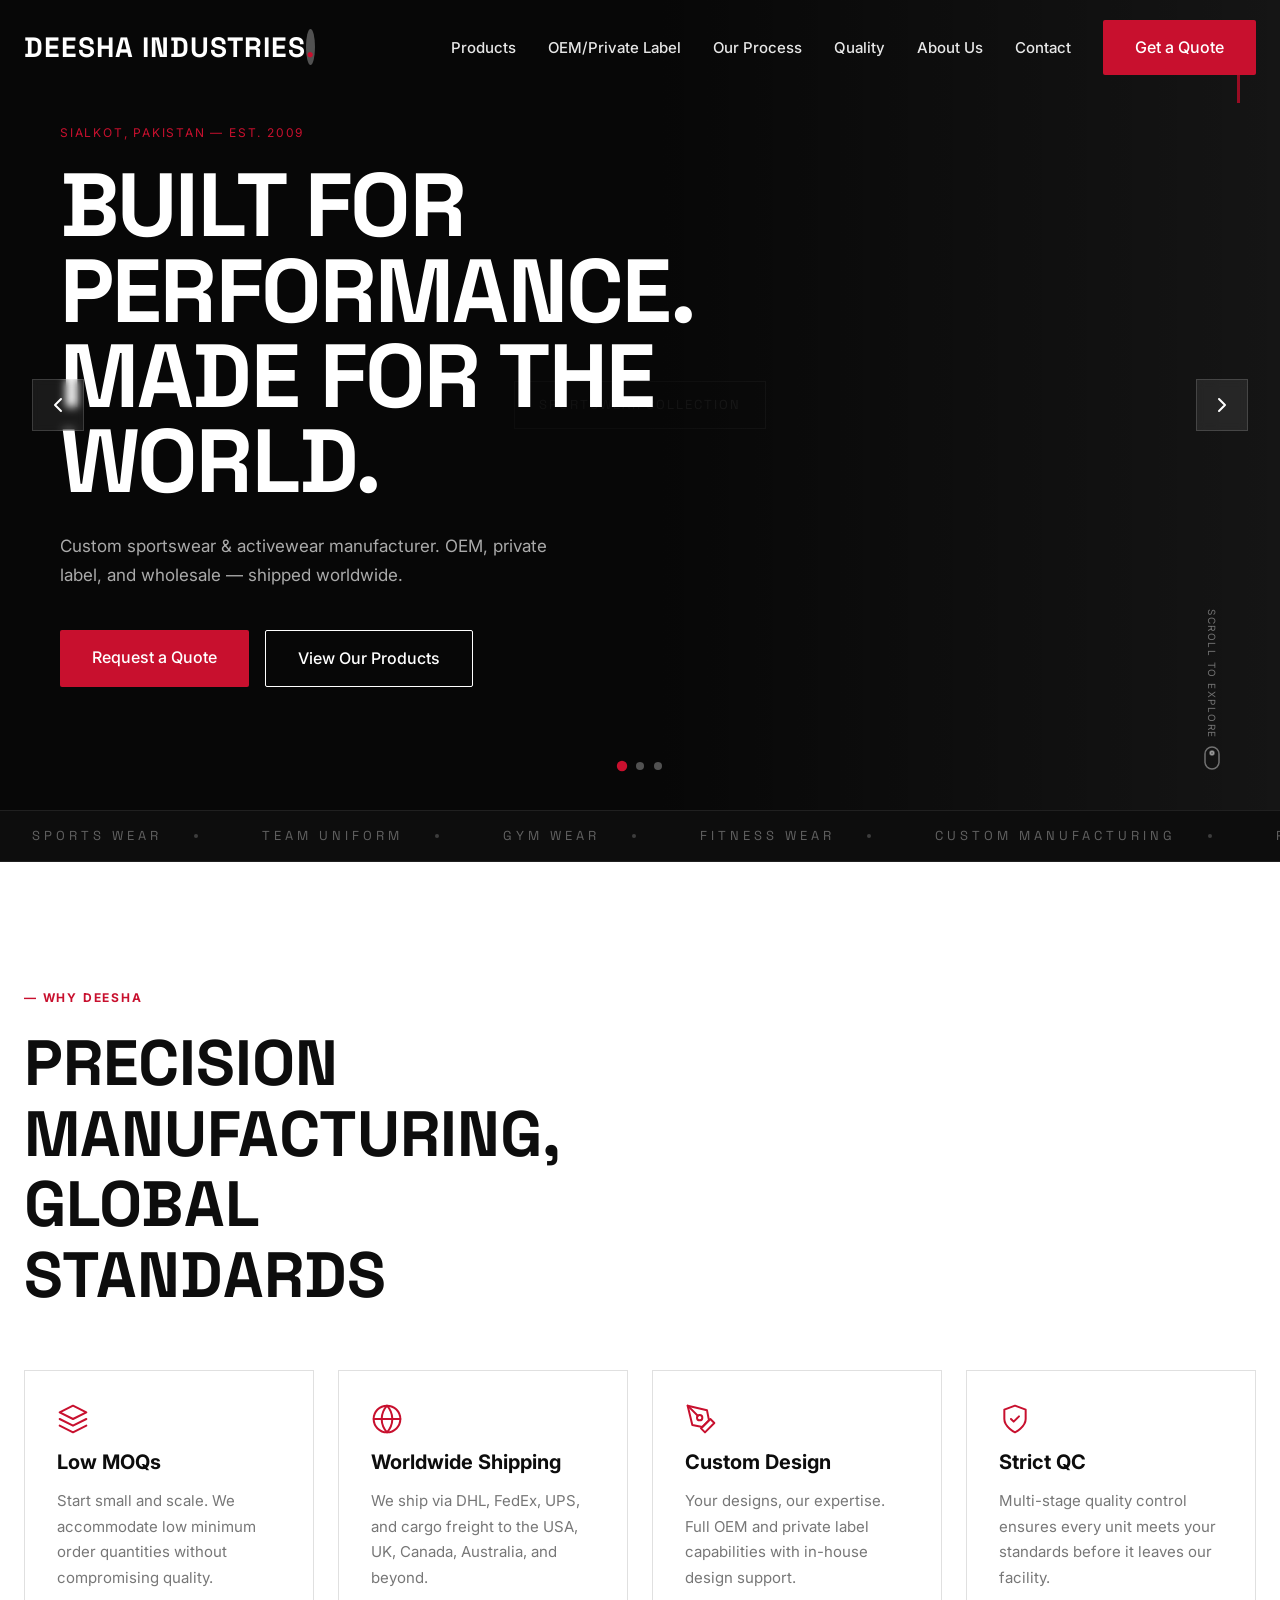
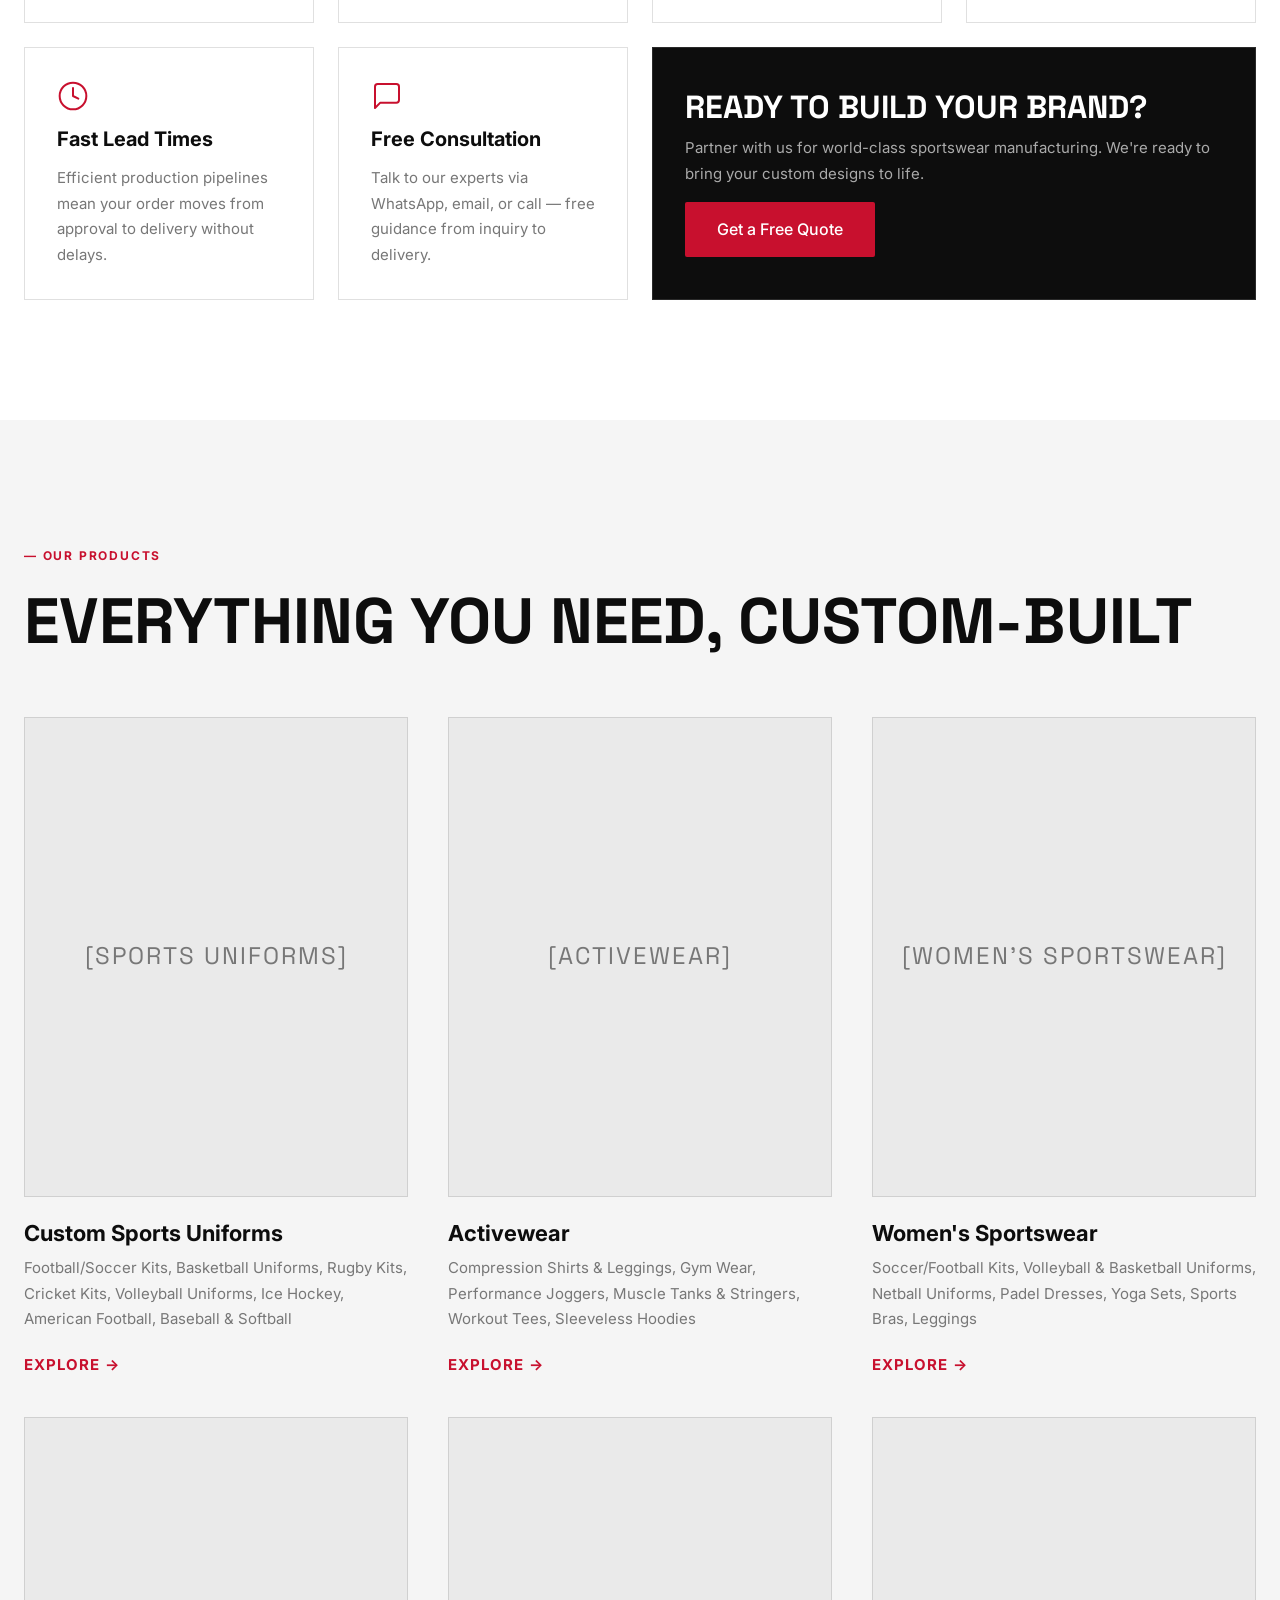
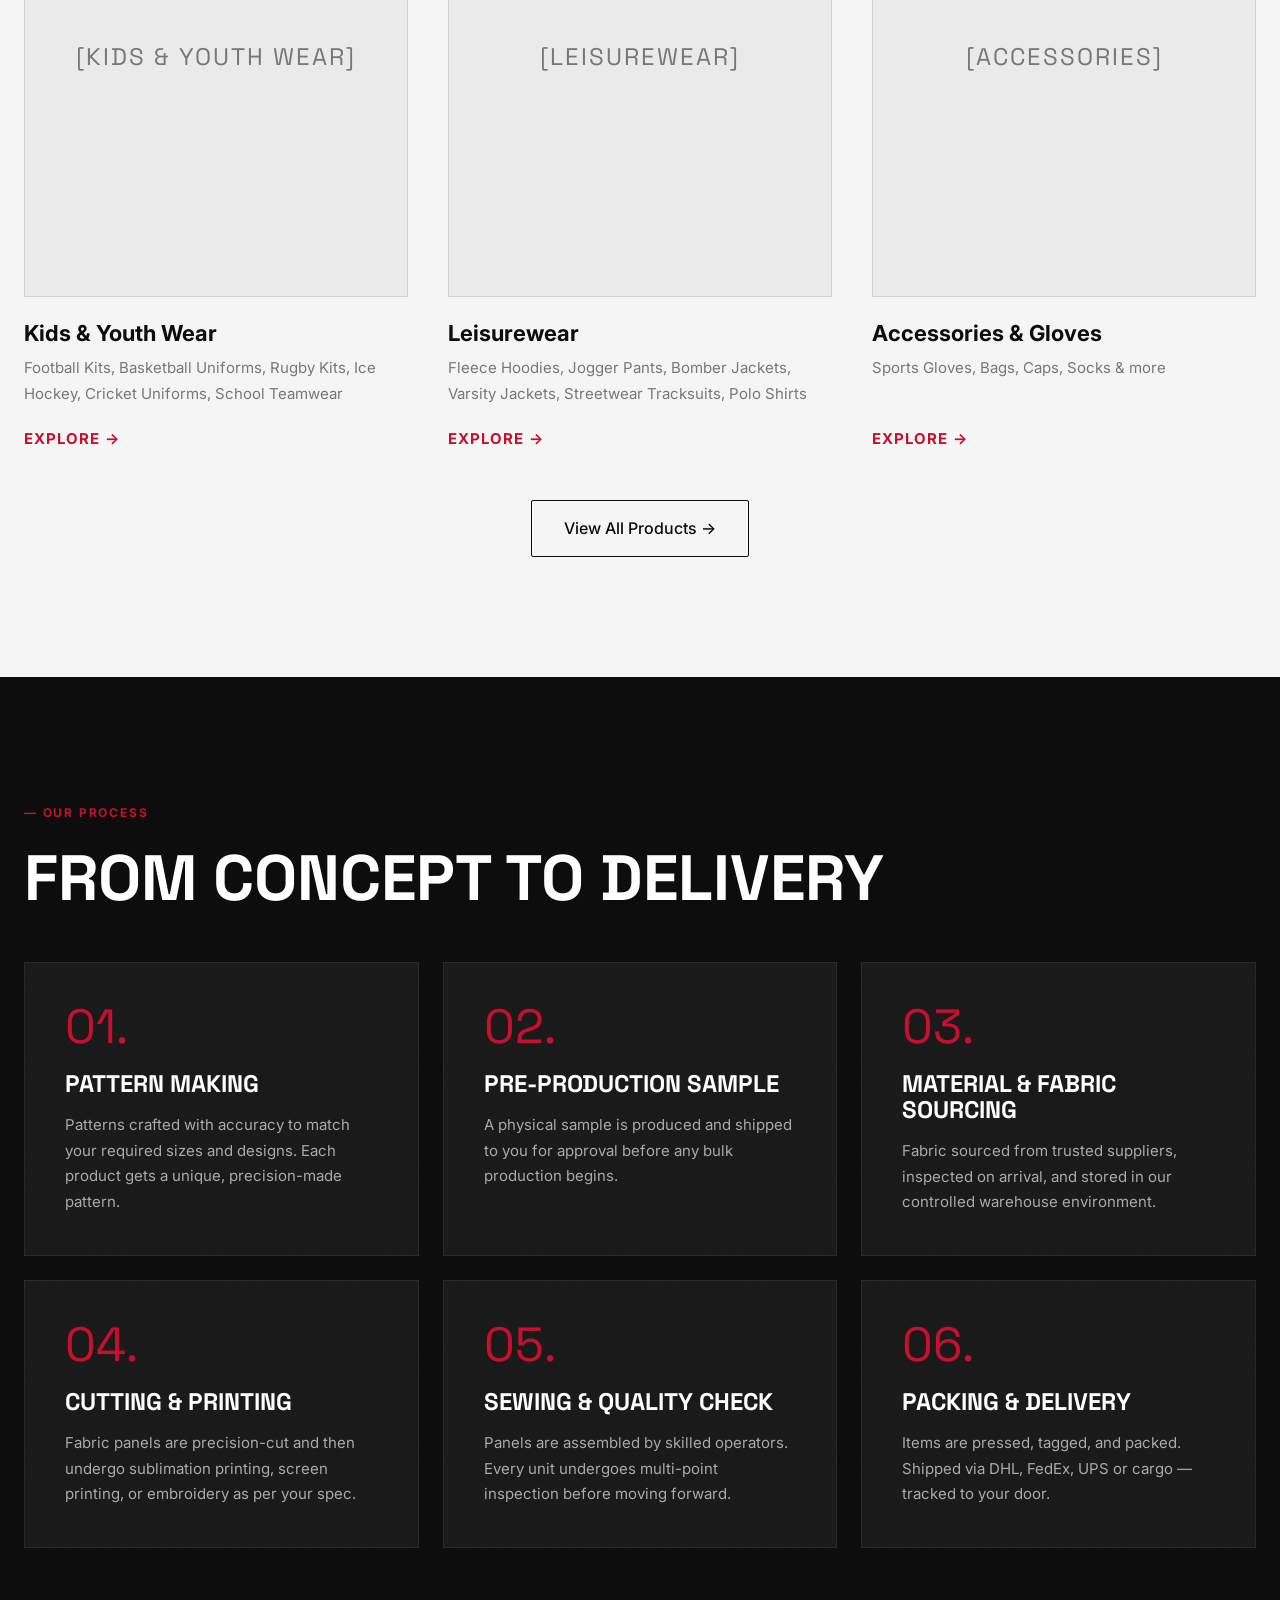
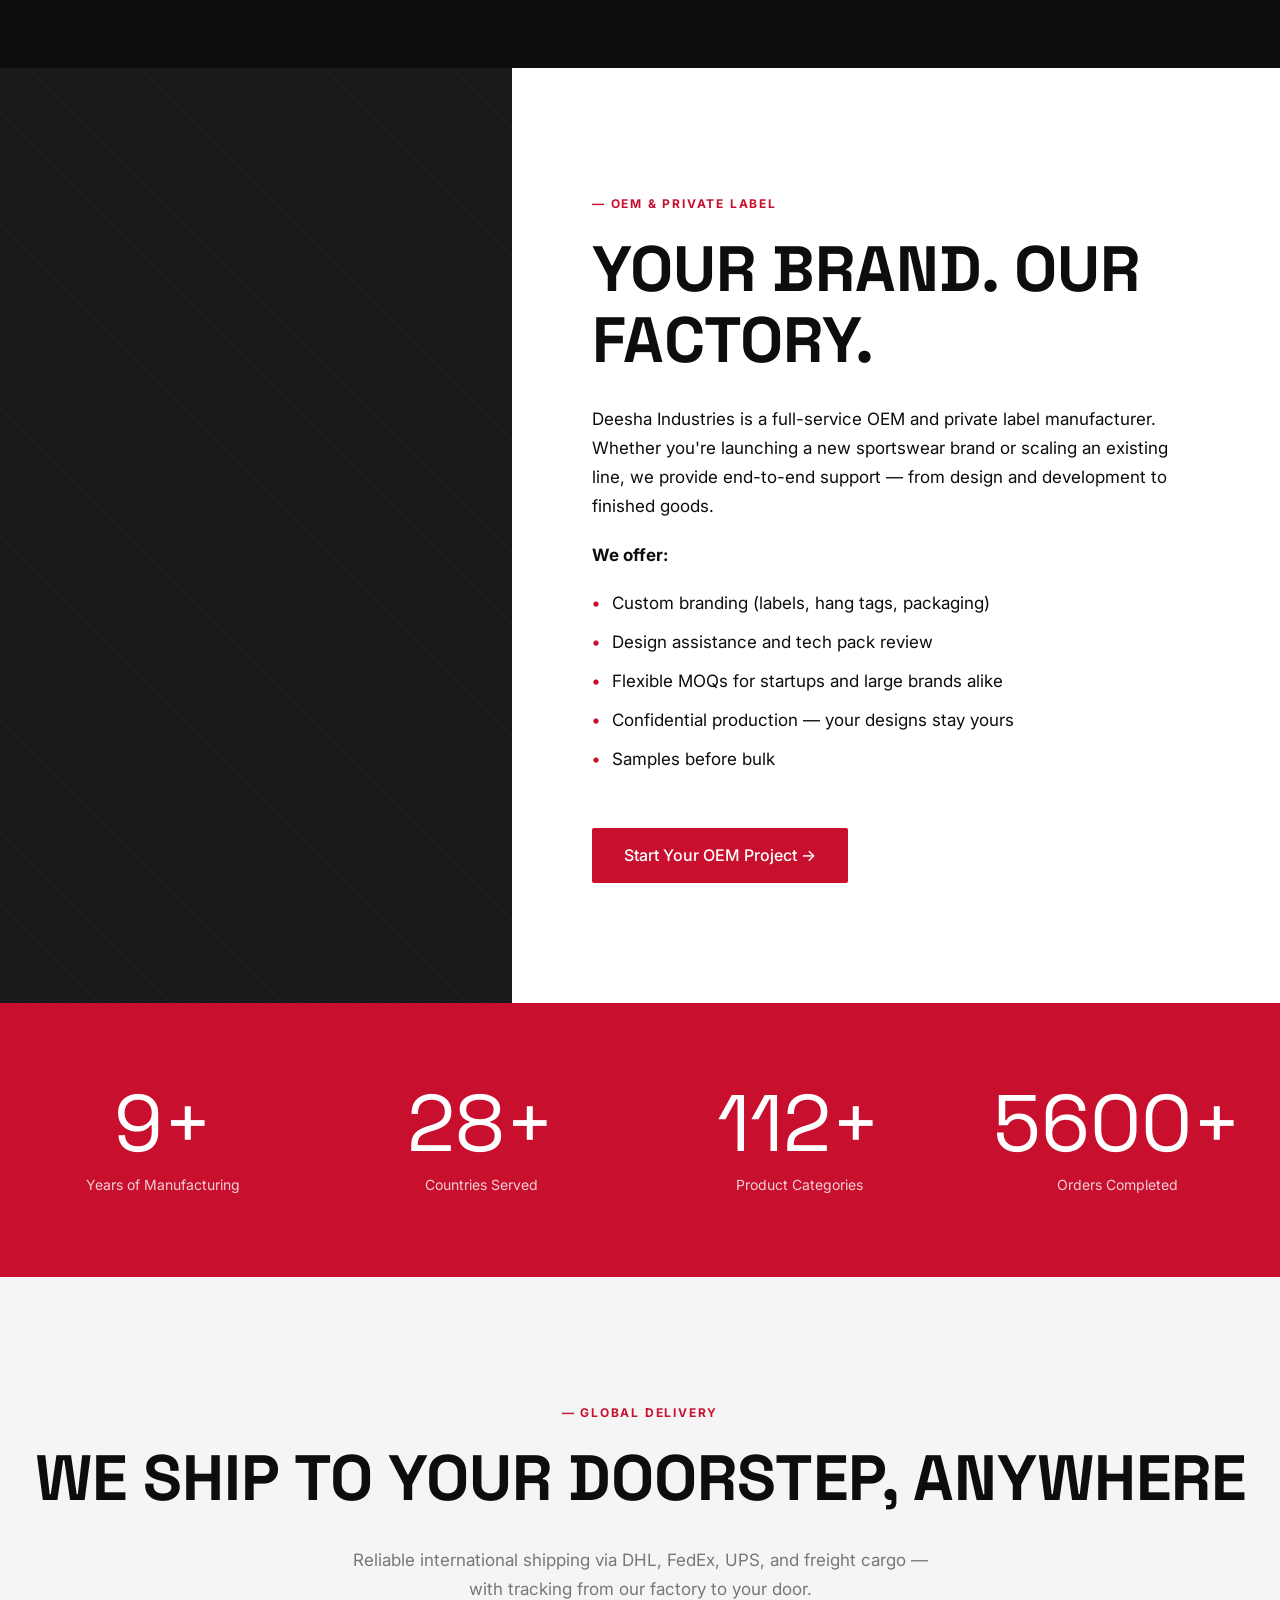
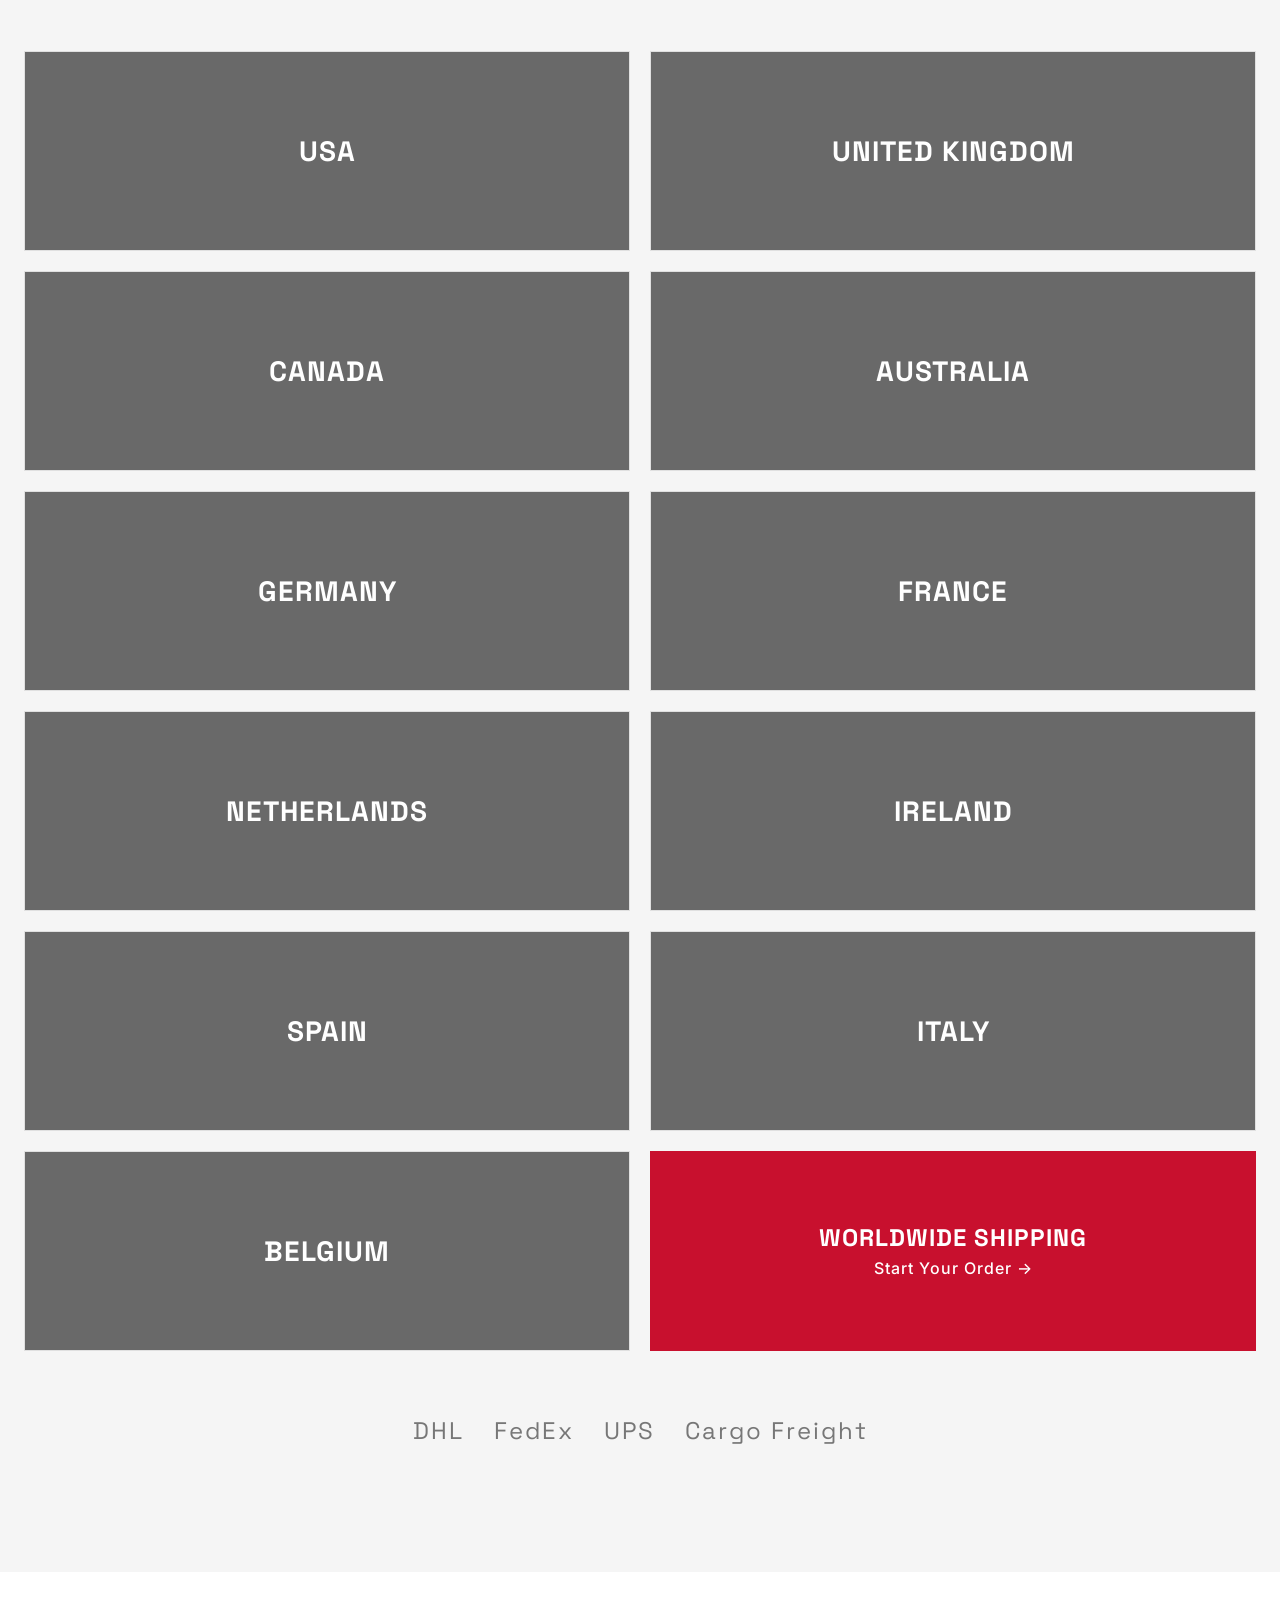
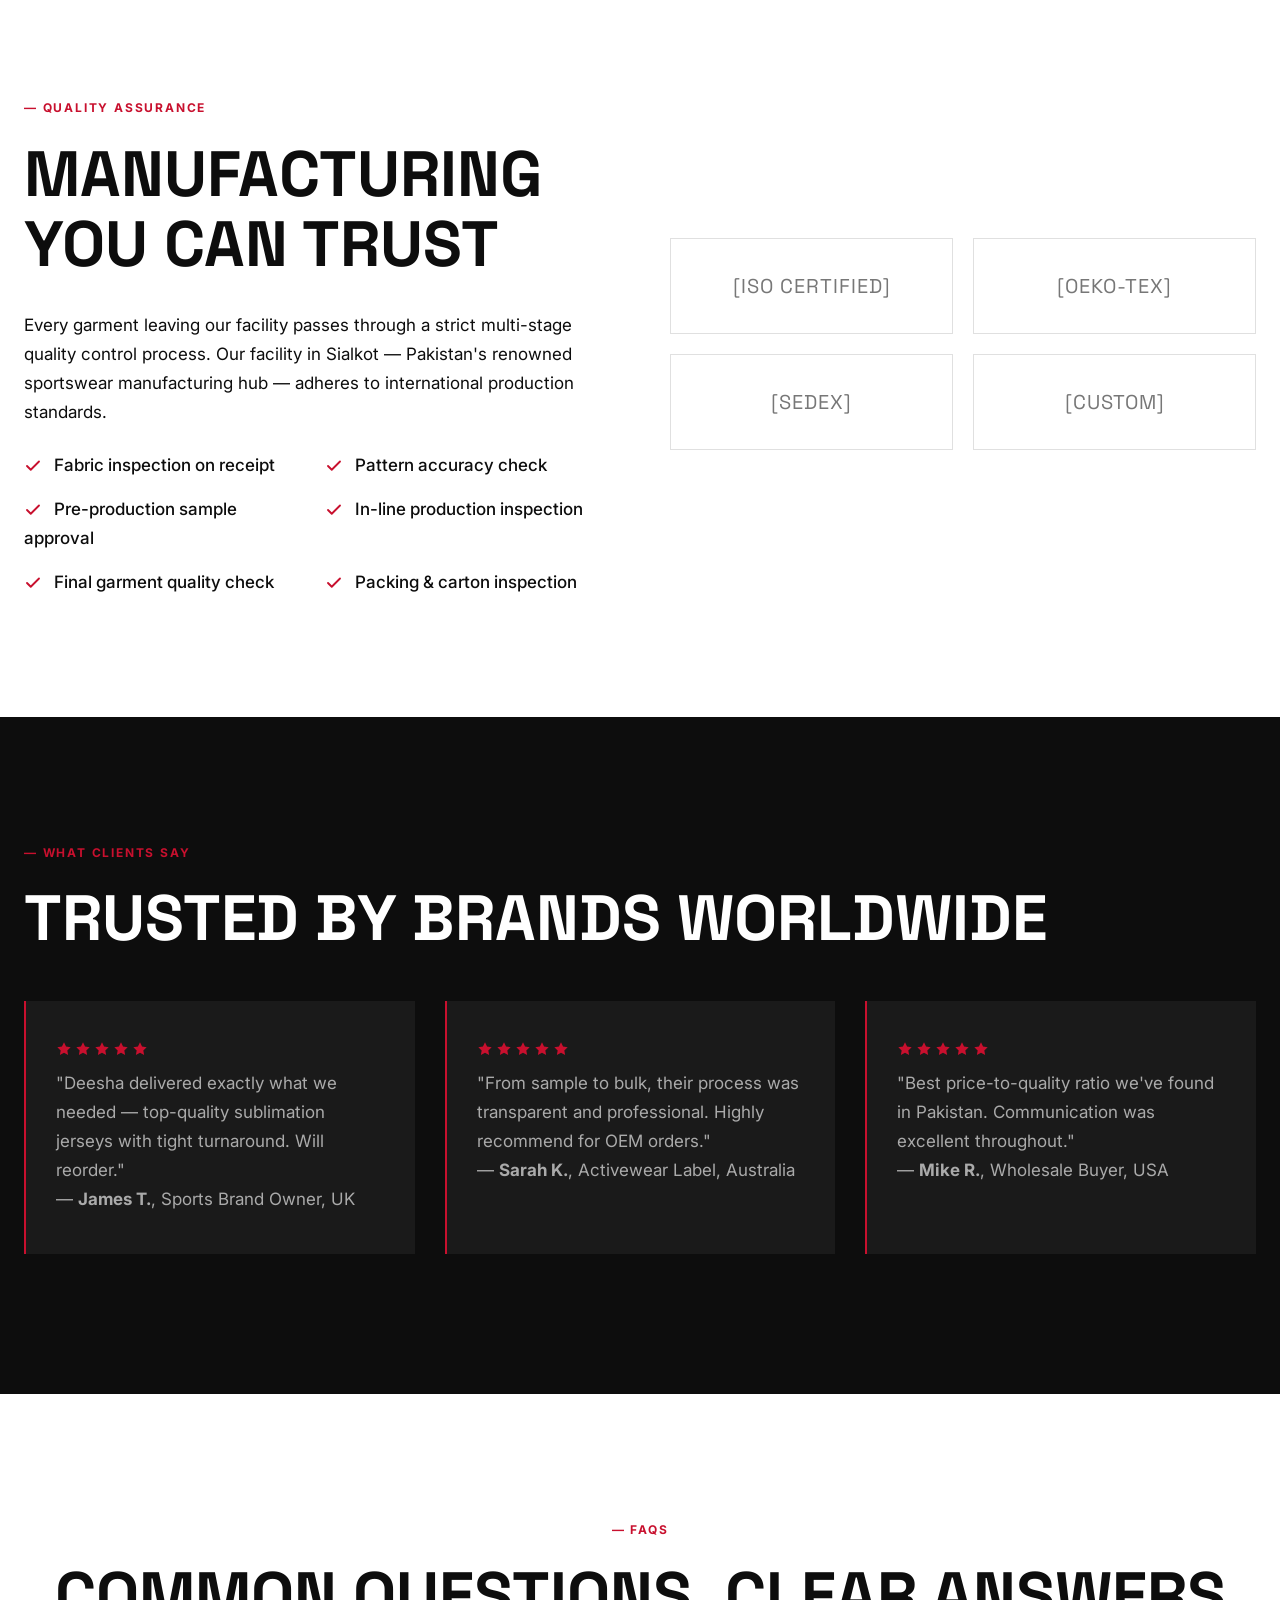
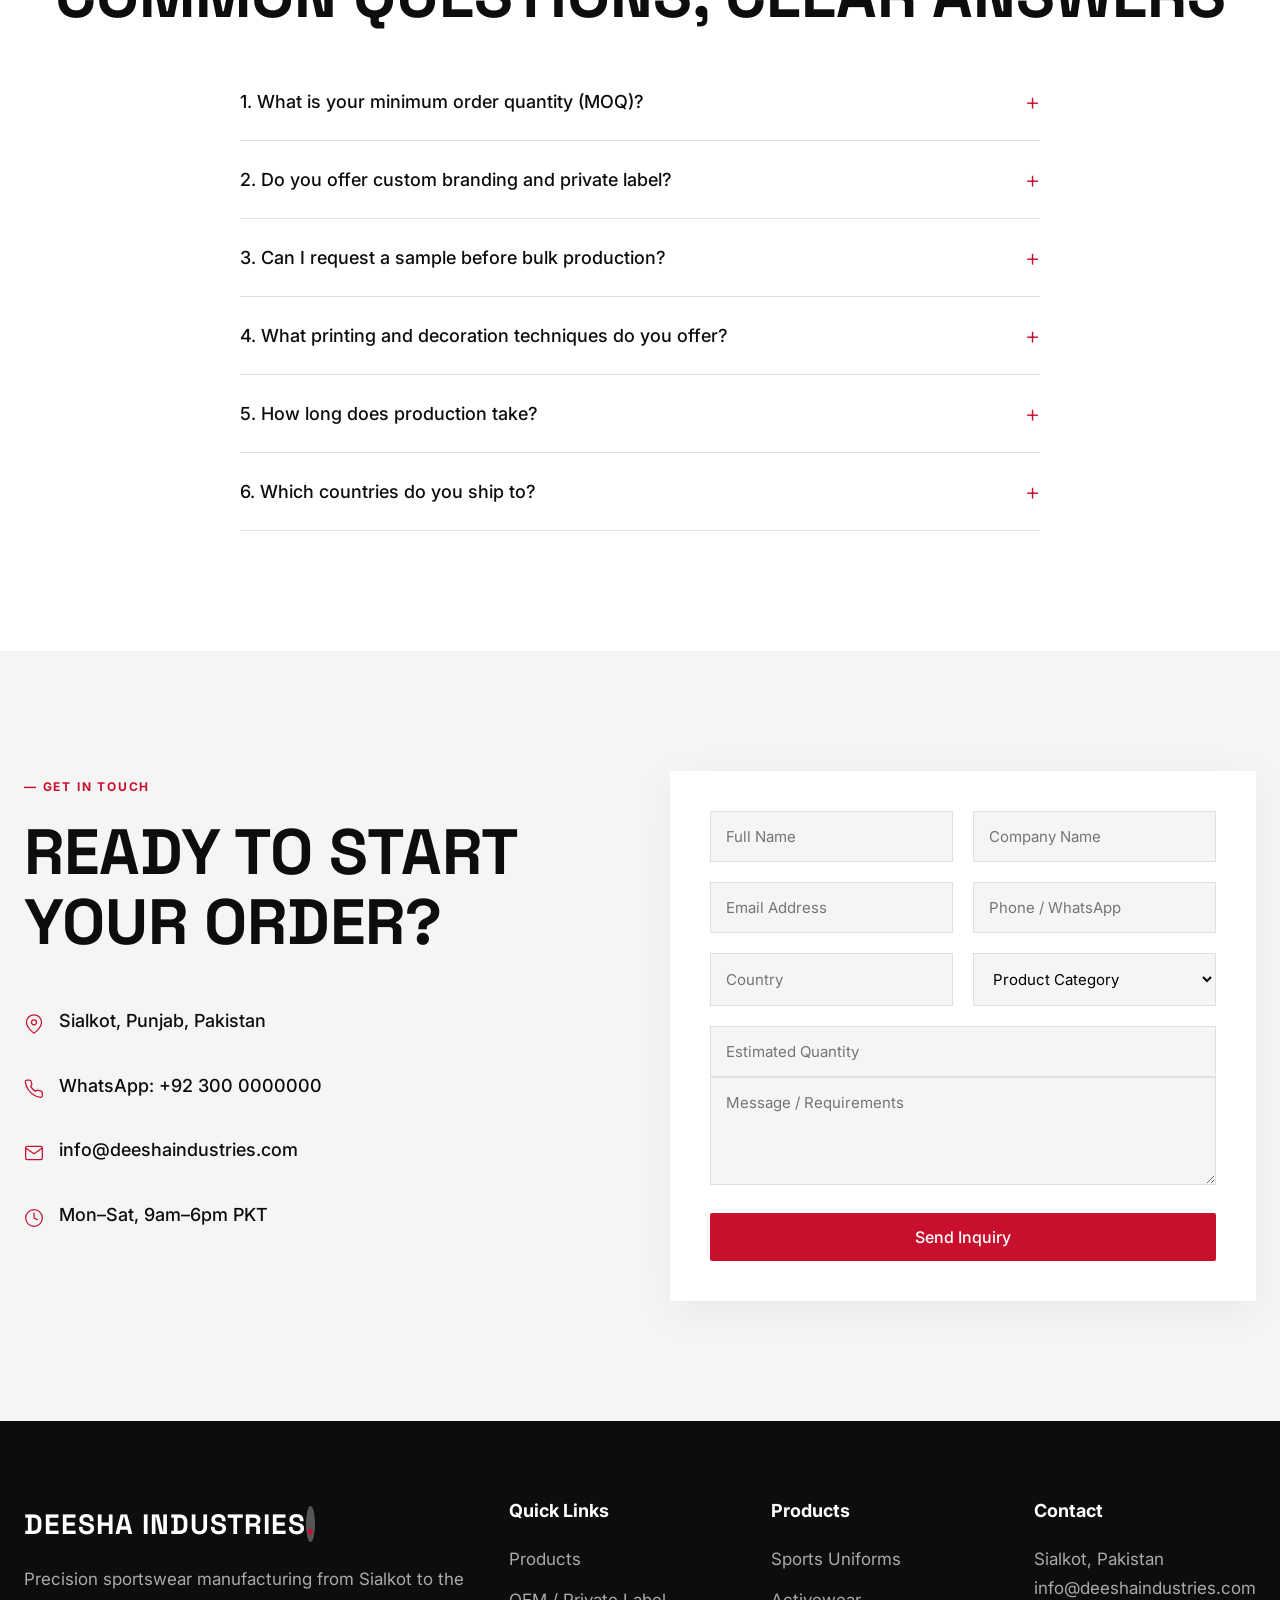
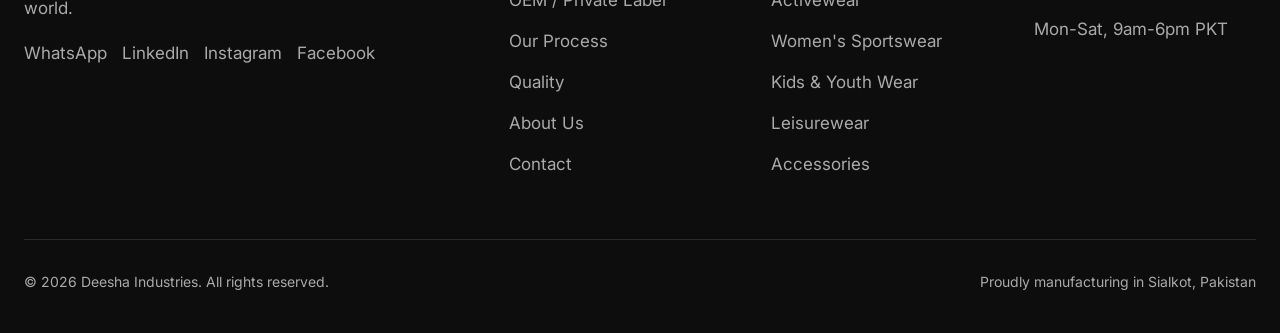
<file: index.html>
<!DOCTYPE html>
<html lang="en">
<head>
    <meta charset="UTF-8">
    <meta name="viewport" content="width=device-width, initial-scale=1.0">
    <meta name="description" content="Deesha Industries - Custom sportswear & activewear manufacturer in Sialkot, Pakistan. OEM, private label, and wholesale production — shipped worldwide.">
    <meta property="og:title" content="Deesha Industries - Premium Sportswear Manufacturer">
    <title>Deesha Industries | Sportswear Manufacturer</title>
    
    <link rel="preconnect" href="https://fonts.googleapis.com">
    <link rel="preconnect" href="https://fonts.gstatic.com" crossorigin>
    <link href="https://fonts.googleapis.com/css2?family=Space+Grotesk:wght@400;500;600;700&family=Inter:wght@400;500;600&display=swap" rel="stylesheet">
    
    <link rel="stylesheet" href="style.css">
</head>
<body>

    <!-- Navigation -->
    <nav id="navbar">
        <div class="nav-container">
            <a href="#" class="logo">DEESHA INDUSTRIES<span class="dot">.</span></a>
            
            <div class="nav-links">
                <a href="#products">Products</a>
                <a href="#oem">OEM/Private Label</a>
                <a href="#process">Our Process</a>
                <a href="#quality">Quality</a>
                <a href="#about">About Us</a>
                <a href="#contact">Contact</a>
                <a href="#contact" class="btn btn-primary nav-btn">Get a Quote</a>
            </div>

            <button class="hamburger" aria-label="Toggle menu">
                <span></span>
                <span></span>
                <span></span>
            </button>
        </div>
    </nav>

    <!-- Mobile Nav Overlay -->
    <div class="mobile-nav-overlay">
        <div class="mobile-nav-links">
            <a href="#products">Products</a>
            <a href="#oem">OEM/Private Label</a>
            <a href="#process">Our Process</a>
            <a href="#quality">Quality</a>
            <a href="#about">About Us</a>
            <a href="#contact">Contact</a>
            <a href="#contact" class="btn btn-primary">Get a Quote</a>
        </div>
    </div>

    <!-- Hero Section -->
    <section id="hero" class="hero-slider">
        <div class="slider-wrapper">
      
          <!-- Slide 1 -->
          <div class="slide active" style="background-color: #0D0D0D;">
            <div class="slide-overlay"></div>
            <div class="slide-content">
              <span class="slide-eyebrow">Sialkot, Pakistan — Est. 2009</span>
              <h1 class="slide-headline">BUILT FOR<br>PERFORMANCE.<br>MADE FOR THE WORLD.</h1>
              <p class="slide-sub">Custom sportswear & activewear manufacturer. OEM, private label, and wholesale — shipped worldwide.</p>
              <div class="slide-ctas">
                <a href="#contact" class="btn btn-primary">Request a Quote</a>
                <a href="#products" class="btn btn-ghost">View Our Products</a>
              </div>
            </div>
            <!-- Placeholder image block (client replaces with real <img>) -->
            <div class="slide-bg-placeholder" data-label="SPORTSWEAR COLLECTION"></div>
          </div>
      
          <!-- Slide 2 -->
          <div class="slide" style="background-color: #111111;">
            <div class="slide-overlay"></div>
            <div class="slide-content">
              <span class="slide-eyebrow">OEM & Private Label</span>
              <h1 class="slide-headline">YOUR BRAND.<br>OUR FACTORY.</h1>
              <p class="slide-sub">End-to-end OEM manufacturing with custom branding, low MOQs, and pre-production samples.</p>
              <div class="slide-ctas">
                <a href="#oem" class="btn btn-primary">Explore OEM</a>
                <a href="#contact" class="btn btn-ghost">Get in Touch</a>
              </div>
            </div>
            <div class="slide-bg-placeholder" data-label="OEM MANUFACTURING"></div>
          </div>
      
          <!-- Slide 3 -->
          <div class="slide" style="background-color: #0A0A0A;">
            <div class="slide-overlay"></div>
            <div class="slide-content">
              <span class="slide-eyebrow">Global Delivery</span>
              <h1 class="slide-headline">QUALITY THAT<br>SHIPS WORLDWIDE.</h1>
              <p class="slide-sub">Strict multi-stage QC. Shipped via DHL, FedEx, UPS — from our facility in Sialkot to your doorstep.</p>
              <div class="slide-ctas">
                <a href="#process" class="btn btn-primary">Our Process</a>
                <a href="#quality" class="btn btn-ghost">Quality Assurance</a>
              </div>
            </div>
            <div class="slide-bg-placeholder" data-label="WORLDWIDE SHIPPING"></div>
          </div>
      
        </div><!-- /.slider-wrapper -->
      
        <!-- Prev / Next Arrows -->
        <button class="slider-arrow slider-prev" aria-label="Previous slide">
          <svg width="24" height="24" viewBox="0 0 24 24" fill="none" stroke="currentColor" stroke-width="2" stroke-linecap="round" stroke-linejoin="round">
            <polyline points="15 18 9 12 15 6"></polyline>
          </svg>
        </button>
        <button class="slider-arrow slider-next" aria-label="Next slide">
          <svg width="24" height="24" viewBox="0 0 24 24" fill="none" stroke="currentColor" stroke-width="2" stroke-linecap="round" stroke-linejoin="round">
            <polyline points="9 18 15 12 9 6"></polyline>
          </svg>
        </button>
      
        <!-- Dot Indicators -->
        <div class="slider-dots">
          <button class="dot active" aria-label="Slide 1"></button>
          <button class="dot" aria-label="Slide 2"></button>
          <button class="dot" aria-label="Slide 3"></button>
        </div>
      
        <!-- Scroll indicator -->
        <div class="scroll-indicator">
          <span>SCROLL TO EXPLORE</span>
          <svg width="16" height="24" viewBox="0 0 16 24" fill="none" stroke="currentColor" stroke-width="1.5">
            <rect x="1" y="1" width="14" height="22" rx="7"/>
            <circle cx="8" cy="7" r="2" fill="currentColor" class="scroll-dot"/>
          </svg>
        </div>
      
      </section>

    <!-- Marquee Ticker -->
    <div class="marquee-section">
        <div class="marquee-track">
            <!-- Double items for seamless loop -->
            <div class="marquee-item">Sports Wear <span class="dot"></span></div>
            <div class="marquee-item">Team Uniform <span class="dot"></span></div>
            <div class="marquee-item">Gym Wear <span class="dot"></span></div>
            <div class="marquee-item">Fitness Wear <span class="dot"></span></div>
            <div class="marquee-item">Custom Manufacturing <span class="dot"></span></div>
            <div class="marquee-item">Private Label <span class="dot"></span></div>
            <div class="marquee-item">OEM / ODM <span class="dot"></span></div>
            <div class="marquee-item">Sublimation Print <span class="dot"></span></div>
            <div class="marquee-item">Sports Wear <span class="dot"></span></div>
            <div class="marquee-item">Team Uniform <span class="dot"></span></div>
            <div class="marquee-item">Gym Wear <span class="dot"></span></div>
            <div class="marquee-item">Fitness Wear <span class="dot"></span></div>
            <div class="marquee-item">Custom Manufacturing <span class="dot"></span></div>
            <div class="marquee-item">Private Label <span class="dot"></span></div>
            <div class="marquee-item">OEM / ODM <span class="dot"></span></div>
            <div class="marquee-item">Sublimation Print <span class="dot"></span></div>
        </div>
    </div>

    <!-- Why Choose Us -->
    <section id="about" class="why-us section-padding">
        <div class="container">
            <span class="section-label">— WHY DEESHA</span>
            <h2 class="fade-up">Precision Manufacturing, Global Standards</h2>
            
            <div class="features-grid">
                <div class="feature-card fade-up">
                    <span class="icon">
                        <svg class="section-icon" viewBox="0 0 24 24" fill="none" stroke="currentColor" stroke-width="1.5" stroke-linecap="round" stroke-linejoin="round">
                          <polygon points="12 2 2 7 12 12 22 7 12 2"/><polyline points="2 17 12 22 22 17"/><polyline points="2 12 12 17 22 12"/>
                        </svg>
                    </span>
                    <h3>Low MOQs</h3>
                    <p>Start small and scale. We accommodate low minimum order quantities without compromising quality.</p>
                </div>
                <div class="feature-card fade-up delay-1">
                    <span class="icon">
                        <svg class="section-icon" viewBox="0 0 24 24" fill="none" stroke="currentColor" stroke-width="1.5" stroke-linecap="round" stroke-linejoin="round">
                          <circle cx="12" cy="12" r="10"/><line x1="2" y1="12" x2="22" y2="12"/><path d="M12 2a15.3 15.3 0 0 1 4 10 15.3 15.3 0 0 1-4 10 15.3 15.3 0 0 1-4-10 15.3 15.3 0 0 1 4-10z"/>
                        </svg>
                    </span>
                    <h3>Worldwide Shipping</h3>
                    <p>We ship via DHL, FedEx, UPS, and cargo freight to the USA, UK, Canada, Australia, and beyond.</p>
                </div>
                <div class="feature-card fade-up delay-2">
                    <span class="icon">
                        <svg class="section-icon" viewBox="0 0 24 24" fill="none" stroke="currentColor" stroke-width="1.5" stroke-linecap="round" stroke-linejoin="round">
                          <path d="M12 19l7-7 3 3-7 7-3-3z"/><path d="M18 13l-1.5-7.5L2 2l3.5 14.5L13 18l5-5z"/><path d="M2 2l7.586 7.586"/><circle cx="11" cy="11" r="2"/>
                        </svg>
                    </span>
                    <h3>Custom Design</h3>
                    <p>Your designs, our expertise. Full OEM and private label capabilities with in-house design support.</p>
                </div>
                <div class="feature-card fade-up delay-3">
                    <span class="icon">
                        <svg class="section-icon" viewBox="0 0 24 24" fill="none" stroke="currentColor" stroke-width="1.5" stroke-linecap="round" stroke-linejoin="round">
                          <path d="M12 22s8-4 8-10V5l-8-3-8 3v7c0 6 8 10 8 10z"/><polyline points="9 12 11 14 15 10"/>
                        </svg>
                    </span>
                    <h3>Strict QC</h3>
                    <p>Multi-stage quality control ensures every unit meets your standards before it leaves our facility.</p>
                </div>
                <div class="feature-card fade-up">
                    <span class="icon">
                        <svg class="section-icon" viewBox="0 0 24 24" fill="none" stroke="currentColor" stroke-width="1.5" stroke-linecap="round" stroke-linejoin="round">
                          <circle cx="12" cy="12" r="10"/><polyline points="12 6 12 12 16 14"/>
                        </svg>
                    </span>
                    <h3>Fast Lead Times</h3>
                    <p>Efficient production pipelines mean your order moves from approval to delivery without delays.</p>
                </div>
                <div class="feature-card fade-up delay-1">
                    <span class="icon">
                        <svg class="section-icon" viewBox="0 0 24 24" fill="none" stroke="currentColor" stroke-width="1.5" stroke-linecap="round" stroke-linejoin="round">
                          <path d="M21 15a2 2 0 0 1-2 2H7l-4 4V5a2 2 0 0 1 2-2h14a2 2 0 0 1 2 2z"/>
                        </svg>
                    </span>
                    <h3>Free Consultation</h3>
                    <p>Talk to our experts via WhatsApp, email, or call — free guidance from inquiry to delivery.</p>
                </div>
                
                <div class="feature-card fade-up delay-2 cta-feature-card">
                    <h3>Ready to build your brand?</h3>
                    <p>Partner with us for world-class sportswear manufacturing. We're ready to bring your custom designs to life.</p>
                    <a href="#contact" class="btn btn-primary mt-3">Get a Free Quote</a>
                </div>
            </div>
        </div>
    </section>

    <!-- Products Grid -->
    <section id="products" class="products section-padding">
        <div class="container">
            <span class="section-label">— OUR PRODUCTS</span>
            <h2 class="fade-up">Everything You Need, Custom-Built</h2>
            
            <div class="products-grid">
                <div class="product-card fade-up">
                    <div class="product-img placeholder-box light">
                        <span>[SPORTS UNIFORMS]</span>
                    </div>
                    <h3>Custom Sports Uniforms</h3>
                    <p>Football/Soccer Kits, Basketball Uniforms, Rugby Kits, Cricket Kits, Volleyball Uniforms, Ice Hockey, American Football, Baseball & Softball</p>
                    <a href="#" class="explore-link">Explore →</a>
                </div>
                <div class="product-card fade-up delay-1">
                    <div class="product-img placeholder-box light">
                        <span>[ACTIVEWEAR]</span>
                    </div>
                    <h3>Activewear</h3>
                    <p>Compression Shirts & Leggings, Gym Wear, Performance Joggers, Muscle Tanks & Stringers, Workout Tees, Sleeveless Hoodies</p>
                    <a href="#" class="explore-link">Explore →</a>
                </div>
                <div class="product-card fade-up delay-2">
                    <div class="product-img placeholder-box light">
                        <span>[WOMEN'S SPORTSWEAR]</span>
                    </div>
                    <h3>Women's Sportswear</h3>
                    <p>Soccer/Football Kits, Volleyball & Basketball Uniforms, Netball Uniforms, Padel Dresses, Yoga Sets, Sports Bras, Leggings</p>
                    <a href="#" class="explore-link">Explore →</a>
                </div>
                <div class="product-card fade-up">
                    <div class="product-img placeholder-box light">
                        <span>[KIDS & YOUTH WEAR]</span>
                    </div>
                    <h3>Kids & Youth Wear</h3>
                    <p>Football Kits, Basketball Uniforms, Rugby Kits, Ice Hockey, Cricket Uniforms, School Teamwear</p>
                    <a href="#" class="explore-link">Explore →</a>
                </div>
                <div class="product-card fade-up delay-1">
                    <div class="product-img placeholder-box light">
                        <span>[LEISUREWEAR]</span>
                    </div>
                    <h3>Leisurewear</h3>
                    <p>Fleece Hoodies, Jogger Pants, Bomber Jackets, Varsity Jackets, Streetwear Tracksuits, Polo Shirts</p>
                    <a href="#" class="explore-link">Explore →</a>
                </div>
                <div class="product-card fade-up delay-2">
                    <div class="product-img placeholder-box light">
                        <span>[ACCESSORIES]</span>
                    </div>
                    <h3>Accessories & Gloves</h3>
                    <p>Sports Gloves, Bags, Caps, Socks & more</p>
                    <a href="#" class="explore-link">Explore →</a>
                </div>
            </div>
            
            <div class="text-center mt-5 fade-up">
                <a href="#" class="btn btn-ghost dark-text">View All Products →</a>
            </div>
        </div>
    </section>

    <!-- How We Work -->
    <section id="process" class="process section-padding dark-section">
        <div class="container">
            <span class="section-label dark">— OUR PROCESS</span>
            <h2 class="fade-up text-white">From Concept to Delivery</h2>
            
            <div class="process-grid mt-5">
                <div class="process-card fade-up">
                    <div class="step-num">01.</div>
                    <h3>Pattern Making</h3>
                    <p>Patterns crafted with accuracy to match your required sizes and designs. Each product gets a unique, precision-made pattern.</p>
                </div>
                <div class="process-card fade-up delay-1">
                    <div class="step-num">02.</div>
                    <h3>Pre-Production Sample</h3>
                    <p>A physical sample is produced and shipped to you for approval before any bulk production begins.</p>
                </div>
                <div class="process-card fade-up delay-2">
                    <div class="step-num">03.</div>
                    <h3>Material & Fabric Sourcing</h3>
                    <p>Fabric sourced from trusted suppliers, inspected on arrival, and stored in our controlled warehouse environment.</p>
                </div>
                <div class="process-card fade-up">
                    <div class="step-num">04.</div>
                    <h3>Cutting & Printing</h3>
                    <p>Fabric panels are precision-cut and then undergo sublimation printing, screen printing, or embroidery as per your spec.</p>
                </div>
                <div class="process-card fade-up delay-1">
                    <div class="step-num">05.</div>
                    <h3>Sewing & Quality Check</h3>
                    <p>Panels are assembled by skilled operators. Every unit undergoes multi-point inspection before moving forward.</p>
                </div>
                <div class="process-card fade-up delay-2">
                    <div class="step-num">06.</div>
                    <h3>Packing & Delivery</h3>
                    <p>Items are pressed, tagged, and packed. Shipped via DHL, FedEx, UPS or cargo — tracked to your door.</p>
                </div>
            </div>
        </div>
    </section>

    <!-- OEM / Private Label -->
    <section id="oem" class="oem">
        <div class="oem-split">
            <div class="oem-dark"></div>
            <div class="oem-content section-padding fade-up">
                <span class="section-label">— OEM & PRIVATE LABEL</span>
                <h2>Your Brand. Our Factory.</h2>
                <p>Deesha Industries is a full-service OEM and private label manufacturer. Whether you're launching a new sportswear brand or scaling an existing line, we provide end-to-end support — from design and development to finished goods.</p>
                
                <p><strong>We offer:</strong></p>
                <ul>
                    <li>Custom branding (labels, hang tags, packaging)</li>
                    <li>Design assistance and tech pack review</li>
                    <li>Flexible MOQs for startups and large brands alike</li>
                    <li>Confidential production — your designs stay yours</li>
                    <li>Samples before bulk</li>
                </ul>
                
                <a href="#contact" class="btn btn-primary mt-4">Start Your OEM Project →</a>
            </div>
        </div>
    </section>

    <!-- Stats -->
    <section class="stats">
        <div class="container">
            <div class="stats-grid" id="stats-counter">
                <div class="stat-item">
                    <div class="stat-num"><span class="counter" data-target="15">0</span>+</div>
                    <div class="stat-label">Years of Manufacturing</div>
                </div>
                <div class="stat-item">
                    <div class="stat-num"><span class="counter" data-target="50">0</span>+</div>
                    <div class="stat-label">Countries Served</div>
                </div>
                <div class="stat-item">
                    <div class="stat-num"><span class="counter" data-target="200">0</span>+</div>
                    <div class="stat-label">Product Categories</div>
                </div>
                <div class="stat-item">
                    <div class="stat-num"><span class="counter" data-target="10000">0</span>+</div>
                    <div class="stat-label">Orders Completed</div>
                </div>
            </div>
        </div>
    </section>

    <!-- Global Shipping -->
    <section class="shipping section-padding">
        <div class="container fade-up">
            <span class="section-label">— GLOBAL DELIVERY</span>
            <h2>We Ship to Your Doorstep, Anywhere</h2>
            <p class="subtext">Reliable international shipping via DHL, FedEx, UPS, and freight cargo — with tracking from our factory to your door.</p>
            
            <div class="country-grid mt-5">
                <div class="country-card" style="background-image: url('https://images.unsplash.com/photo-1485738422979-f5c462d49f74?auto=format&fit=crop&w=800&q=80');">
                    <div class="country-overlay"></div>
                    <h3>USA</h3>
                </div>
                <div class="country-card" style="background-image: url('https://images.unsplash.com/photo-1513635269975-59663e0ac1ad?auto=format&fit=crop&w=800&q=80');">
                    <div class="country-overlay"></div>
                    <h3>United Kingdom</h3>
                </div>
                <div class="country-card" style="background-image: url('https://images.unsplash.com/photo-1503614472-8c93d56e92ce?auto=format&fit=crop&w=800&q=80');">
                    <div class="country-overlay"></div>
                    <h3>Canada</h3>
                </div>
                <div class="country-card" style="background-image: url('https://images.unsplash.com/photo-1523482580672-f109ba8cb9be?auto=format&fit=crop&w=800&q=80');">
                    <div class="country-overlay"></div>
                    <h3>Australia</h3>
                </div>
                <div class="country-card" style="background-image: url('https://images.unsplash.com/photo-1528728329032-2972f65dfb3f?auto=format&fit=crop&w=800&q=80');">
                    <div class="country-overlay"></div>
                    <h3>Germany</h3>
                </div>
                <div class="country-card" style="background-image: url('https://images.unsplash.com/photo-1502602898657-3e91760cbb34?auto=format&fit=crop&w=800&q=80');">
                    <div class="country-overlay"></div>
                    <h3>France</h3>
                </div>
                <div class="country-card" style="background-image: url('https://images.unsplash.com/photo-1512470876302-972faa2aa9a4?auto=format&fit=crop&w=800&q=80');">
                    <div class="country-overlay"></div>
                    <h3>Netherlands</h3>
                </div>
                <div class="country-card" style="background-image: url('https://images.unsplash.com/photo-1590089415225-401ed6f9db8e?auto=format&fit=crop&w=800&q=80');">
                    <div class="country-overlay"></div>
                    <h3>Ireland</h3>
                </div>
                <div class="country-card" style="background-image: url('https://images.unsplash.com/photo-1543783207-ec64e4d95325?auto=format&fit=crop&w=800&q=80');">
                    <div class="country-overlay"></div>
                    <h3>Spain</h3>
                </div>
                <div class="country-card" style="background-image: url('https://images.unsplash.com/photo-1523906834658-6e24ef2386f9?auto=format&fit=crop&w=800&q=80');">
                    <div class="country-overlay"></div>
                    <h3>Italy</h3>
                </div>
                <div class="country-card" style="background-image: url('https://images.unsplash.com/photo-1563288463-7eb66fc6b45a?auto=format&fit=crop&w=800&q=80');">
                    <div class="country-overlay"></div>
                    <h3>Belgium</h3>
                </div>
                <a href="#contact" class="country-card cta-card">
                    <h3>Worldwide Shipping<br><span class="cta-text">Start Your Order →</span></h3>
                </a>
            </div>
            
            <div class="partners mt-5">
                <span class="partner-badge">DHL</span>
                <span class="partner-badge">FedEx</span>
                <span class="partner-badge">UPS</span>
                <span class="partner-badge">Cargo Freight</span>
            </div>
        </div>
    </section>

    <!-- Certifications & Quality -->
    <section id="quality" class="quality section-padding bg-white">
        <div class="container">
            <div class="quality-grid">
                <div class="quality-content fade-up">
                    <span class="section-label">— QUALITY ASSURANCE</span>
                    <h2>Manufacturing You Can Trust</h2>
                    <p>Every garment leaving our facility passes through a strict multi-stage quality control process. Our facility in Sialkot — Pakistan's renowned sportswear manufacturing hub — adheres to international production standards.</p>
                    
                    <ul class="check-list mt-4">
                        <li><svg class="check-icon" viewBox="0 0 24 24" fill="none" stroke="currentColor" stroke-width="2.5" stroke-linecap="round" stroke-linejoin="round">
  <polyline points="20 6 9 17 4 12"/>
</svg> Fabric inspection on receipt</li>
                        <li><svg class="check-icon" viewBox="0 0 24 24" fill="none" stroke="currentColor" stroke-width="2.5" stroke-linecap="round" stroke-linejoin="round">
  <polyline points="20 6 9 17 4 12"/>
</svg> Pattern accuracy check</li>
                        <li><svg class="check-icon" viewBox="0 0 24 24" fill="none" stroke="currentColor" stroke-width="2.5" stroke-linecap="round" stroke-linejoin="round">
  <polyline points="20 6 9 17 4 12"/>
</svg> Pre-production sample approval</li>
                        <li><svg class="check-icon" viewBox="0 0 24 24" fill="none" stroke="currentColor" stroke-width="2.5" stroke-linecap="round" stroke-linejoin="round">
  <polyline points="20 6 9 17 4 12"/>
</svg> In-line production inspection</li>
                        <li><svg class="check-icon" viewBox="0 0 24 24" fill="none" stroke="currentColor" stroke-width="2.5" stroke-linecap="round" stroke-linejoin="round">
  <polyline points="20 6 9 17 4 12"/>
</svg> Final garment quality check</li>
                        <li><svg class="check-icon" viewBox="0 0 24 24" fill="none" stroke="currentColor" stroke-width="2.5" stroke-linecap="round" stroke-linejoin="round">
  <polyline points="20 6 9 17 4 12"/>
</svg> Packing & carton inspection</li>
                    </ul>
                </div>
                <div class="certifications fade-up delay-1">
                    <div class="cert-box">
                        <span>[ISO CERTIFIED]</span>
                    </div>
                    <div class="cert-box">
                        <span>[OEKO-TEX]</span>
                    </div>
                    <div class="cert-box">
                        <span>[SEDEX]</span>
                    </div>
                    <div class="cert-box">
                        <span>[CUSTOM]</span>
                    </div>
                </div>
            </div>
        </div>
    </section>

    <!-- Testimonials -->
    <section class="testimonials section-padding dark-section">
        <div class="container">
            <span class="section-label dark">— WHAT CLIENTS SAY</span>
            <h2 class="fade-up text-white">Trusted by Brands Worldwide</h2>
            
            <div class="testimonial-grid mt-5">
                <div class="testimonial-card fade-up">
                    <div class="stars">
                      <svg viewBox="0 0 24 24" fill="var(--color-accent)" stroke="none" width="16" height="16">
                        <polygon points="12 2 15.09 8.26 22 9.27 17 14.14 18.18 21.02 12 17.77 5.82 21.02 7 14.14 2 9.27 8.91 8.26 12 2"/>
                      </svg>
                      <svg viewBox="0 0 24 24" fill="var(--color-accent)" stroke="none" width="16" height="16">
                        <polygon points="12 2 15.09 8.26 22 9.27 17 14.14 18.18 21.02 12 17.77 5.82 21.02 7 14.14 2 9.27 8.91 8.26 12 2"/>
                      </svg>
                      <svg viewBox="0 0 24 24" fill="var(--color-accent)" stroke="none" width="16" height="16">
                        <polygon points="12 2 15.09 8.26 22 9.27 17 14.14 18.18 21.02 12 17.77 5.82 21.02 7 14.14 2 9.27 8.91 8.26 12 2"/>
                      </svg>
                      <svg viewBox="0 0 24 24" fill="var(--color-accent)" stroke="none" width="16" height="16">
                        <polygon points="12 2 15.09 8.26 22 9.27 17 14.14 18.18 21.02 12 17.77 5.82 21.02 7 14.14 2 9.27 8.91 8.26 12 2"/>
                      </svg>
                      <svg viewBox="0 0 24 24" fill="var(--color-accent)" stroke="none" width="16" height="16">
                        <polygon points="12 2 15.09 8.26 22 9.27 17 14.14 18.18 21.02 12 17.77 5.82 21.02 7 14.14 2 9.27 8.91 8.26 12 2"/>
                      </svg>
                    </div>
                    <p class="quote">"Deesha delivered exactly what we needed — top-quality sublimation jerseys with tight turnaround. Will reorder."</p>
                    <p class="author">— <strong>James T.</strong>, Sports Brand Owner, UK</p>
                </div>
                <div class="testimonial-card fade-up delay-1">
                    <div class="stars">
                      <svg viewBox="0 0 24 24" fill="var(--color-accent)" stroke="none" width="16" height="16">
                        <polygon points="12 2 15.09 8.26 22 9.27 17 14.14 18.18 21.02 12 17.77 5.82 21.02 7 14.14 2 9.27 8.91 8.26 12 2"/>
                      </svg>
                      <svg viewBox="0 0 24 24" fill="var(--color-accent)" stroke="none" width="16" height="16">
                        <polygon points="12 2 15.09 8.26 22 9.27 17 14.14 18.18 21.02 12 17.77 5.82 21.02 7 14.14 2 9.27 8.91 8.26 12 2"/>
                      </svg>
                      <svg viewBox="0 0 24 24" fill="var(--color-accent)" stroke="none" width="16" height="16">
                        <polygon points="12 2 15.09 8.26 22 9.27 17 14.14 18.18 21.02 12 17.77 5.82 21.02 7 14.14 2 9.27 8.91 8.26 12 2"/>
                      </svg>
                      <svg viewBox="0 0 24 24" fill="var(--color-accent)" stroke="none" width="16" height="16">
                        <polygon points="12 2 15.09 8.26 22 9.27 17 14.14 18.18 21.02 12 17.77 5.82 21.02 7 14.14 2 9.27 8.91 8.26 12 2"/>
                      </svg>
                      <svg viewBox="0 0 24 24" fill="var(--color-accent)" stroke="none" width="16" height="16">
                        <polygon points="12 2 15.09 8.26 22 9.27 17 14.14 18.18 21.02 12 17.77 5.82 21.02 7 14.14 2 9.27 8.91 8.26 12 2"/>
                      </svg>
                    </div>
                    <p class="quote">"From sample to bulk, their process was transparent and professional. Highly recommend for OEM orders."</p>
                    <p class="author">— <strong>Sarah K.</strong>, Activewear Label, Australia</p>
                </div>
                <div class="testimonial-card fade-up delay-2">
                    <div class="stars">
                      <svg viewBox="0 0 24 24" fill="var(--color-accent)" stroke="none" width="16" height="16">
                        <polygon points="12 2 15.09 8.26 22 9.27 17 14.14 18.18 21.02 12 17.77 5.82 21.02 7 14.14 2 9.27 8.91 8.26 12 2"/>
                      </svg>
                      <svg viewBox="0 0 24 24" fill="var(--color-accent)" stroke="none" width="16" height="16">
                        <polygon points="12 2 15.09 8.26 22 9.27 17 14.14 18.18 21.02 12 17.77 5.82 21.02 7 14.14 2 9.27 8.91 8.26 12 2"/>
                      </svg>
                      <svg viewBox="0 0 24 24" fill="var(--color-accent)" stroke="none" width="16" height="16">
                        <polygon points="12 2 15.09 8.26 22 9.27 17 14.14 18.18 21.02 12 17.77 5.82 21.02 7 14.14 2 9.27 8.91 8.26 12 2"/>
                      </svg>
                      <svg viewBox="0 0 24 24" fill="var(--color-accent)" stroke="none" width="16" height="16">
                        <polygon points="12 2 15.09 8.26 22 9.27 17 14.14 18.18 21.02 12 17.77 5.82 21.02 7 14.14 2 9.27 8.91 8.26 12 2"/>
                      </svg>
                      <svg viewBox="0 0 24 24" fill="var(--color-accent)" stroke="none" width="16" height="16">
                        <polygon points="12 2 15.09 8.26 22 9.27 17 14.14 18.18 21.02 12 17.77 5.82 21.02 7 14.14 2 9.27 8.91 8.26 12 2"/>
                      </svg>
                    </div>
                    <p class="quote">"Best price-to-quality ratio we've found in Pakistan. Communication was excellent throughout."</p>
                    <p class="author">— <strong>Mike R.</strong>, Wholesale Buyer, USA</p>
                </div>
            </div>
        </div>
    </section>

    <!-- FAQ -->
    <section id="faqs" class="faq section-padding bg-white">
        <div class="container fade-up">
            <div class="section-header">
                <span class="section-label">— FAQS</span>
                <h2>Common Questions, Clear Answers</h2>
            </div>
            
            <div class="accordion mt-5">
                <div class="accordion-item">
                    <button class="accordion-header">1. What is your minimum order quantity (MOQ)? <span class="icon">+</span></button>
                    <div class="accordion-content">
                        <p>Our MOQ varies by product type. We accommodate small runs for startups and large bulk orders for established brands. Contact us for specific MOQs.</p>
                    </div>
                </div>
                <div class="accordion-item">
                    <button class="accordion-header">2. Do you offer custom branding and private label? <span class="icon">+</span></button>
                    <div class="accordion-content">
                        <p>Yes. We offer full private label services including custom labels, hang tags, packaging, and confidential production.</p>
                    </div>
                </div>
                <div class="accordion-item">
                    <button class="accordion-header">3. Can I request a sample before bulk production? <span class="icon">+</span></button>
                    <div class="accordion-content">
                        <p>Absolutely. We produce a pre-production sample for your approval before any bulk order begins.</p>
                    </div>
                </div>
                <div class="accordion-item">
                    <button class="accordion-header">4. What printing and decoration techniques do you offer? <span class="icon">+</span></button>
                    <div class="accordion-content">
                        <p>We offer sublimation printing, screen printing, heat transfer, and embroidery depending on the product.</p>
                    </div>
                </div>
                <div class="accordion-item">
                    <button class="accordion-header">5. How long does production take? <span class="icon">+</span></button>
                    <div class="accordion-content">
                        <p>Lead times vary by order size and complexity, but typically range from 3–6 weeks after sample approval.</p>
                    </div>
                </div>
                <div class="accordion-item">
                    <button class="accordion-header">6. Which countries do you ship to? <span class="icon">+</span></button>
                    <div class="accordion-content">
                        <p>We ship worldwide including USA, UK, Canada, Australia, Germany, France, Netherlands, Ireland, and many more countries via DHL, FedEx, UPS, and cargo.</p>
                    </div>
                </div>
            </div>
        </div>
    </section>

    <!-- Contact -->
    <section id="contact" class="contact section-padding">
        <div class="container">
            <div class="contact-grid">
                <div class="contact-info fade-up">
                    <span class="section-label">— GET IN TOUCH</span>
                    <h2>Ready to Start Your Order?</h2>
                    
                    <div class="info-items mt-5">
                        <div class="info-item">
                            <span class="icon">
                                <svg class="contact-icon" viewBox="0 0 24 24" fill="none" stroke="currentColor" stroke-width="1.5" stroke-linecap="round" stroke-linejoin="round">
                                  <path d="M21 10c0 7-9 13-9 13s-9-6-9-13a9 9 0 0 1 18 0z"/><circle cx="12" cy="10" r="3"/>
                                </svg>
                            </span>
                            <p>Sialkot, Punjab, Pakistan</p>
                        </div>
                        <div class="info-item">
                            <span class="icon">
                                <svg class="contact-icon" viewBox="0 0 24 24" fill="none" stroke="currentColor" stroke-width="1.5" stroke-linecap="round" stroke-linejoin="round">
                                  <path d="M22 16.92v3a2 2 0 0 1-2.18 2 19.79 19.79 0 0 1-8.63-3.07A19.5 19.5 0 0 1 4.69 12 19.79 19.79 0 0 1 1.61 3.42 2 2 0 0 1 3.6 1.25h3a2 2 0 0 1 2 1.72c.127.96.361 1.903.7 2.81a2 2 0 0 1-.45 2.11L7.91 8.89a16 16 0 0 0 6 6l.91-.91a2 2 0 0 1 2.11-.45c.907.339 1.85.573 2.81.7A2 2 0 0 1 21.73 16.92z"/>
                                </svg>
                            </span>
                            <p><a href="#">WhatsApp: +92 300 0000000</a></p>
                        </div>
                        <div class="info-item">
                            <span class="icon">
                                <svg class="contact-icon" viewBox="0 0 24 24" fill="none" stroke="currentColor" stroke-width="1.5" stroke-linecap="round" stroke-linejoin="round">
                                  <path d="M4 4h16c1.1 0 2 .9 2 2v12c0 1.1-.9 2-2 2H4c-1.1 0-2-.9-2-2V6c0-1.1.9-2 2-2z"/><polyline points="22,6 12,13 2,6"/>
                                </svg>
                            </span>
                            <p><a href="mailto:info@deeshaindustries.com">info@deeshaindustries.com</a></p>
                        </div>
                        <div class="info-item">
                            <span class="icon">
                                <svg class="contact-icon" viewBox="0 0 24 24" fill="none" stroke="currentColor" stroke-width="1.5" stroke-linecap="round" stroke-linejoin="round">
                                  <circle cx="12" cy="12" r="10"/><polyline points="12 6 12 12 16 14"/>
                                </svg>
                            </span>
                            <p>Mon–Sat, 9am–6pm PKT</p>
                        </div>
                    </div>
                </div>
                <div class="contact-form fade-up delay-1">
                    <form action="mailto:info@deeshaindustries.com" method="post" enctype="text/plain">
                        <div class="form-row">
                            <input type="text" name="name" placeholder="Full Name" required>
                            <input type="text" name="company" placeholder="Company Name">
                        </div>
                        <div class="form-row">
                            <input type="email" name="email" placeholder="Email Address" required>
                            <input type="tel" name="phone" placeholder="Phone / WhatsApp">
                        </div>
                        <div class="form-row">
                            <input type="text" name="country" placeholder="Country" required>
                            <select name="category" required>
                                <option value="" disabled selected>Product Category</option>
                                <option value="Sports Uniforms">Sports Uniforms</option>
                                <option value="Activewear">Activewear</option>
                                <option value="Women's Wear">Women's Wear</option>
                                <option value="Kids Wear">Kids Wear</option>
                                <option value="Leisurewear">Leisurewear</option>
                                <option value="Accessories">Accessories</option>
                                <option value="Other">Other</option>
                            </select>
                        </div>
                        <input type="text" name="quantity" placeholder="Estimated Quantity">
                        <textarea name="message" placeholder="Message / Requirements" rows="4" required></textarea>
                        <button type="submit" class="btn btn-primary w-100">Send Inquiry</button>
                    </form>
                </div>
            </div>
        </div>
    </section>

    <!-- Footer -->
    <footer class="footer">
        <div class="container">
            <div class="footer-grid">
                <div class="footer-col">
                    <a href="#" class="logo text-white">DEESHA INDUSTRIES<span class="dot">.</span></a>
                    <p class="mt-3 text-muted">Precision sportswear manufacturing from Sialkot to the world.</p>
                    <div class="social-links mt-3">
                        <a href="#">WhatsApp</a>
                        <a href="#">LinkedIn</a>
                        <a href="#">Instagram</a>
                        <a href="#">Facebook</a>
                    </div>
                </div>
                <div class="footer-col">
                    <h4>Quick Links</h4>
                    <a href="#products">Products</a>
                    <a href="#oem">OEM / Private Label</a>
                    <a href="#process">Our Process</a>
                    <a href="#quality">Quality</a>
                    <a href="#about">About Us</a>
                    <a href="#contact">Contact</a>
                </div>
                <div class="footer-col">
                    <h4>Products</h4>
                    <a href="#">Sports Uniforms</a>
                    <a href="#">Activewear</a>
                    <a href="#">Women's Sportswear</a>
                    <a href="#">Kids & Youth Wear</a>
                    <a href="#">Leisurewear</a>
                    <a href="#">Accessories</a>
                </div>
                <div class="footer-col">
                    <h4>Contact</h4>
                    <p>Sialkot, Pakistan</p>
                    <p><a href="mailto:info@deeshaindustries.com">info@deeshaindustries.com</a></p>
                    <p>Mon-Sat, 9am-6pm PKT</p>
                </div>
            </div>
            <div class="footer-bottom mt-5">
                <p>&copy; 2026 Deesha Industries. All rights reserved.</p>
                <p>Proudly manufacturing in Sialkot, Pakistan</p>
            </div>
        </div>
    </footer>

    <script src="script.js"></script>
</body>
</html>
</file>
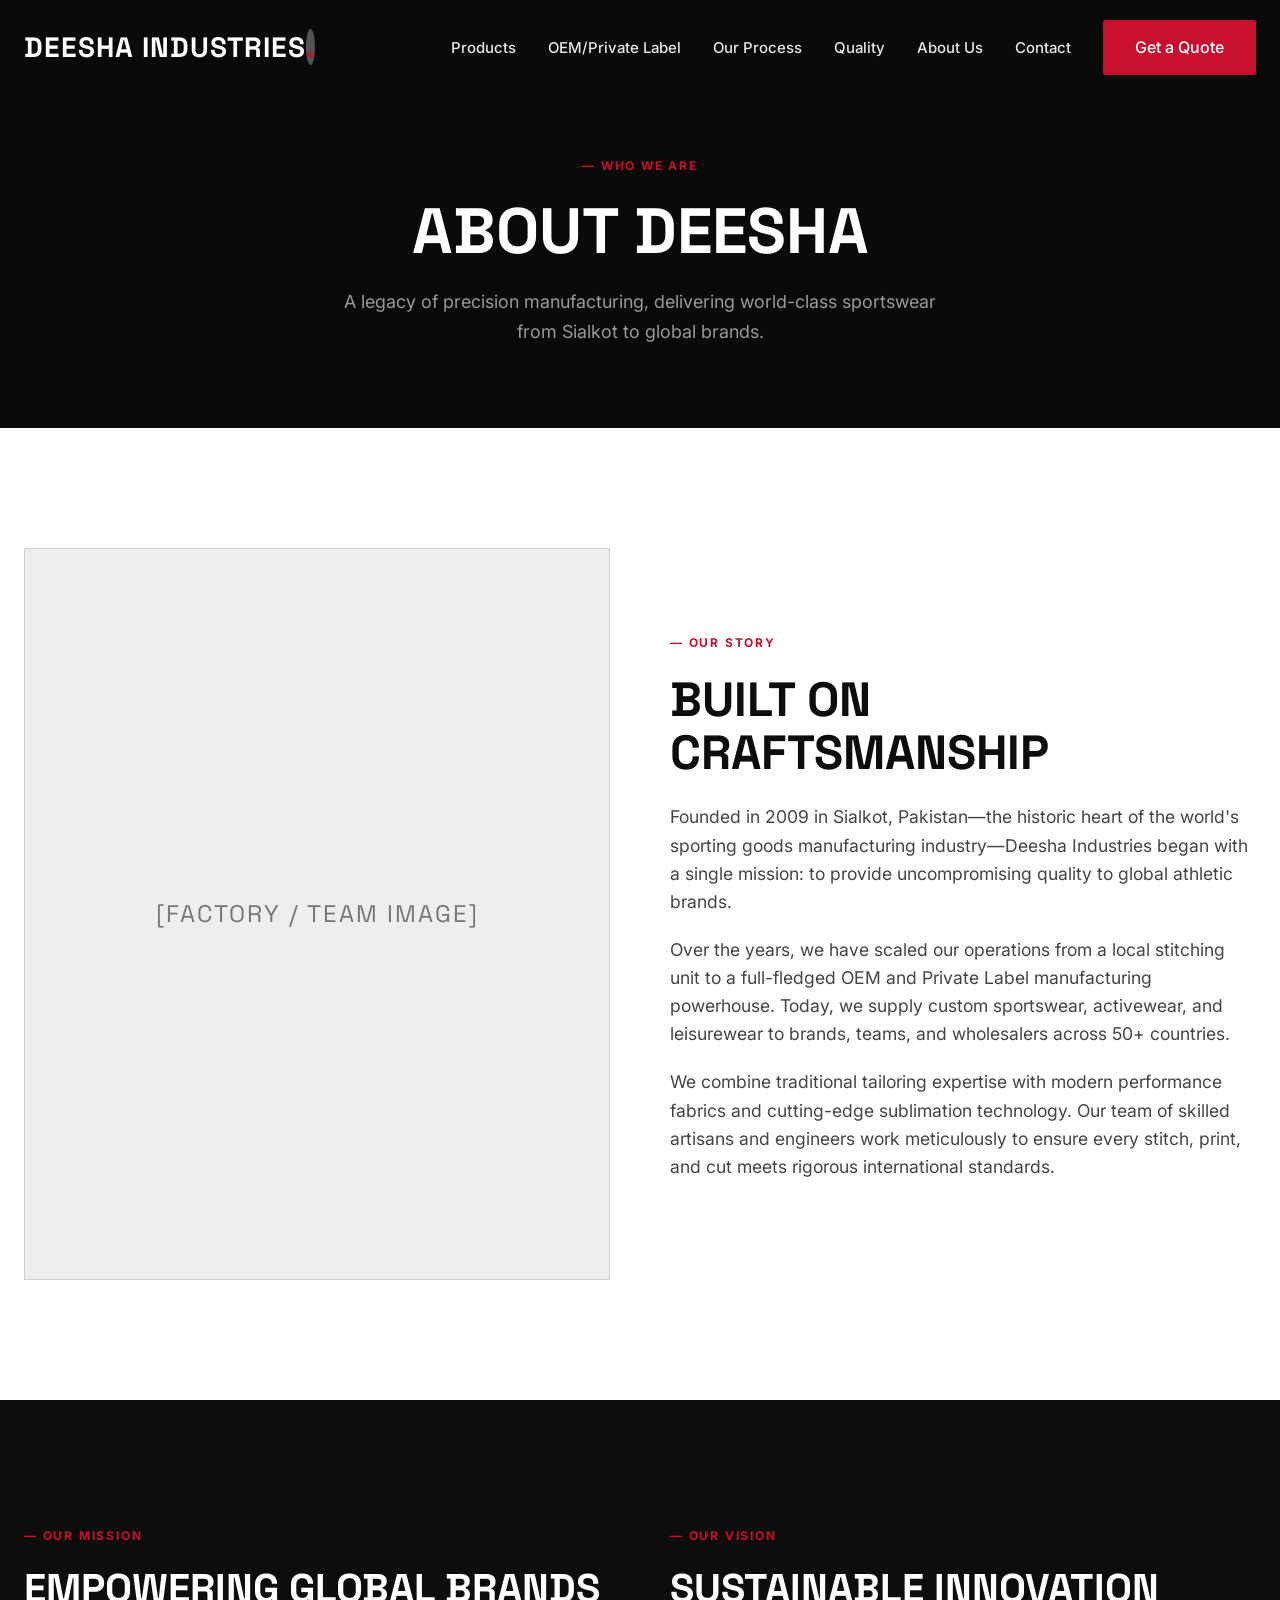
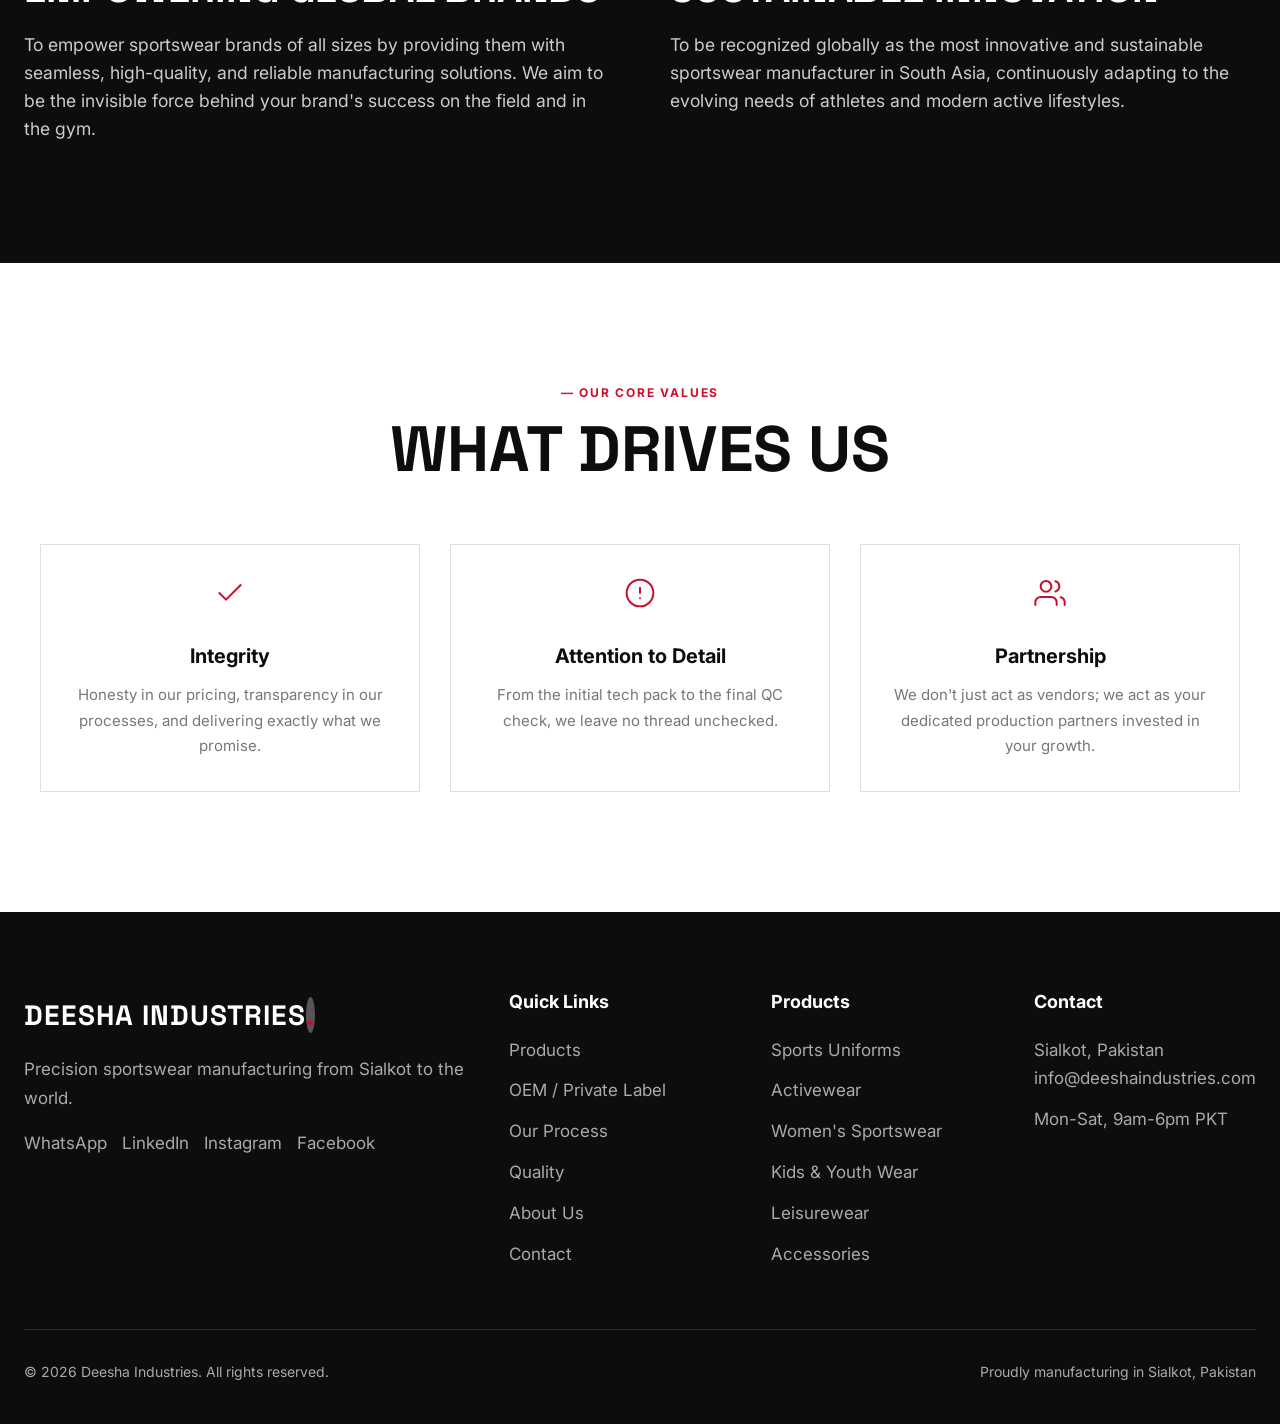
<file: about.html>
<!DOCTYPE html>
<html lang="en">
<head>
    <meta charset="UTF-8">
    <meta name="viewport" content="width=device-width, initial-scale=1.0">
    <meta name="description" content="About Deesha Industries - Your trusted partner in custom sportswear manufacturing from Sialkot, Pakistan.">
    <title>About Us | Deesha Industries</title>
    
    <link rel="preconnect" href="https://fonts.googleapis.com">
    <link rel="preconnect" href="https://fonts.gstatic.com" crossorigin>
    <link href="https://fonts.googleapis.com/css2?family=Space+Grotesk:wght@400;500;600;700&family=Inter:wght@400;500;600&display=swap" rel="stylesheet">
    
    <link rel="stylesheet" href="style.css">
    <style>
        /* Specific header adjustments for inner pages */
        .inner-page-header {
            padding: 150px 0 80px;
            background-color: #0A0A0A;
            text-align: center;
        }
        .inner-page-header h1 {
            font-family: 'Space Grotesk', sans-serif;
            font-size: clamp(2.5rem, 5vw, 4rem);
            color: #ffffff;
            line-height: 1.1;
            margin-bottom: 20px;
            text-transform: uppercase;
        }
        .inner-page-header p {
            color: #999;
            font-size: 1.125rem;
            max-width: 600px;
            margin: 0 auto;
        }
        .story-content {
            display: grid;
            grid-template-columns: 1fr 1fr;
            gap: 60px;
            align-items: center;
        }
        .story-text h2 {
            font-size: clamp(2rem, 4vw, 3rem);
            margin-bottom: 24px;
            text-transform: uppercase;
            font-family: 'Space Grotesk', sans-serif;
        }
        .story-text p {
            margin-bottom: 20px;
            font-size: 1.1rem;
            color: #444;
            line-height: 1.6;
        }
        @media (max-width: 768px) {
            .story-content {
                grid-template-columns: 1fr;
            }
        }
    </style>
</head>
<body>

    <!-- Navigation -->
    <nav id="navbar" class="scrolled">
        <div class="nav-container">
            <a href="index.html" class="logo">DEESHA INDUSTRIES<span class="dot">.</span></a>
            
            <div class="nav-links">
                <a href="index.html#products">Products</a>
                <a href="index.html#oem">OEM/Private Label</a>
                <a href="index.html#process">Our Process</a>
                <a href="index.html#quality">Quality</a>
                <a href="about.html" class="active">About Us</a>
                <a href="contact.html">Contact</a>
                <a href="contact.html" class="btn btn-primary nav-btn">Get a Quote</a>
            </div>

            <button class="hamburger" aria-label="Toggle menu">
                <span></span>
                <span></span>
                <span></span>
            </button>
        </div>
    </nav>

    <!-- Mobile Nav Overlay -->
    <div class="mobile-nav-overlay">
        <div class="mobile-nav-links">
            <a href="index.html#products">Products</a>
            <a href="index.html#oem">OEM/Private Label</a>
            <a href="index.html#process">Our Process</a>
            <a href="index.html#quality">Quality</a>
            <a href="about.html">About Us</a>
            <a href="contact.html">Contact</a>
            <a href="contact.html" class="btn btn-primary">Get a Quote</a>
        </div>
    </div>

    <!-- Inner Page Header -->
    <header class="inner-page-header">
        <div class="container fade-up">
            <span class="section-label dark">— WHO WE ARE</span>
            <h1>About Deesha</h1>
            <p>A legacy of precision manufacturing, delivering world-class sportswear from Sialkot to global brands.</p>
        </div>
    </header>

    <!-- Our Story -->
    <section class="section-padding bg-white">
        <div class="container">
            <div class="story-content">
                <div class="story-image fade-up">
                    <div class="placeholder-box light" style="min-height: 500px; display: flex; align-items: center; justify-content: center; background: #eee;">
                        <span>[FACTORY / TEAM IMAGE]</span>
                    </div>
                </div>
                <div class="story-text fade-up delay-1">
                    <span class="section-label">— OUR STORY</span>
                    <h2>Built on Craftsmanship</h2>
                    <p>Founded in 2009 in Sialkot, Pakistan—the historic heart of the world's sporting goods manufacturing industry—Deesha Industries began with a single mission: to provide uncompromising quality to global athletic brands.</p>
                    <p>Over the years, we have scaled our operations from a local stitching unit to a full-fledged OEM and Private Label manufacturing powerhouse. Today, we supply custom sportswear, activewear, and leisurewear to brands, teams, and wholesalers across 50+ countries.</p>
                    <p>We combine traditional tailoring expertise with modern performance fabrics and cutting-edge sublimation technology. Our team of skilled artisans and engineers work meticulously to ensure every stitch, print, and cut meets rigorous international standards.</p>
                </div>
            </div>
        </div>
    </section>

    <!-- Vision & Mission -->
    <section class="section-padding dark-section text-white">
        <div class="container">
            <div class="story-content" style="align-items: flex-start;">
                <div class="fade-up">
                    <span class="section-label dark">— OUR MISSION</span>
                    <h2 style="font-size: 2.5rem; margin-bottom: 20px; font-family: 'Space Grotesk', sans-serif;">Empowering Global Brands</h2>
                    <p style="color: #ccc; font-size: 1.1rem; line-height: 1.6;">To empower sportswear brands of all sizes by providing them with seamless, high-quality, and reliable manufacturing solutions. We aim to be the invisible force behind your brand's success on the field and in the gym.</p>
                </div>
                <div class="fade-up delay-1">
                    <span class="section-label dark">— OUR VISION</span>
                    <h2 style="font-size: 2.5rem; margin-bottom: 20px; font-family: 'Space Grotesk', sans-serif;">Sustainable Innovation</h2>
                    <p style="color: #ccc; font-size: 1.1rem; line-height: 1.6;">To be recognized globally as the most innovative and sustainable sportswear manufacturer in South Asia, continuously adapting to the evolving needs of athletes and modern active lifestyles.</p>
                </div>
            </div>
        </div>
    </section>

    <!-- Why Us Grid (Reused from Index) -->
    <section class="why-us section-padding bg-white">
        <div class="container" style="text-align: center;">
            <div class="text-center mb-5 fade-up" style="display: flex; flex-direction: column; align-items: center; text-align: center; width: 100%;">
                <span class="section-label" style="margin: 0 auto;">— OUR CORE VALUES</span>
                <h2 style="text-align: center; margin-top: 10px;">What Drives Us</h2>
            </div>
            
            <div class="features-grid" style="display: flex; justify-content: center; flex-wrap: wrap; gap: 30px; text-align: center;">
                <div class="feature-card fade-up" style="flex: 1 1 300px; max-width: 380px; text-align: center; display: flex; flex-direction: column; align-items: center;">
                    <span class="icon">
                        <svg class="section-icon" viewBox="0 0 24 24" fill="none" stroke="currentColor" stroke-width="1.5" stroke-linecap="round" stroke-linejoin="round">
                          <polyline points="20 6 9 17 4 12"/>
                        </svg>
                    </span>
                    <h3>Integrity</h3>
                    <p>Honesty in our pricing, transparency in our processes, and delivering exactly what we promise.</p>
                </div>
                <div class="feature-card fade-up delay-1" style="flex: 1 1 300px; max-width: 380px; text-align: center; display: flex; flex-direction: column; align-items: center;">
                    <span class="icon">
                        <svg class="section-icon" viewBox="0 0 24 24" fill="none" stroke="currentColor" stroke-width="1.5" stroke-linecap="round" stroke-linejoin="round">
                          <circle cx="12" cy="12" r="10"/><line x1="12" y1="8" x2="12" y2="12"/><line x1="12" y1="16" x2="12.01" y2="16"/>
                        </svg>
                    </span>
                    <h3>Attention to Detail</h3>
                    <p>From the initial tech pack to the final QC check, we leave no thread unchecked.</p>
                </div>
                <div class="feature-card fade-up delay-2" style="flex: 1 1 300px; max-width: 380px; text-align: center; display: flex; flex-direction: column; align-items: center;">
                    <span class="icon">
                        <svg class="section-icon" viewBox="0 0 24 24" fill="none" stroke="currentColor" stroke-width="1.5" stroke-linecap="round" stroke-linejoin="round">
                          <path d="M17 21v-2a4 4 0 0 0-4-4H5a4 4 0 0 0-4 4v2"/><circle cx="9" cy="7" r="4"/><path d="M23 21v-2a4 4 0 0 0-3-3.87"/><path d="M16 3.13a4 4 0 0 1 0 7.75"/>
                        </svg>
                    </span>
                    <h3>Partnership</h3>
                    <p>We don't just act as vendors; we act as your dedicated production partners invested in your growth.</p>
                </div>
            </div>
        </div>
    </section>

    <!-- Footer -->
    <footer class="footer">
        <div class="container">
            <div class="footer-grid">
                <div class="footer-col">
                    <a href="index.html" class="logo text-white">DEESHA INDUSTRIES<span class="dot">.</span></a>
                    <p class="mt-3 text-muted">Precision sportswear manufacturing from Sialkot to the world.</p>
                    <div class="social-links mt-3">
                        <a href="#">WhatsApp</a>
                        <a href="#">LinkedIn</a>
                        <a href="#">Instagram</a>
                        <a href="#">Facebook</a>
                    </div>
                </div>
                <div class="footer-col">
                    <h4>Quick Links</h4>
                    <a href="index.html#products">Products</a>
                    <a href="index.html#oem">OEM / Private Label</a>
                    <a href="index.html#process">Our Process</a>
                    <a href="index.html#quality">Quality</a>
                    <a href="about.html">About Us</a>
                    <a href="contact.html">Contact</a>
                </div>
                <div class="footer-col">
                    <h4>Products</h4>
                    <a href="#">Sports Uniforms</a>
                    <a href="#">Activewear</a>
                    <a href="#">Women's Sportswear</a>
                    <a href="#">Kids & Youth Wear</a>
                    <a href="#">Leisurewear</a>
                    <a href="#">Accessories</a>
                </div>
                <div class="footer-col">
                    <h4>Contact</h4>
                    <p>Sialkot, Pakistan</p>
                    <p><a href="mailto:info@deeshaindustries.com">info@deeshaindustries.com</a></p>
                    <p>Mon-Sat, 9am-6pm PKT</p>
                </div>
            </div>
            <div class="footer-bottom mt-5">
                <p>&copy; 2026 Deesha Industries. All rights reserved.</p>
                <p>Proudly manufacturing in Sialkot, Pakistan</p>
            </div>
        </div>
    </footer>

    <script src="script.js"></script>
</body>
</html>
</file>
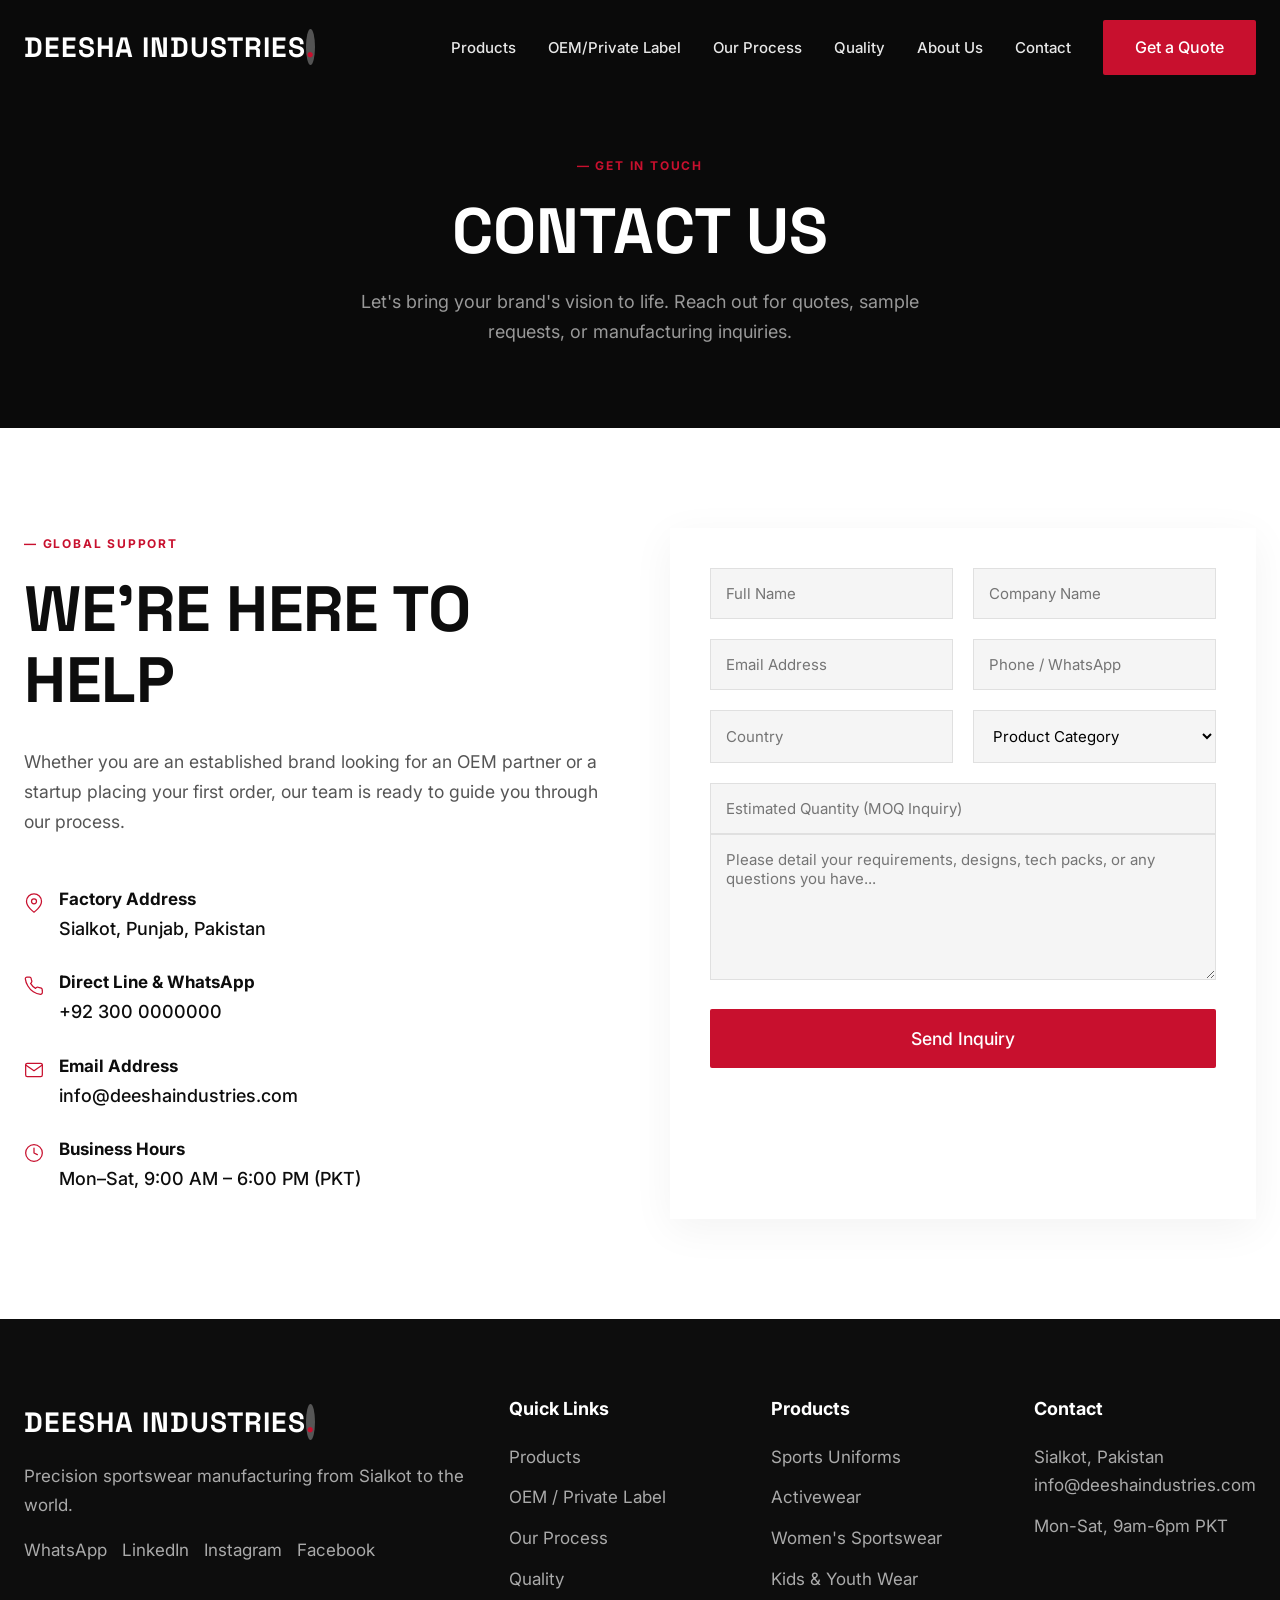
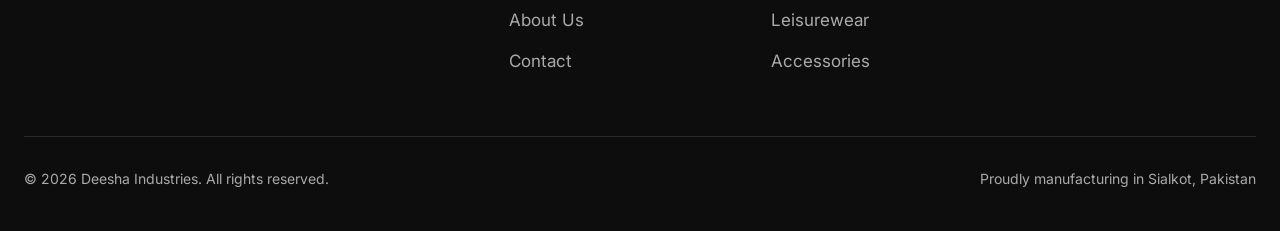
<file: contact.html>
<!DOCTYPE html>
<html lang="en">
<head>
    <meta charset="UTF-8">
    <meta name="viewport" content="width=device-width, initial-scale=1.0">
    <meta name="description" content="Contact Deesha Industries for custom sportswear and activewear manufacturing inquiries. Request a free quote today.">
    <title>Contact Us | Deesha Industries</title>
    
    <link rel="preconnect" href="https://fonts.googleapis.com">
    <link rel="preconnect" href="https://fonts.gstatic.com" crossorigin>
    <link href="https://fonts.googleapis.com/css2?family=Space+Grotesk:wght@400;500;600;700&family=Inter:wght@400;500;600&display=swap" rel="stylesheet">
    
    <link rel="stylesheet" href="style.css">
    <style>
        /* Specific header adjustments for inner pages */
        .inner-page-header {
            padding: 150px 0 80px;
            background-color: #0A0A0A;
            text-align: center;
        }
        .inner-page-header h1 {
            font-family: 'Space Grotesk', sans-serif;
            font-size: clamp(2.5rem, 5vw, 4rem);
            color: #ffffff;
            line-height: 1.1;
            margin-bottom: 20px;
            text-transform: uppercase;
        }
        .inner-page-header p {
            color: #999;
            font-size: 1.125rem;
            max-width: 600px;
            margin: 0 auto;
        }
        
        .contact-page-content {
            padding: 100px 0;
            background-color: #fff;
        }
    </style>
</head>
<body>

    <!-- Navigation -->
    <nav id="navbar" class="scrolled">
        <div class="nav-container">
            <a href="index.html" class="logo">DEESHA INDUSTRIES<span class="dot">.</span></a>
            
            <div class="nav-links">
                <a href="index.html#products">Products</a>
                <a href="index.html#oem">OEM/Private Label</a>
                <a href="index.html#process">Our Process</a>
                <a href="index.html#quality">Quality</a>
                <a href="about.html">About Us</a>
                <a href="contact.html" class="active">Contact</a>
                <a href="contact.html" class="btn btn-primary nav-btn">Get a Quote</a>
            </div>

            <button class="hamburger" aria-label="Toggle menu">
                <span></span>
                <span></span>
                <span></span>
            </button>
        </div>
    </nav>

    <!-- Mobile Nav Overlay -->
    <div class="mobile-nav-overlay">
        <div class="mobile-nav-links">
            <a href="index.html#products">Products</a>
            <a href="index.html#oem">OEM/Private Label</a>
            <a href="index.html#process">Our Process</a>
            <a href="index.html#quality">Quality</a>
            <a href="about.html">About Us</a>
            <a href="contact.html">Contact</a>
            <a href="contact.html" class="btn btn-primary">Get a Quote</a>
        </div>
    </div>

    <!-- Inner Page Header -->
    <header class="inner-page-header">
        <div class="container fade-up">
            <span class="section-label dark">— GET IN TOUCH</span>
            <h1>Contact Us</h1>
            <p>Let's bring your brand's vision to life. Reach out for quotes, sample requests, or manufacturing inquiries.</p>
        </div>
    </header>

    <!-- Contact Section -->
    <section class="contact-page-content contact">
        <div class="container">
            <div class="contact-grid">
                <div class="contact-info fade-up">
                    <span class="section-label">— GLOBAL SUPPORT</span>
                    <h2>We're Here to Help</h2>
                    <p style="margin-top: 20px; color: #555; font-size: 1.1rem;">Whether you are an established brand looking for an OEM partner or a startup placing your first order, our team is ready to guide you through our process.</p>
                    
                    <div class="info-items mt-5">
                        <div class="info-item">
                            <span class="icon">
                                <svg class="contact-icon" viewBox="0 0 24 24" fill="none" stroke="currentColor" stroke-width="1.5" stroke-linecap="round" stroke-linejoin="round">
                                  <path d="M21 10c0 7-9 13-9 13s-9-6-9-13a9 9 0 0 1 18 0z"/><circle cx="12" cy="10" r="3"/>
                                </svg>
                            </span>
                            <div>
                                <strong>Factory Address</strong>
                                <p>Sialkot, Punjab, Pakistan</p>
                            </div>
                        </div>
                        <div class="info-item">
                            <span class="icon">
                                <svg class="contact-icon" viewBox="0 0 24 24" fill="none" stroke="currentColor" stroke-width="1.5" stroke-linecap="round" stroke-linejoin="round">
                                  <path d="M22 16.92v3a2 2 0 0 1-2.18 2 19.79 19.79 0 0 1-8.63-3.07A19.5 19.5 0 0 1 4.69 12 19.79 19.79 0 0 1 1.61 3.42 2 2 0 0 1 3.6 1.25h3a2 2 0 0 1 2 1.72c.127.96.361 1.903.7 2.81a2 2 0 0 1-.45 2.11L7.91 8.89a16 16 0 0 0 6 6l.91-.91a2 2 0 0 1 2.11-.45c.907.339 1.85.573 2.81.7A2 2 0 0 1 21.73 16.92z"/>
                                </svg>
                            </span>
                            <div>
                                <strong>Direct Line & WhatsApp</strong>
                                <p><a href="#">+92 300 0000000</a></p>
                            </div>
                        </div>
                        <div class="info-item">
                            <span class="icon">
                                <svg class="contact-icon" viewBox="0 0 24 24" fill="none" stroke="currentColor" stroke-width="1.5" stroke-linecap="round" stroke-linejoin="round">
                                  <path d="M4 4h16c1.1 0 2 .9 2 2v12c0 1.1-.9 2-2 2H4c-1.1 0-2-.9-2-2V6c0-1.1.9-2 2-2z"/><polyline points="22,6 12,13 2,6"/>
                                </svg>
                            </span>
                            <div>
                                <strong>Email Address</strong>
                                <p><a href="mailto:info@deeshaindustries.com">info@deeshaindustries.com</a></p>
                            </div>
                        </div>
                        <div class="info-item">
                            <span class="icon">
                                <svg class="contact-icon" viewBox="0 0 24 24" fill="none" stroke="currentColor" stroke-width="1.5" stroke-linecap="round" stroke-linejoin="round">
                                  <circle cx="12" cy="12" r="10"/><polyline points="12 6 12 12 16 14"/>
                                </svg>
                            </span>
                            <div>
                                <strong>Business Hours</strong>
                                <p>Mon–Sat, 9:00 AM – 6:00 PM (PKT)</p>
                            </div>
                        </div>
                    </div>
                </div>
                <div class="contact-form fade-up delay-1">
                    <form action="mailto:info@deeshaindustries.com" method="post" enctype="text/plain">
                        <div class="form-row">
                            <input type="text" name="name" placeholder="Full Name" required>
                            <input type="text" name="company" placeholder="Company Name">
                        </div>
                        <div class="form-row">
                            <input type="email" name="email" placeholder="Email Address" required>
                            <input type="tel" name="phone" placeholder="Phone / WhatsApp">
                        </div>
                        <div class="form-row">
                            <input type="text" name="country" placeholder="Country" required>
                            <select name="category" required>
                                <option value="" disabled selected>Product Category</option>
                                <option value="Sports Uniforms">Sports Uniforms</option>
                                <option value="Activewear">Activewear</option>
                                <option value="Women's Wear">Women's Wear</option>
                                <option value="Kids Wear">Kids Wear</option>
                                <option value="Leisurewear">Leisurewear</option>
                                <option value="Accessories">Accessories</option>
                                <option value="Other">Other</option>
                            </select>
                        </div>
                        <input type="text" name="quantity" placeholder="Estimated Quantity (MOQ Inquiry)">
                        <textarea name="message" placeholder="Please detail your requirements, designs, tech packs, or any questions you have..." rows="6" required></textarea>
                        <button type="submit" class="btn btn-primary w-100" style="padding: 1.2rem; font-size: 1.1rem;">Send Inquiry</button>
                    </form>
                </div>
            </div>
        </div>
    </section>

    <!-- Footer -->
    <footer class="footer">
        <div class="container">
            <div class="footer-grid">
                <div class="footer-col">
                    <a href="index.html" class="logo text-white">DEESHA INDUSTRIES<span class="dot">.</span></a>
                    <p class="mt-3 text-muted">Precision sportswear manufacturing from Sialkot to the world.</p>
                    <div class="social-links mt-3">
                        <a href="#">WhatsApp</a>
                        <a href="#">LinkedIn</a>
                        <a href="#">Instagram</a>
                        <a href="#">Facebook</a>
                    </div>
                </div>
                <div class="footer-col">
                    <h4>Quick Links</h4>
                    <a href="index.html#products">Products</a>
                    <a href="index.html#oem">OEM / Private Label</a>
                    <a href="index.html#process">Our Process</a>
                    <a href="index.html#quality">Quality</a>
                    <a href="about.html">About Us</a>
                    <a href="contact.html">Contact</a>
                </div>
                <div class="footer-col">
                    <h4>Products</h4>
                    <a href="#">Sports Uniforms</a>
                    <a href="#">Activewear</a>
                    <a href="#">Women's Sportswear</a>
                    <a href="#">Kids & Youth Wear</a>
                    <a href="#">Leisurewear</a>
                    <a href="#">Accessories</a>
                </div>
                <div class="footer-col">
                    <h4>Contact</h4>
                    <p>Sialkot, Pakistan</p>
                    <p><a href="mailto:info@deeshaindustries.com">info@deeshaindustries.com</a></p>
                    <p>Mon-Sat, 9am-6pm PKT</p>
                </div>
            </div>
            <div class="footer-bottom mt-5">
                <p>&copy; 2026 Deesha Industries. All rights reserved.</p>
                <p>Proudly manufacturing in Sialkot, Pakistan</p>
            </div>
        </div>
    </footer>

    <script src="script.js"></script>
</body>
</html>
</file>
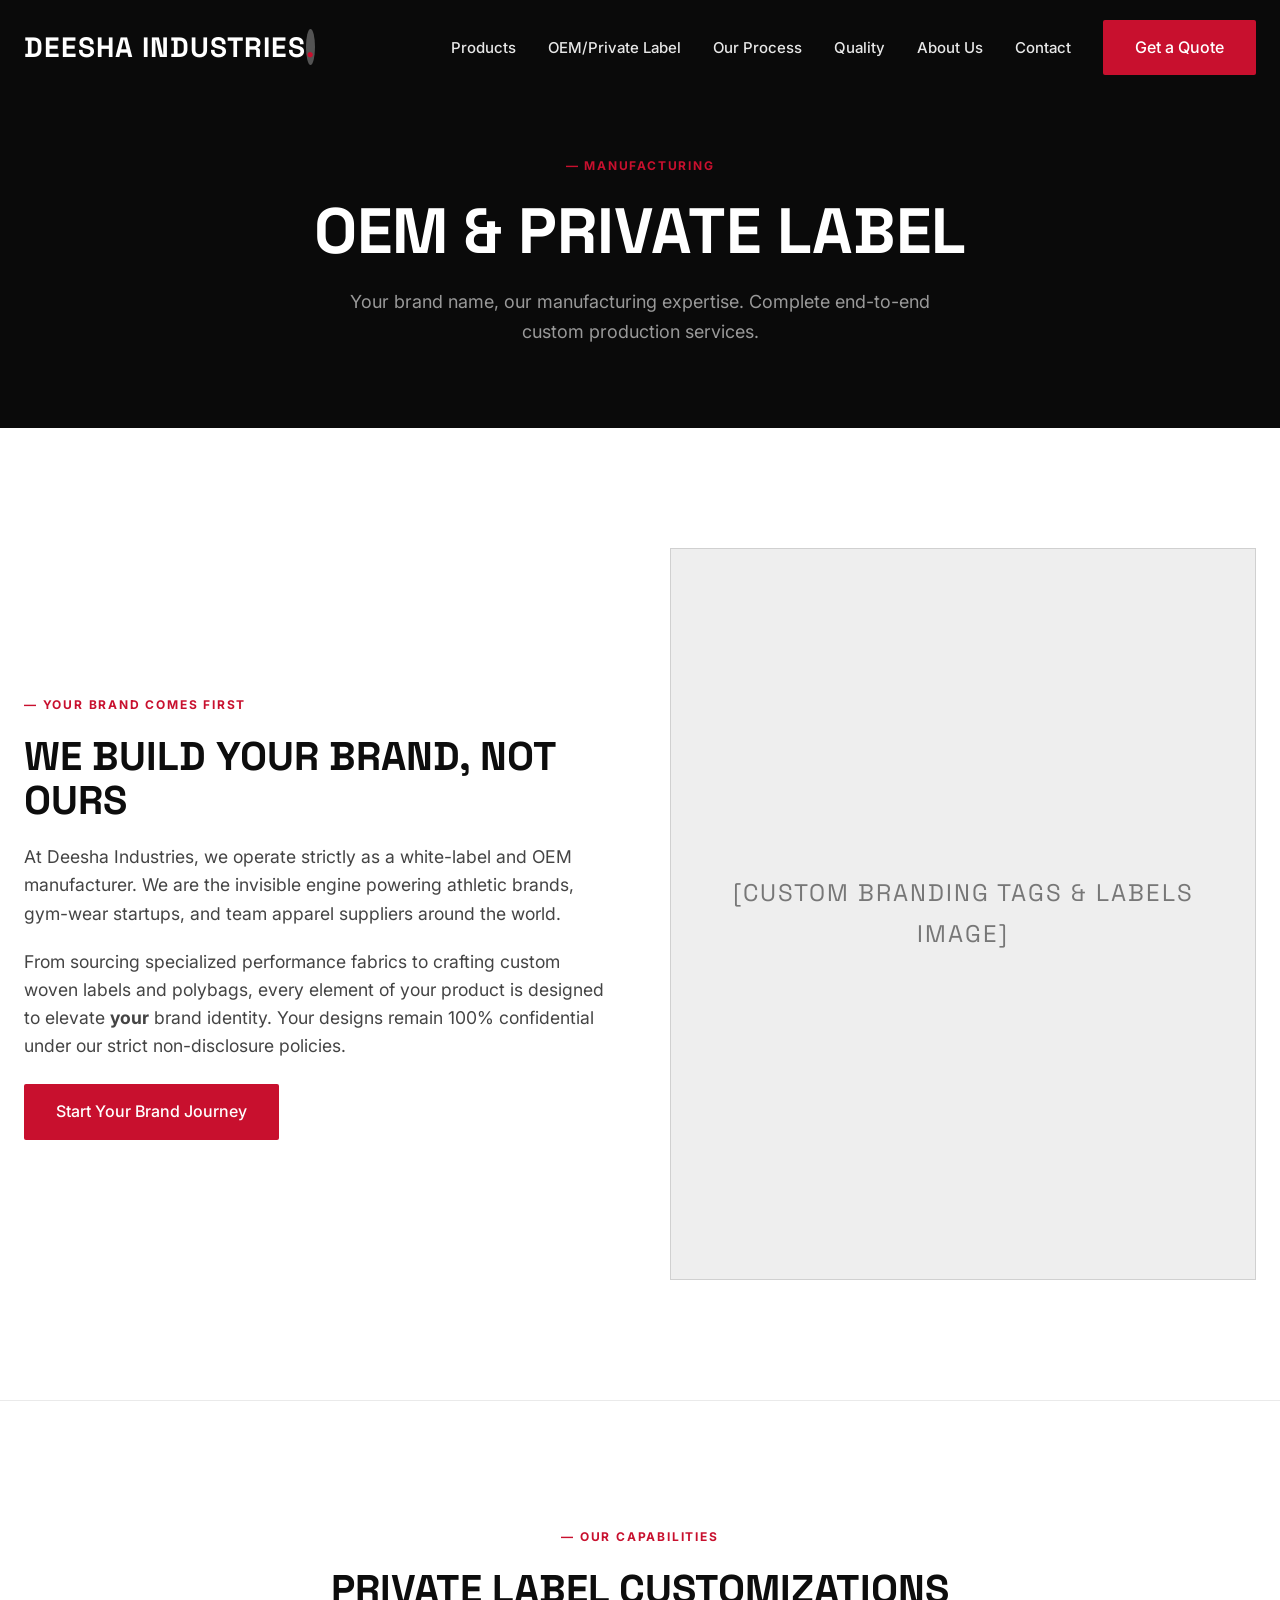
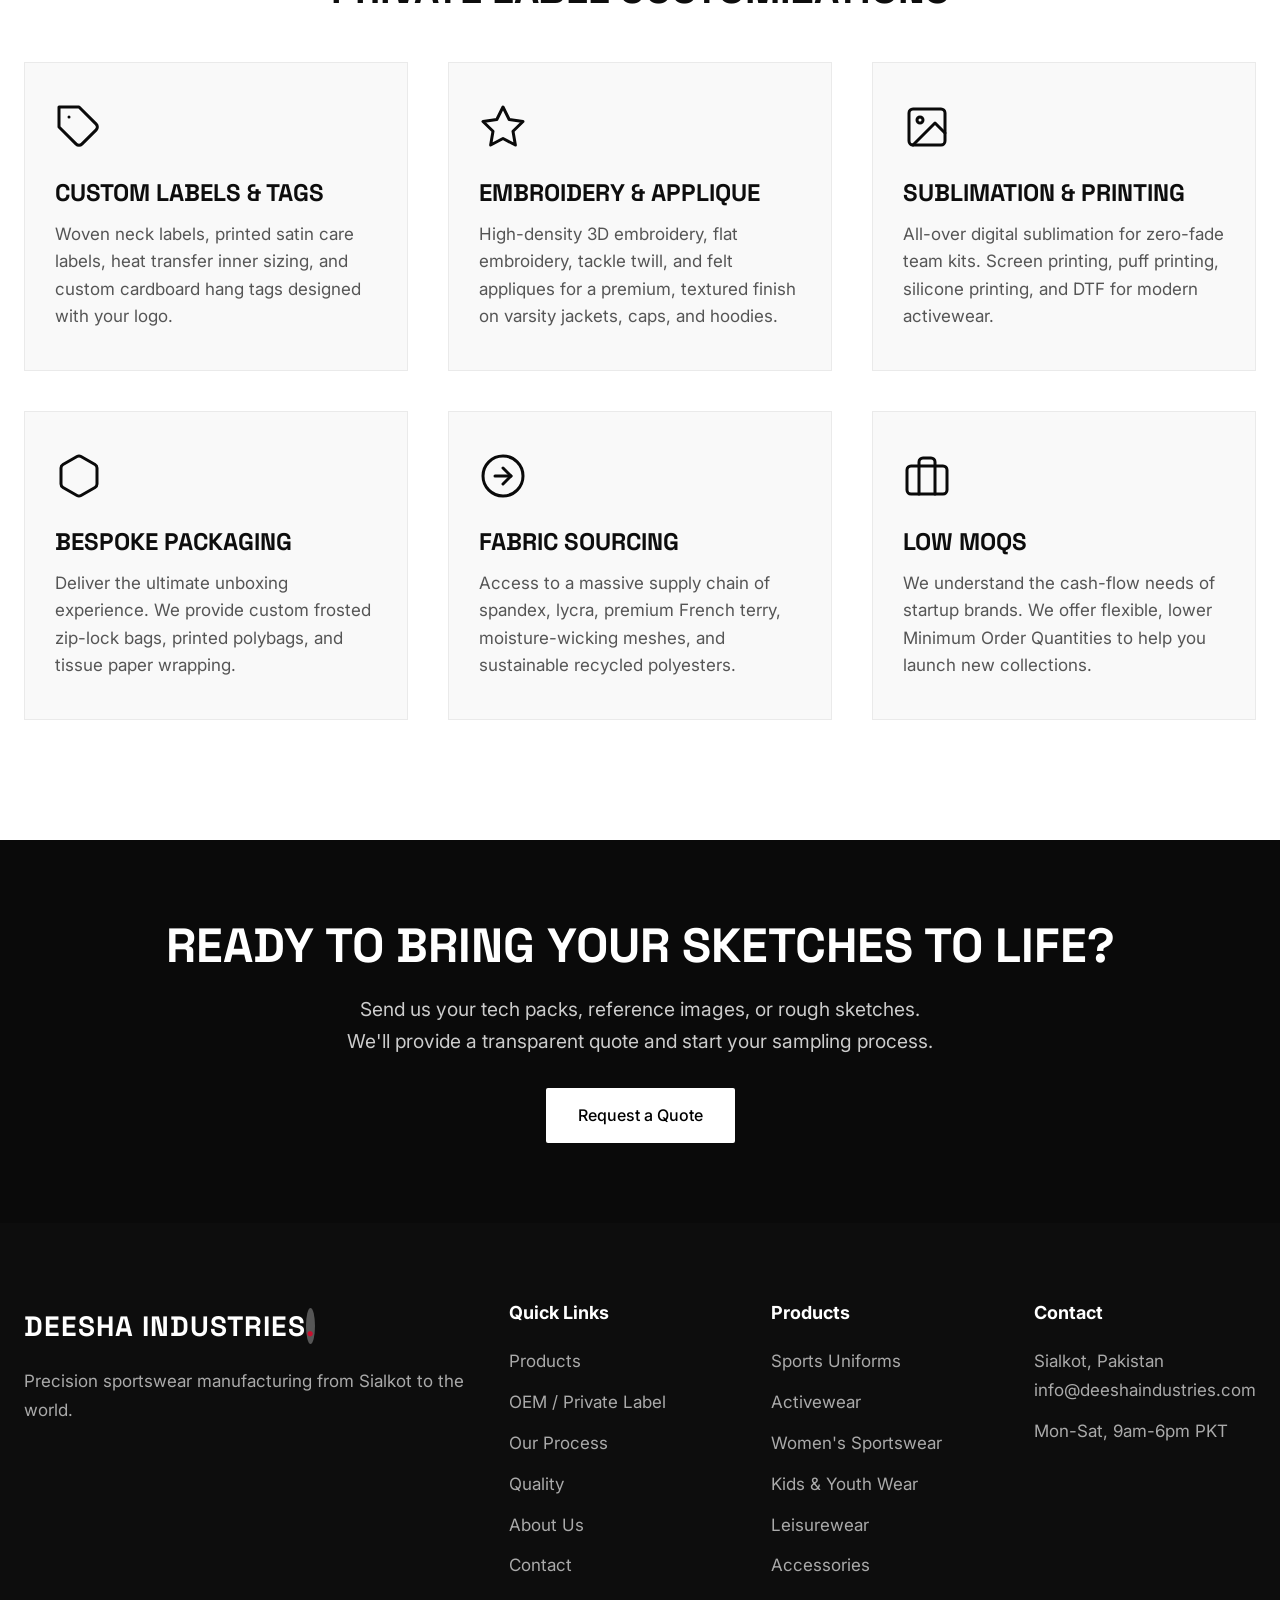
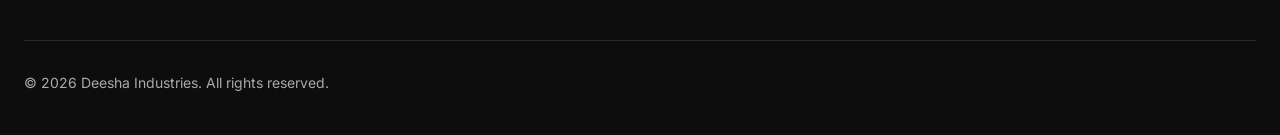
<file: oem.html>
<!DOCTYPE html>
<html lang="en">
<head>
    <meta charset="UTF-8">
    <meta name="viewport" content="width=device-width, initial-scale=1.0">
    <meta name="description" content="Deesha Industries OEM & Private Label Services. Build your own sportswear brand with our manufacturing expertise.">
    <title>OEM / Private Label | Deesha Industries</title>
    
    <link rel="preconnect" href="https://fonts.googleapis.com">
    <link rel="preconnect" href="https://fonts.gstatic.com" crossorigin>
    <link href="https://fonts.googleapis.com/css2?family=Space+Grotesk:wght@400;500;600;700&family=Inter:wght@400;500;600&display=swap" rel="stylesheet">
    
    <link rel="stylesheet" href="style.css">
    <style>
        .inner-page-header {
            padding: 150px 0 80px;
            background-color: #0A0A0A;
            text-align: center;
        }
        .inner-page-header h1 {
            font-family: 'Space Grotesk', sans-serif;
            font-size: clamp(2.5rem, 5vw, 4rem);
            color: #ffffff;
            line-height: 1.1;
            margin-bottom: 20px;
            text-transform: uppercase;
        }
        .inner-page-header p {
            color: #999;
            font-size: 1.125rem;
            max-width: 600px;
            margin: 0 auto;
        }
        
        .capabilities-grid {
            display: grid;
            grid-template-columns: repeat(auto-fit, minmax(280px, 1fr));
            gap: 40px;
            margin-top: 50px;
        }
        .capability-card {
            background: #f9f9f9;
            padding: 40px 30px;
            border: 1px solid #eaeaea;
            transition: transform 0.3s ease;
        }
        .capability-card:hover {
            transform: translateY(-5px);
        }
        .capability-card h3 {
            font-family: 'Space Grotesk', sans-serif;
            font-size: 1.5rem;
            margin: 20px 0 15px;
            text-transform: uppercase;
        }
        .capability-card p {
            color: #555;
            line-height: 1.6;
        }
        .cap-icon {
            width: 48px;
            height: 48px;
            color: #0A0A0A;
        }
        
        .cta-banner {
            background-color: #0A0A0A;
            color: white;
            padding: 80px 0;
            text-align: center;
        }
        .cta-banner h2 {
            font-family: 'Space Grotesk', sans-serif;
            font-size: clamp(2rem, 4vw, 3rem);
            margin-bottom: 20px;
            text-transform: uppercase;
        }
    </style>
</head>
<body>

    <!-- Navigation -->
    <nav id="navbar" class="scrolled">
        <div class="nav-container">
            <a href="index.html" class="logo">DEESHA INDUSTRIES<span class="dot">.</span></a>
            
            <div class="nav-links">
                <a href="products.html">Products</a>
                <a href="oem.html" class="active">OEM/Private Label</a>
                <a href="process.html">Our Process</a>
                <a href="quality.html">Quality</a>
                <a href="about.html">About Us</a>
                <a href="contact.html">Contact</a>
                <a href="contact.html" class="btn btn-primary nav-btn">Get a Quote</a>
            </div>

            <button class="hamburger" aria-label="Toggle menu">
                <span></span>
                <span></span>
                <span></span>
            </button>
        </div>
    </nav>

    <!-- Mobile Nav Overlay -->
    <div class="mobile-nav-overlay">
        <div class="mobile-nav-links">
            <a href="products.html">Products</a>
            <a href="oem.html">OEM/Private Label</a>
            <a href="process.html">Our Process</a>
            <a href="quality.html">Quality</a>
            <a href="about.html">About Us</a>
            <a href="contact.html">Contact</a>
            <a href="contact.html" class="btn btn-primary">Get a Quote</a>
        </div>
    </div>

    <!-- Header -->
    <header class="inner-page-header">
        <div class="container fade-up">
            <span class="section-label dark">— MANUFACTURING</span>
            <h1>OEM & Private Label</h1>
            <p>Your brand name, our manufacturing expertise. Complete end-to-end custom production services.</p>
        </div>
    </header>

    <!-- Intro -->
    <section class="section-padding bg-white">
        <div class="container">
            <div style="display: grid; grid-template-columns: 1fr 1fr; gap: 60px; align-items: center;">
                <div class="fade-up">
                    <span class="section-label">— YOUR BRAND COMES FIRST</span>
                    <h2 style="font-family: 'Space Grotesk', sans-serif; font-size: 2.5rem; text-transform: uppercase; margin-bottom: 20px;">We Build Your Brand, Not Ours</h2>
                    <p style="font-size: 1.1rem; color: #444; line-height: 1.6; margin-bottom: 20px;">At Deesha Industries, we operate strictly as a white-label and OEM manufacturer. We are the invisible engine powering athletic brands, gym-wear startups, and team apparel suppliers around the world.</p>
                    <p style="font-size: 1.1rem; color: #444; line-height: 1.6;">From sourcing specialized performance fabrics to crafting custom woven labels and polybags, every element of your product is designed to elevate <strong>your</strong> brand identity. Your designs remain 100% confidential under our strict non-disclosure policies.</p>
                    <a href="contact.html" class="btn btn-primary mt-4">Start Your Brand Journey</a>
                </div>
                <div class="fade-up delay-1">
                    <div class="placeholder-box light" style="min-height: 450px; display: flex; align-items: center; justify-content: center; background: #eee;">
                        <span>[CUSTOM BRANDING TAGS & LABELS IMAGE]</span>
                    </div>
                </div>
            </div>
        </div>
    </section>

    <!-- Capabilities -->
    <section class="section-padding" style="background: #ffffff; border-top: 1px solid #eaeaea;">
        <div class="container">
            <div class="text-center fade-up">
                <span class="section-label">— OUR CAPABILITIES</span>
                <h2 style="font-family: 'Space Grotesk', sans-serif; font-size: 2.5rem; text-transform: uppercase;">Private Label Customizations</h2>
            </div>
            
            <div class="capabilities-grid">
                <div class="capability-card fade-up">
                    <svg class="cap-icon" viewBox="0 0 24 24" fill="none" stroke="currentColor" stroke-width="1.5" stroke-linecap="round" stroke-linejoin="round">
                        <path d="M20.59 13.41l-7.17 7.17a2 2 0 0 1-2.83 0L2 12V2h10l8.59 8.59a2 2 0 0 1 0 2.82z"></path><line x1="7" y1="7" x2="7.01" y2="7"></line>
                    </svg>
                    <h3>Custom Labels & Tags</h3>
                    <p>Woven neck labels, printed satin care labels, heat transfer inner sizing, and custom cardboard hang tags designed with your logo.</p>
                </div>
                <div class="capability-card fade-up delay-1">
                    <svg class="cap-icon" viewBox="0 0 24 24" fill="none" stroke="currentColor" stroke-width="1.5" stroke-linecap="round" stroke-linejoin="round">
                        <path d="M12 2l3.09 6.26L22 9.27l-5 4.87 1.18 6.88L12 17.77l-6.18 3.25L7 14.14 2 9.27l6.91-1.01L12 2z"></path>
                    </svg>
                    <h3>Embroidery & Applique</h3>
                    <p>High-density 3D embroidery, flat embroidery, tackle twill, and felt appliques for a premium, textured finish on varsity jackets, caps, and hoodies.</p>
                </div>
                <div class="capability-card fade-up delay-2">
                    <svg class="cap-icon" viewBox="0 0 24 24" fill="none" stroke="currentColor" stroke-width="1.5" stroke-linecap="round" stroke-linejoin="round">
                        <rect x="3" y="3" width="18" height="18" rx="2" ry="2"></rect><circle cx="8.5" cy="8.5" r="1.5"></circle><polyline points="21 15 16 10 5 21"></polyline>
                    </svg>
                    <h3>Sublimation & Printing</h3>
                    <p>All-over digital sublimation for zero-fade team kits. Screen printing, puff printing, silicone printing, and DTF for modern activewear.</p>
                </div>
                <div class="capability-card fade-up">
                    <svg class="cap-icon" viewBox="0 0 24 24" fill="none" stroke="currentColor" stroke-width="1.5" stroke-linecap="round" stroke-linejoin="round">
                        <path d="M21 16V8a2 2 0 0 0-1-1.73l-7-4a2 2 0 0 0-2 0l-7 4A2 2 0 0 0 3 8v8a2 2 0 0 0 1 1.73l7 4a2 2 0 0 0 2 0l7-4A2 2 0 0 0 21 16z"></path>
                    </svg>
                    <h3>Bespoke Packaging</h3>
                    <p>Deliver the ultimate unboxing experience. We provide custom frosted zip-lock bags, printed polybags, and tissue paper wrapping.</p>
                </div>
                <div class="capability-card fade-up delay-1">
                    <svg class="cap-icon" viewBox="0 0 24 24" fill="none" stroke="currentColor" stroke-width="1.5" stroke-linecap="round" stroke-linejoin="round">
                        <circle cx="12" cy="12" r="10"></circle><polyline points="12 16 16 12 12 8"></polyline><line x1="8" y1="12" x2="16" y2="12"></line>
                    </svg>
                    <h3>Fabric Sourcing</h3>
                    <p>Access to a massive supply chain of spandex, lycra, premium French terry, moisture-wicking meshes, and sustainable recycled polyesters.</p>
                </div>
                <div class="capability-card fade-up delay-2">
                    <svg class="cap-icon" viewBox="0 0 24 24" fill="none" stroke="currentColor" stroke-width="1.5" stroke-linecap="round" stroke-linejoin="round">
                        <rect x="2" y="7" width="20" height="14" rx="2" ry="2"></rect><path d="M16 21V5a2 2 0 0 0-2-2h-4a2 2 0 0 0-2 2v16"></path>
                    </svg>
                    <h3>Low MOQs</h3>
                    <p>We understand the cash-flow needs of startup brands. We offer flexible, lower Minimum Order Quantities to help you launch new collections.</p>
                </div>
            </div>
        </div>
    </section>

    <!-- Banner -->
    <section class="cta-banner">
        <div class="container fade-up">
            <h2>Ready to bring your sketches to life?</h2>
            <p style="font-size: 1.2rem; color: #ccc; margin-bottom: 30px; max-width: 600px; margin-left: auto; margin-right: auto;">Send us your tech packs, reference images, or rough sketches. We'll provide a transparent quote and start your sampling process.</p>
            <a href="contact.html" class="btn btn-primary" style="background: white; color: black;">Request a Quote</a>
        </div>
    </section>

    <!-- Footer -->
    <footer class="footer">
        <div class="container">
            <div class="footer-grid">
                <div class="footer-col">
                    <a href="index.html" class="logo text-white">DEESHA INDUSTRIES<span class="dot">.</span></a>
                    <p class="mt-3 text-muted">Precision sportswear manufacturing from Sialkot to the world.</p>
                </div>
                <div class="footer-col">
                    <h4>Quick Links</h4>
                    <a href="products.html">Products</a>
                    <a href="oem.html">OEM / Private Label</a>
                    <a href="process.html">Our Process</a>
                    <a href="quality.html">Quality</a>
                    <a href="about.html">About Us</a>
                    <a href="contact.html">Contact</a>
                </div>
                <div class="footer-col">
                    <h4>Products</h4>
                    <a href="#">Sports Uniforms</a>
                    <a href="#">Activewear</a>
                    <a href="#">Women's Sportswear</a>
                    <a href="#">Kids & Youth Wear</a>
                    <a href="#">Leisurewear</a>
                    <a href="#">Accessories</a>
                </div>
                <div class="footer-col">
                    <h4>Contact</h4>
                    <p>Sialkot, Pakistan</p>
                    <p><a href="mailto:info@deeshaindustries.com">info@deeshaindustries.com</a></p>
                    <p>Mon-Sat, 9am-6pm PKT</p>
                </div>
            </div>
            <div class="footer-bottom mt-5">
                <p>&copy; 2026 Deesha Industries. All rights reserved.</p>
            </div>
        </div>
    </footer>

    <script src="script.js"></script>
</body>
</html>
</file>
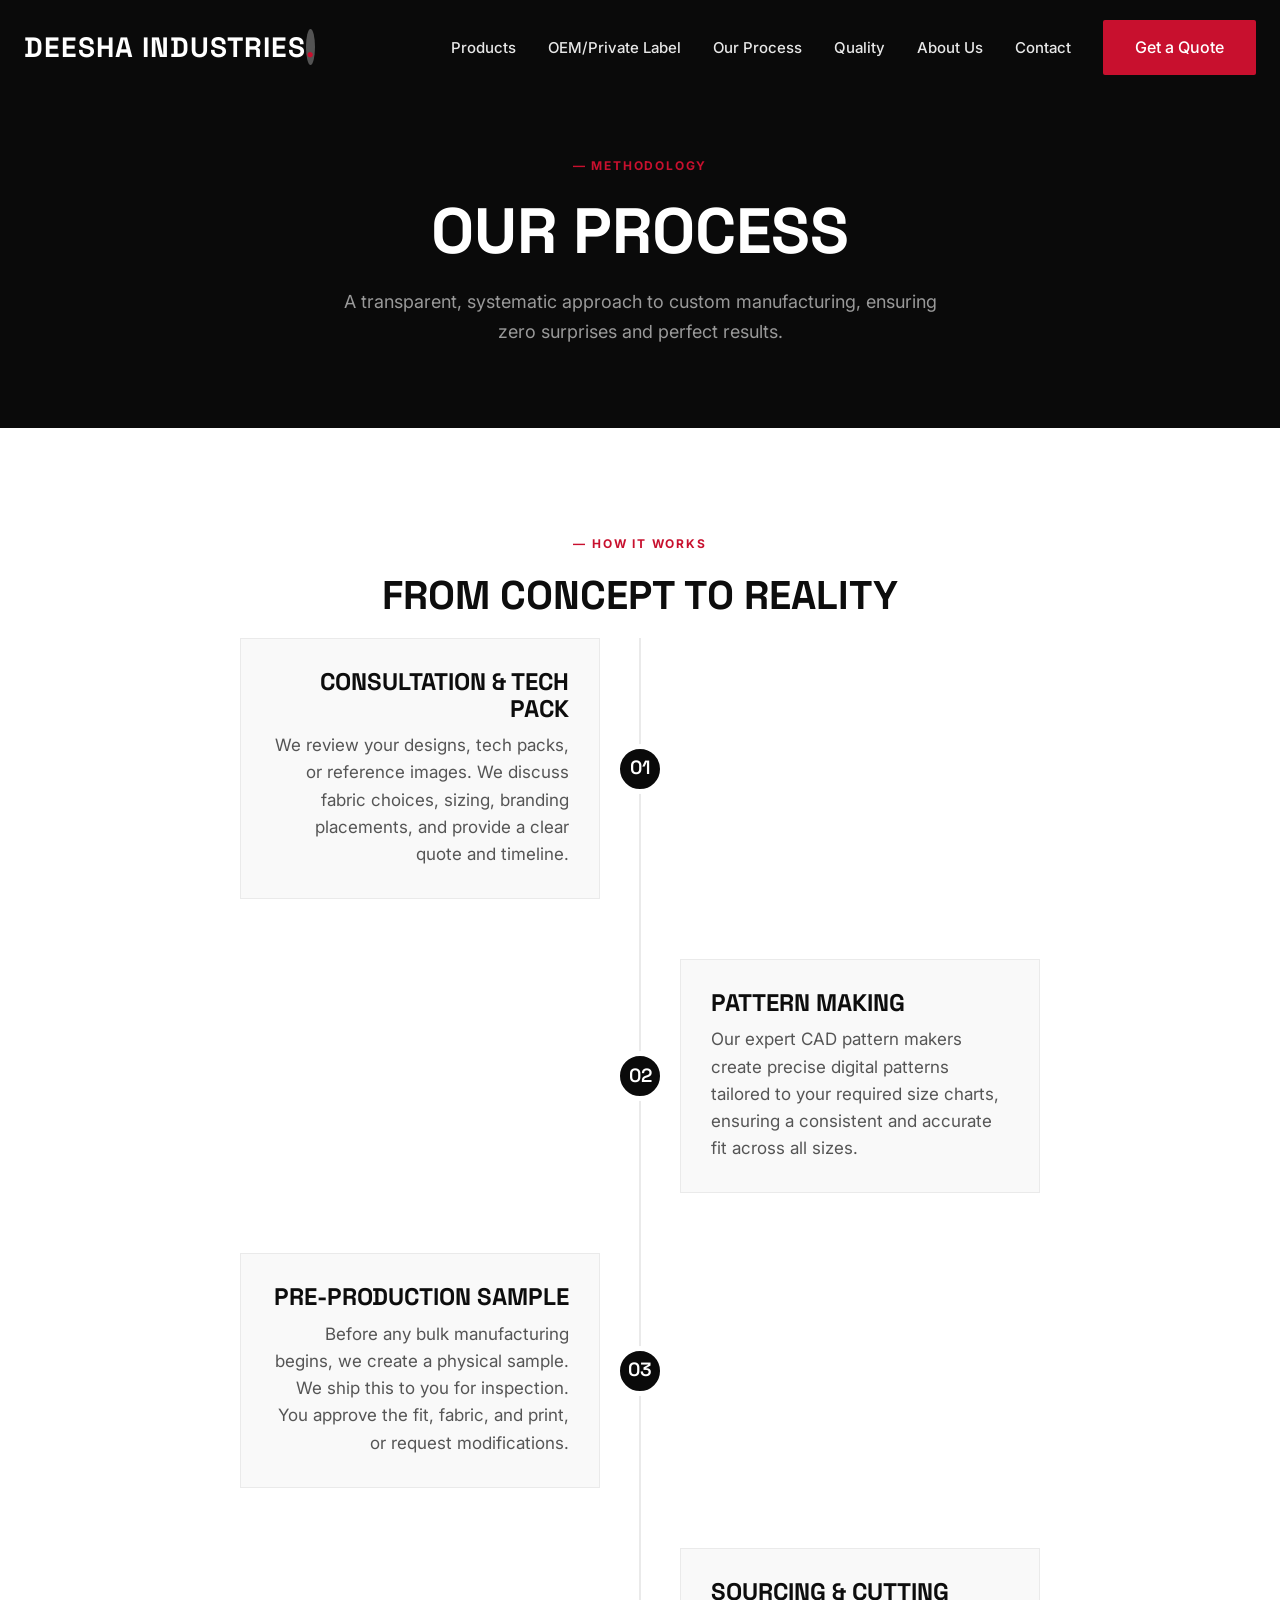
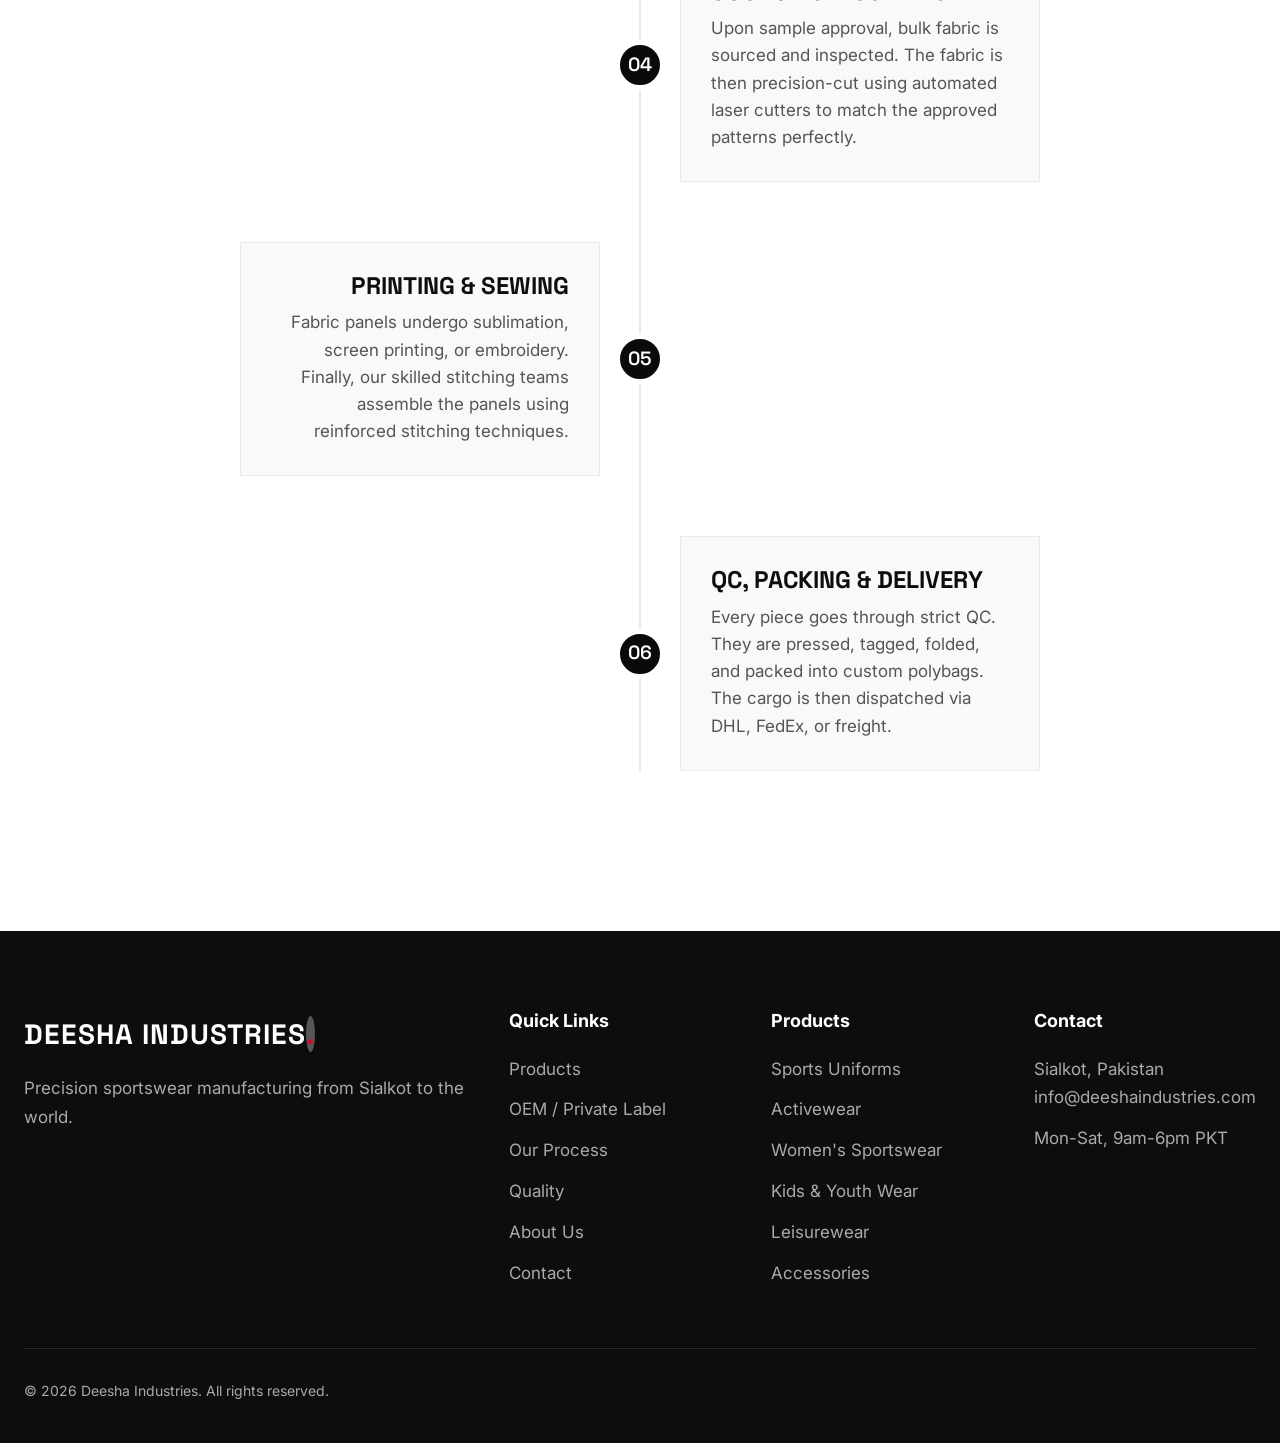
<file: process.html>
<!DOCTYPE html>
<html lang="en">
<head>
    <meta charset="UTF-8">
    <meta name="viewport" content="width=device-width, initial-scale=1.0">
    <meta name="description" content="Discover the manufacturing process at Deesha Industries, from pattern making to global delivery.">
    <title>Our Process | Deesha Industries</title>
    
    <link rel="preconnect" href="https://fonts.googleapis.com">
    <link rel="preconnect" href="https://fonts.gstatic.com" crossorigin>
    <link href="https://fonts.googleapis.com/css2?family=Space+Grotesk:wght@400;500;600;700&family=Inter:wght@400;500;600&display=swap" rel="stylesheet">
    
    <link rel="stylesheet" href="style.css">
    <style>
        .inner-page-header {
            padding: 150px 0 80px;
            background-color: #0A0A0A;
            text-align: center;
        }
        .inner-page-header h1 {
            font-family: 'Space Grotesk', sans-serif;
            font-size: clamp(2.5rem, 5vw, 4rem);
            color: #ffffff;
            line-height: 1.1;
            margin-bottom: 20px;
            text-transform: uppercase;
        }
        .inner-page-header p {
            color: #999;
            font-size: 1.125rem;
            max-width: 600px;
            margin: 0 auto;
        }
        
        .timeline-section {
            background: #ffffff;
            padding: 100px 0;
        }
        .timeline-container {
            max-width: 800px;
            margin: 0 auto;
            position: relative;
        }
        /* Vertical Line */
        .timeline-container::before {
            content: '';
            position: absolute;
            top: 0;
            bottom: 0;
            left: 50%;
            width: 2px;
            background: #eaeaea;
            transform: translateX(-50%);
        }
        .timeline-step {
            position: relative;
            margin-bottom: 60px;
            width: 100%;
            display: flex;
            justify-content: space-between;
            align-items: center;
        }
        .timeline-step:nth-child(even) {
            flex-direction: row-reverse;
        }
        .timeline-content {
            width: 45%;
            background: #f9f9f9;
            padding: 30px;
            border: 1px solid #eaeaea;
            position: relative;
            z-index: 2;
        }
        .timeline-step:nth-child(odd) .timeline-content {
            text-align: right;
        }
        .timeline-step:nth-child(even) .timeline-content {
            text-align: left;
        }
        .timeline-number {
            position: absolute;
            left: 50%;
            transform: translateX(-50%);
            width: 50px;
            height: 50px;
            background: #0A0A0A;
            color: white;
            border-radius: 50%;
            display: flex;
            align-items: center;
            justify-content: center;
            font-family: 'Space Grotesk', sans-serif;
            font-size: 1.2rem;
            font-weight: 600;
            z-index: 3;
            border: 5px solid white;
        }
        .timeline-content h3 {
            font-family: 'Space Grotesk', sans-serif;
            font-size: 1.5rem;
            margin-bottom: 10px;
            text-transform: uppercase;
        }
        .timeline-content p {
            color: #555;
            line-height: 1.6;
        }
        
        @media (max-width: 768px) {
            .timeline-container::before {
                left: 30px;
            }
            .timeline-step {
                flex-direction: column !important;
                align-items: flex-end;
            }
            .timeline-content {
                width: calc(100% - 80px);
                text-align: left !important;
            }
            .timeline-number {
                left: 30px;
            }
        }
    </style>
</head>
<body>

    <!-- Navigation -->
    <nav id="navbar" class="scrolled">
        <div class="nav-container">
            <a href="index.html" class="logo">DEESHA INDUSTRIES<span class="dot">.</span></a>
            
            <div class="nav-links">
                <a href="products.html">Products</a>
                <a href="oem.html">OEM/Private Label</a>
                <a href="process.html" class="active">Our Process</a>
                <a href="quality.html">Quality</a>
                <a href="about.html">About Us</a>
                <a href="contact.html">Contact</a>
                <a href="contact.html" class="btn btn-primary nav-btn">Get a Quote</a>
            </div>

            <button class="hamburger" aria-label="Toggle menu">
                <span></span>
                <span></span>
                <span></span>
            </button>
        </div>
    </nav>

    <!-- Mobile Nav Overlay -->
    <div class="mobile-nav-overlay">
        <div class="mobile-nav-links">
            <a href="products.html">Products</a>
            <a href="oem.html">OEM/Private Label</a>
            <a href="process.html">Our Process</a>
            <a href="quality.html">Quality</a>
            <a href="about.html">About Us</a>
            <a href="contact.html">Contact</a>
            <a href="contact.html" class="btn btn-primary">Get a Quote</a>
        </div>
    </div>

    <!-- Header -->
    <header class="inner-page-header">
        <div class="container fade-up">
            <span class="section-label dark">— METHODOLOGY</span>
            <h1>Our Process</h1>
            <p>A transparent, systematic approach to custom manufacturing, ensuring zero surprises and perfect results.</p>
        </div>
    </header>

    <!-- Timeline -->
    <section class="timeline-section">
        <div class="container">
            <div class="text-center mb-5 fade-up">
                <span class="section-label">— HOW IT WORKS</span>
                <h2 style="font-family: 'Space Grotesk', sans-serif; font-size: 2.5rem; text-transform: uppercase;">From Concept to Reality</h2>
            </div>
            
            <div class="timeline-container mt-5">
                
                <!-- Step 1 -->
                <div class="timeline-step fade-up">
                    <div class="timeline-content">
                        <h3>Consultation & Tech Pack</h3>
                        <p>We review your designs, tech packs, or reference images. We discuss fabric choices, sizing, branding placements, and provide a clear quote and timeline.</p>
                    </div>
                    <div class="timeline-number">01</div>
                    <div style="width: 45%;"></div> <!-- Empty div for layout -->
                </div>

                <!-- Step 2 -->
                <div class="timeline-step fade-up">
                    <div class="timeline-content">
                        <h3>Pattern Making</h3>
                        <p>Our expert CAD pattern makers create precise digital patterns tailored to your required size charts, ensuring a consistent and accurate fit across all sizes.</p>
                    </div>
                    <div class="timeline-number">02</div>
                    <div style="width: 45%;"></div>
                </div>

                <!-- Step 3 -->
                <div class="timeline-step fade-up">
                    <div class="timeline-content">
                        <h3>Pre-Production Sample</h3>
                        <p>Before any bulk manufacturing begins, we create a physical sample. We ship this to you for inspection. You approve the fit, fabric, and print, or request modifications.</p>
                    </div>
                    <div class="timeline-number">03</div>
                    <div style="width: 45%;"></div>
                </div>

                <!-- Step 4 -->
                <div class="timeline-step fade-up">
                    <div class="timeline-content">
                        <h3>Sourcing & Cutting</h3>
                        <p>Upon sample approval, bulk fabric is sourced and inspected. The fabric is then precision-cut using automated laser cutters to match the approved patterns perfectly.</p>
                    </div>
                    <div class="timeline-number">04</div>
                    <div style="width: 45%;"></div>
                </div>

                <!-- Step 5 -->
                <div class="timeline-step fade-up">
                    <div class="timeline-content">
                        <h3>Printing & Sewing</h3>
                        <p>Fabric panels undergo sublimation, screen printing, or embroidery. Finally, our skilled stitching teams assemble the panels using reinforced stitching techniques.</p>
                    </div>
                    <div class="timeline-number">05</div>
                    <div style="width: 45%;"></div>
                </div>

                <!-- Step 6 -->
                <div class="timeline-step fade-up">
                    <div class="timeline-content">
                        <h3>QC, Packing & Delivery</h3>
                        <p>Every piece goes through strict QC. They are pressed, tagged, folded, and packed into custom polybags. The cargo is then dispatched via DHL, FedEx, or freight.</p>
                    </div>
                    <div class="timeline-number">06</div>
                    <div style="width: 45%;"></div>
                </div>

            </div>
        </div>
    </section>

    <!-- Footer -->
    <footer class="footer">
        <div class="container">
            <div class="footer-grid">
                <div class="footer-col">
                    <a href="index.html" class="logo text-white">DEESHA INDUSTRIES<span class="dot">.</span></a>
                    <p class="mt-3 text-muted">Precision sportswear manufacturing from Sialkot to the world.</p>
                </div>
                <div class="footer-col">
                    <h4>Quick Links</h4>
                    <a href="products.html">Products</a>
                    <a href="oem.html">OEM / Private Label</a>
                    <a href="process.html">Our Process</a>
                    <a href="quality.html">Quality</a>
                    <a href="about.html">About Us</a>
                    <a href="contact.html">Contact</a>
                </div>
                <div class="footer-col">
                    <h4>Products</h4>
                    <a href="#">Sports Uniforms</a>
                    <a href="#">Activewear</a>
                    <a href="#">Women's Sportswear</a>
                    <a href="#">Kids & Youth Wear</a>
                    <a href="#">Leisurewear</a>
                    <a href="#">Accessories</a>
                </div>
                <div class="footer-col">
                    <h4>Contact</h4>
                    <p>Sialkot, Pakistan</p>
                    <p><a href="mailto:info@deeshaindustries.com">info@deeshaindustries.com</a></p>
                    <p>Mon-Sat, 9am-6pm PKT</p>
                </div>
            </div>
            <div class="footer-bottom mt-5">
                <p>&copy; 2026 Deesha Industries. All rights reserved.</p>
            </div>
        </div>
    </footer>

    <script src="script.js"></script>
</body>
</html>
</file>
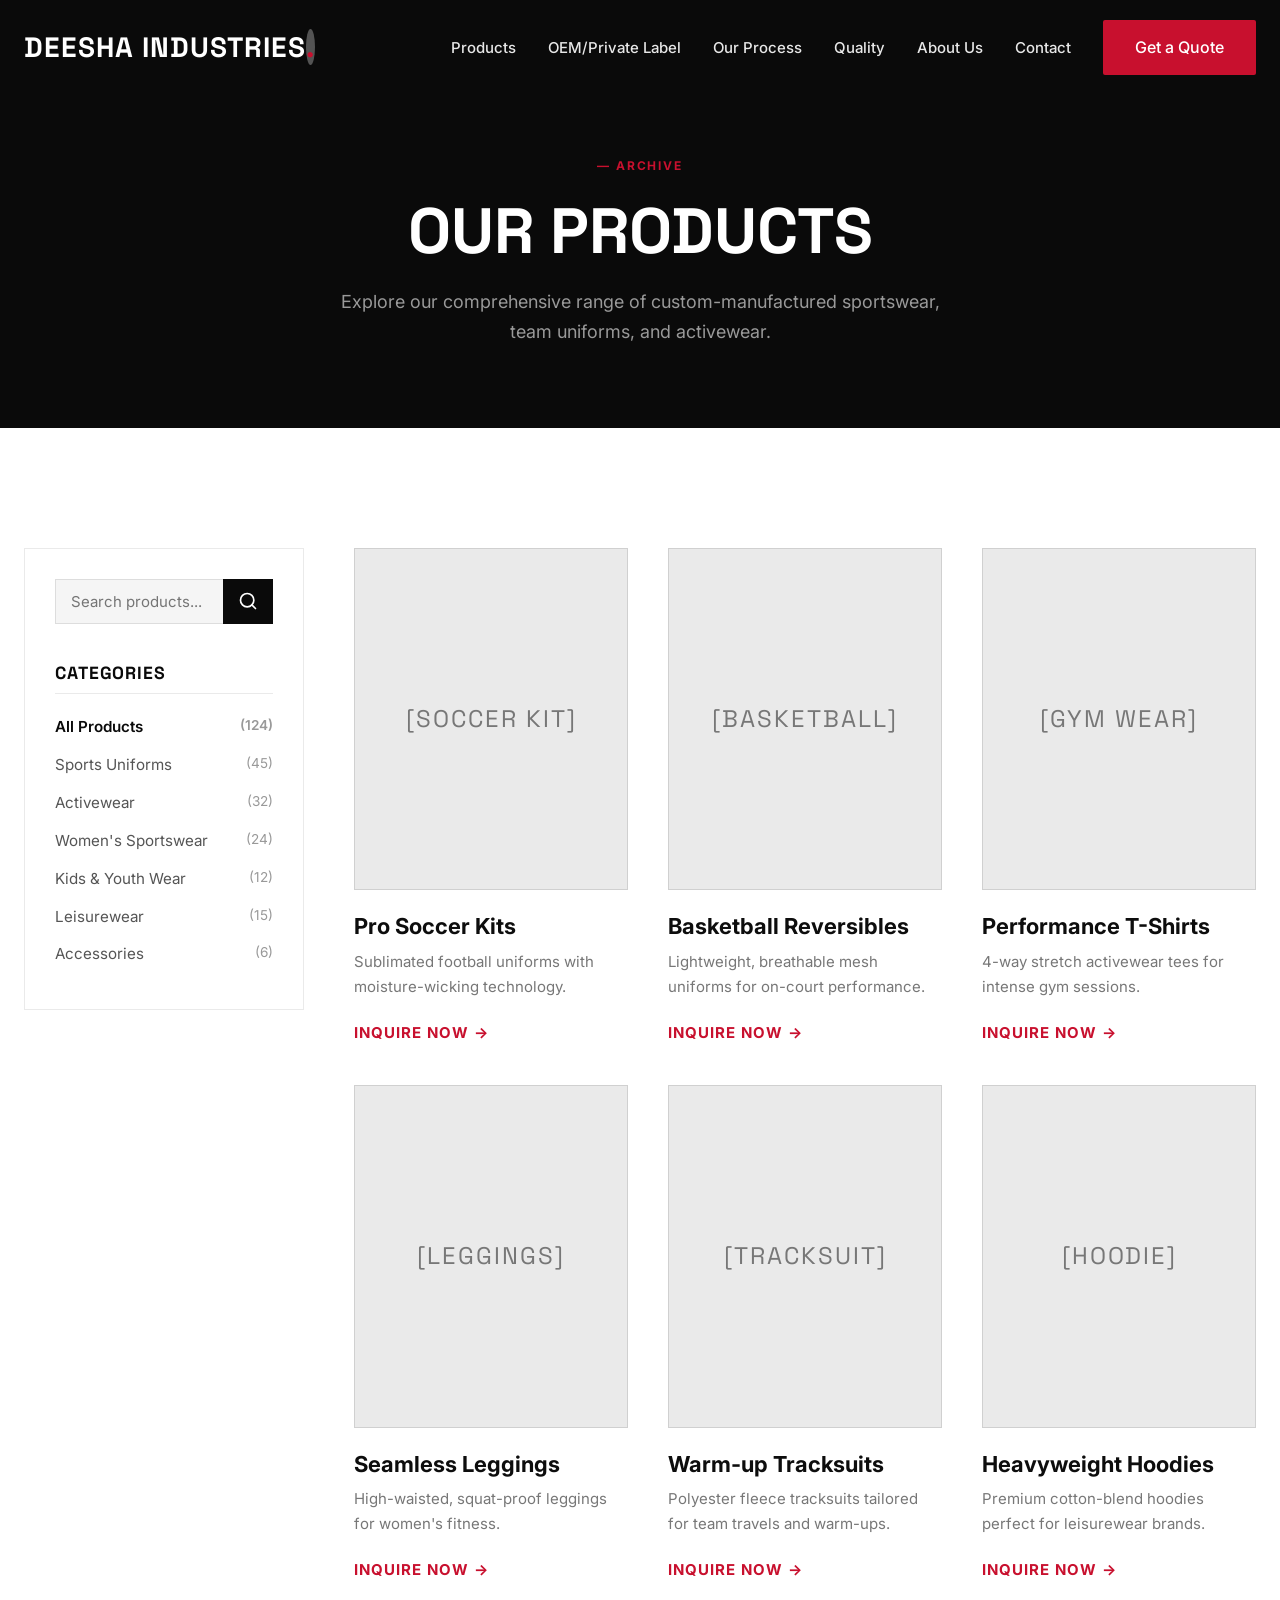
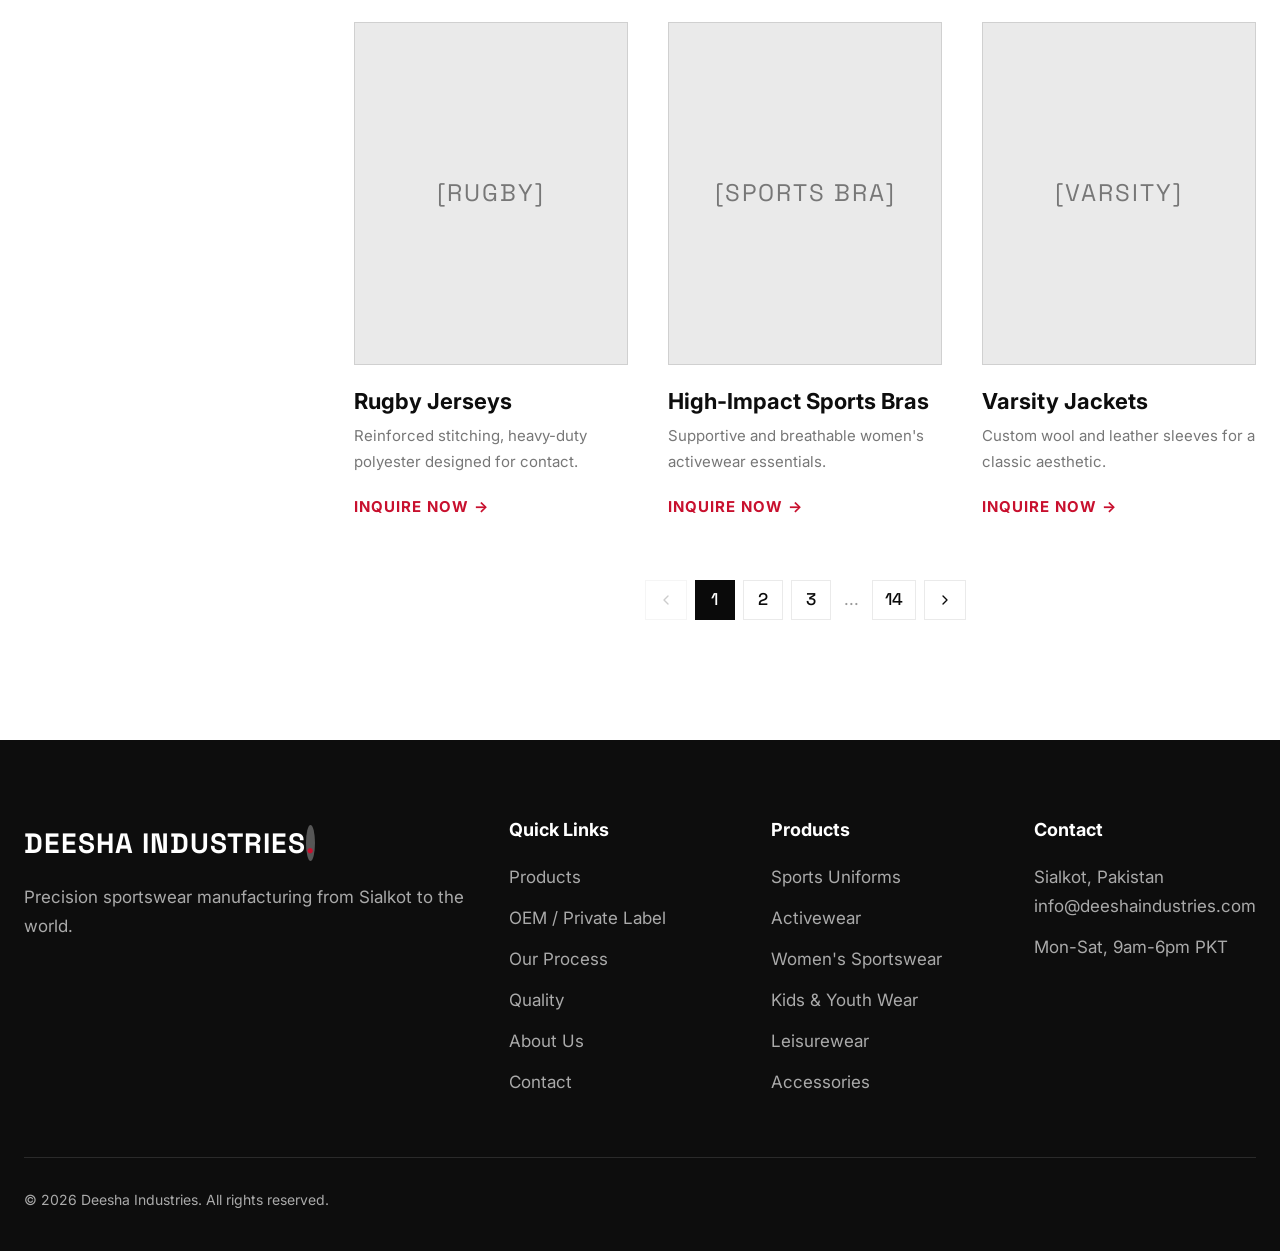
<file: products.html>
<!DOCTYPE html>
<html lang="en">
<head>
    <meta charset="UTF-8">
    <meta name="viewport" content="width=device-width, initial-scale=1.0">
    <meta name="description" content="Browse Deesha Industries catalog of custom sportswear, activewear, and team uniforms.">
    <title>Products | Deesha Industries</title>
    
    <link rel="preconnect" href="https://fonts.googleapis.com">
    <link rel="preconnect" href="https://fonts.gstatic.com" crossorigin>
    <link href="https://fonts.googleapis.com/css2?family=Space+Grotesk:wght@400;500;600;700&family=Inter:wght@400;500;600&display=swap" rel="stylesheet">
    
    <link rel="stylesheet" href="style.css">
    <style>
        .inner-page-header {
            padding: 150px 0 80px;
            background-color: #0A0A0A;
            text-align: center;
        }
        .inner-page-header h1 {
            font-family: 'Space Grotesk', sans-serif;
            font-size: clamp(2.5rem, 5vw, 4rem);
            color: #ffffff;
            line-height: 1.1;
            margin-bottom: 20px;
            text-transform: uppercase;
        }
        .inner-page-header p {
            color: #999;
            font-size: 1.125rem;
            max-width: 600px;
            margin: 0 auto;
        }
        
        .products-page-container {
            display: grid;
            grid-template-columns: 280px 1fr;
            gap: 50px;
            align-items: start;
        }
        @media (max-width: 991px) {
            .products-page-container {
                grid-template-columns: 1fr;
            }
        }
        
        /* Sidebar Styling */
        .sidebar {
            background: #ffffff;
            padding: 30px;
            border: 1px solid #eaeaea;
            position: sticky;
            top: 100px;
        }
        .search-box {
            display: flex;
            margin-bottom: 40px;
        }
        .search-box input {
            width: 100%;
            padding: 12px 15px;
            border: 1px solid #ddd;
            border-right: none;
            outline: none;
            font-family: inherit;
        }
        .search-box button {
            padding: 12px 15px;
            background: #0A0A0A;
            color: white;
            border: none;
            cursor: pointer;
            display: flex;
            align-items: center;
            justify-content: center;
        }
        
        .category-filter h3 {
            font-size: 1.1rem;
            margin-bottom: 20px;
            font-family: 'Space Grotesk', sans-serif;
            text-transform: uppercase;
            letter-spacing: 0.05em;
            color: #0A0A0A;
            border-bottom: 1px solid #eaeaea;
            padding-bottom: 10px;
        }
        .category-list {
            list-style: none;
            padding: 0;
            margin: 0;
        }
        .category-list li {
            margin-bottom: 12px;
        }
        .category-list a {
            color: #555;
            text-decoration: none;
            display: flex;
            justify-content: space-between;
            font-size: 0.95rem;
            transition: color 0.2s ease;
        }
        .category-list a:hover, .category-list a.active {
            color: #0A0A0A;
            font-weight: 600;
        }
        .category-list span.count {
            color: #999;
            font-size: 0.85rem;
        }
        
        /* Pagination Styling */
        .pagination {
            display: flex;
            justify-content: center;
            align-items: center;
            gap: 8px;
            margin-top: 60px;
        }
        .page-link {
            display: inline-flex;
            align-items: center;
            justify-content: center;
            min-width: 40px;
            height: 40px;
            padding: 0 12px;
            border: 1px solid #eaeaea;
            color: #0A0A0A;
            text-decoration: none;
            font-family: 'Space Grotesk', sans-serif;
            font-weight: 500;
            transition: all 0.2s ease;
        }
        .page-link:hover {
            border-color: #0A0A0A;
        }
        .page-link.active {
            background: #0A0A0A;
            color: #fff;
            border-color: #0A0A0A;
        }
        .page-link.disabled {
            color: #ccc;
            pointer-events: none;
            border-color: #f5f5f5;
        }
    </style>
</head>
<body>

    <!-- Navigation -->
    <nav id="navbar" class="scrolled">
        <div class="nav-container">
            <a href="index.html" class="logo">DEESHA INDUSTRIES<span class="dot">.</span></a>
            
            <div class="nav-links">
                <a href="products.html" class="active">Products</a>
                <a href="oem.html">OEM/Private Label</a>
                <a href="process.html">Our Process</a>
                <a href="quality.html">Quality</a>
                <a href="about.html">About Us</a>
                <a href="contact.html">Contact</a>
                <a href="contact.html" class="btn btn-primary nav-btn">Get a Quote</a>
            </div>

            <button class="hamburger" aria-label="Toggle menu">
                <span></span>
                <span></span>
                <span></span>
            </button>
        </div>
    </nav>

    <!-- Mobile Nav Overlay -->
    <div class="mobile-nav-overlay">
        <div class="mobile-nav-links">
            <a href="products.html">Products</a>
            <a href="oem.html">OEM/Private Label</a>
            <a href="process.html">Our Process</a>
            <a href="quality.html">Quality</a>
            <a href="about.html">About Us</a>
            <a href="contact.html">Contact</a>
            <a href="contact.html" class="btn btn-primary">Get a Quote</a>
        </div>
    </div>

    <!-- Header -->
    <header class="inner-page-header">
        <div class="container fade-up">
            <span class="section-label dark">— ARCHIVE</span>
            <h1>Our Products</h1>
            <p>Explore our comprehensive range of custom-manufactured sportswear, team uniforms, and activewear.</p>
        </div>
    </header>

    <!-- Products Archive -->
    <section class="section-padding bg-white">
        <div class="container products-page-container">
            
            <!-- Sidebar -->
            <aside class="sidebar fade-up">
                <!-- Search -->
                <form class="search-box" action="#" method="get">
                    <input type="text" placeholder="Search products..." name="s">
                    <button type="submit" aria-label="Search">
                        <svg width="20" height="20" viewBox="0 0 24 24" fill="none" stroke="currentColor" stroke-width="2" stroke-linecap="round" stroke-linejoin="round">
                            <circle cx="11" cy="11" r="8"></circle>
                            <line x1="21" y1="21" x2="16.65" y2="16.65"></line>
                        </svg>
                    </button>
                </form>

                <!-- Categories -->
                <div class="category-filter">
                    <h3>Categories</h3>
                    <ul class="category-list">
                        <li><a href="#" class="active">All Products <span class="count">(124)</span></a></li>
                        <li><a href="#">Sports Uniforms <span class="count">(45)</span></a></li>
                        <li><a href="#">Activewear <span class="count">(32)</span></a></li>
                        <li><a href="#">Women's Sportswear <span class="count">(24)</span></a></li>
                        <li><a href="#">Kids & Youth Wear <span class="count">(12)</span></a></li>
                        <li><a href="#">Leisurewear <span class="count">(15)</span></a></li>
                        <li><a href="#">Accessories <span class="count">(6)</span></a></li>
                    </ul>
                </div>
            </aside>

            <!-- Main Content Grid -->
            <div class="products-main">
                <div class="products-grid">
                    <!-- Product Card 1 -->
                    <div class="product-card fade-up">
                        <div class="product-img placeholder-box light">
                            <span>[SOCCER KIT]</span>
                        </div>
                        <h3>Pro Soccer Kits</h3>
                        <p>Sublimated football uniforms with moisture-wicking technology.</p>
                        <a href="contact.html" class="explore-link">Inquire Now →</a>
                    </div>
                    <!-- Product Card 2 -->
                    <div class="product-card fade-up delay-1">
                        <div class="product-img placeholder-box light">
                            <span>[BASKETBALL]</span>
                        </div>
                        <h3>Basketball Reversibles</h3>
                        <p>Lightweight, breathable mesh uniforms for on-court performance.</p>
                        <a href="contact.html" class="explore-link">Inquire Now →</a>
                    </div>
                    <!-- Product Card 3 -->
                    <div class="product-card fade-up delay-2">
                        <div class="product-img placeholder-box light">
                            <span>[GYM WEAR]</span>
                        </div>
                        <h3>Performance T-Shirts</h3>
                        <p>4-way stretch activewear tees for intense gym sessions.</p>
                        <a href="contact.html" class="explore-link">Inquire Now →</a>
                    </div>
                    <!-- Product Card 4 -->
                    <div class="product-card fade-up">
                        <div class="product-img placeholder-box light">
                            <span>[LEGGINGS]</span>
                        </div>
                        <h3>Seamless Leggings</h3>
                        <p>High-waisted, squat-proof leggings for women's fitness.</p>
                        <a href="contact.html" class="explore-link">Inquire Now →</a>
                    </div>
                    <!-- Product Card 5 -->
                    <div class="product-card fade-up delay-1">
                        <div class="product-img placeholder-box light">
                            <span>[TRACKSUIT]</span>
                        </div>
                        <h3>Warm-up Tracksuits</h3>
                        <p>Polyester fleece tracksuits tailored for team travels and warm-ups.</p>
                        <a href="contact.html" class="explore-link">Inquire Now →</a>
                    </div>
                    <!-- Product Card 6 -->
                    <div class="product-card fade-up delay-2">
                        <div class="product-img placeholder-box light">
                            <span>[HOODIE]</span>
                        </div>
                        <h3>Heavyweight Hoodies</h3>
                        <p>Premium cotton-blend hoodies perfect for leisurewear brands.</p>
                        <a href="contact.html" class="explore-link">Inquire Now →</a>
                    </div>
                    <!-- Product Card 7 -->
                    <div class="product-card fade-up">
                        <div class="product-img placeholder-box light">
                            <span>[RUGBY]</span>
                        </div>
                        <h3>Rugby Jerseys</h3>
                        <p>Reinforced stitching, heavy-duty polyester designed for contact.</p>
                        <a href="contact.html" class="explore-link">Inquire Now →</a>
                    </div>
                    <!-- Product Card 8 -->
                    <div class="product-card fade-up delay-1">
                        <div class="product-img placeholder-box light">
                            <span>[SPORTS BRA]</span>
                        </div>
                        <h3>High-Impact Sports Bras</h3>
                        <p>Supportive and breathable women's activewear essentials.</p>
                        <a href="contact.html" class="explore-link">Inquire Now →</a>
                    </div>
                    <!-- Product Card 9 -->
                    <div class="product-card fade-up delay-2">
                        <div class="product-img placeholder-box light">
                            <span>[VARSITY]</span>
                        </div>
                        <h3>Varsity Jackets</h3>
                        <p>Custom wool and leather sleeves for a classic aesthetic.</p>
                        <a href="contact.html" class="explore-link">Inquire Now →</a>
                    </div>
                </div>

                <!-- Pagination -->
                <div class="pagination fade-up">
                    <a href="#" class="page-link disabled">
                        <svg width="16" height="16" viewBox="0 0 24 24" fill="none" stroke="currentColor" stroke-width="2" stroke-linecap="round" stroke-linejoin="round">
                            <polyline points="15 18 9 12 15 6"></polyline>
                        </svg>
                    </a>
                    <a href="#" class="page-link active">1</a>
                    <a href="#" class="page-link">2</a>
                    <a href="#" class="page-link">3</a>
                    <span style="color: #999; margin: 0 5px;">...</span>
                    <a href="#" class="page-link">14</a>
                    <a href="#" class="page-link">
                        <svg width="16" height="16" viewBox="0 0 24 24" fill="none" stroke="currentColor" stroke-width="2" stroke-linecap="round" stroke-linejoin="round">
                            <polyline points="9 18 15 12 9 6"></polyline>
                        </svg>
                    </a>
                </div>

            </div>
        </div>
    </section>

    <!-- Footer -->
    <footer class="footer">
        <div class="container">
            <div class="footer-grid">
                <div class="footer-col">
                    <a href="index.html" class="logo text-white">DEESHA INDUSTRIES<span class="dot">.</span></a>
                    <p class="mt-3 text-muted">Precision sportswear manufacturing from Sialkot to the world.</p>
                </div>
                <div class="footer-col">
                    <h4>Quick Links</h4>
                    <a href="products.html">Products</a>
                    <a href="oem.html">OEM / Private Label</a>
                    <a href="process.html">Our Process</a>
                    <a href="quality.html">Quality</a>
                    <a href="about.html">About Us</a>
                    <a href="contact.html">Contact</a>
                </div>
                <div class="footer-col">
                    <h4>Products</h4>
                    <a href="#">Sports Uniforms</a>
                    <a href="#">Activewear</a>
                    <a href="#">Women's Sportswear</a>
                    <a href="#">Kids & Youth Wear</a>
                    <a href="#">Leisurewear</a>
                    <a href="#">Accessories</a>
                </div>
                <div class="footer-col">
                    <h4>Contact</h4>
                    <p>Sialkot, Pakistan</p>
                    <p><a href="mailto:info@deeshaindustries.com">info@deeshaindustries.com</a></p>
                    <p>Mon-Sat, 9am-6pm PKT</p>
                </div>
            </div>
            <div class="footer-bottom mt-5">
                <p>&copy; 2026 Deesha Industries. All rights reserved.</p>
            </div>
        </div>
    </footer>

    <script src="script.js"></script>
</body>
</html>
</file>
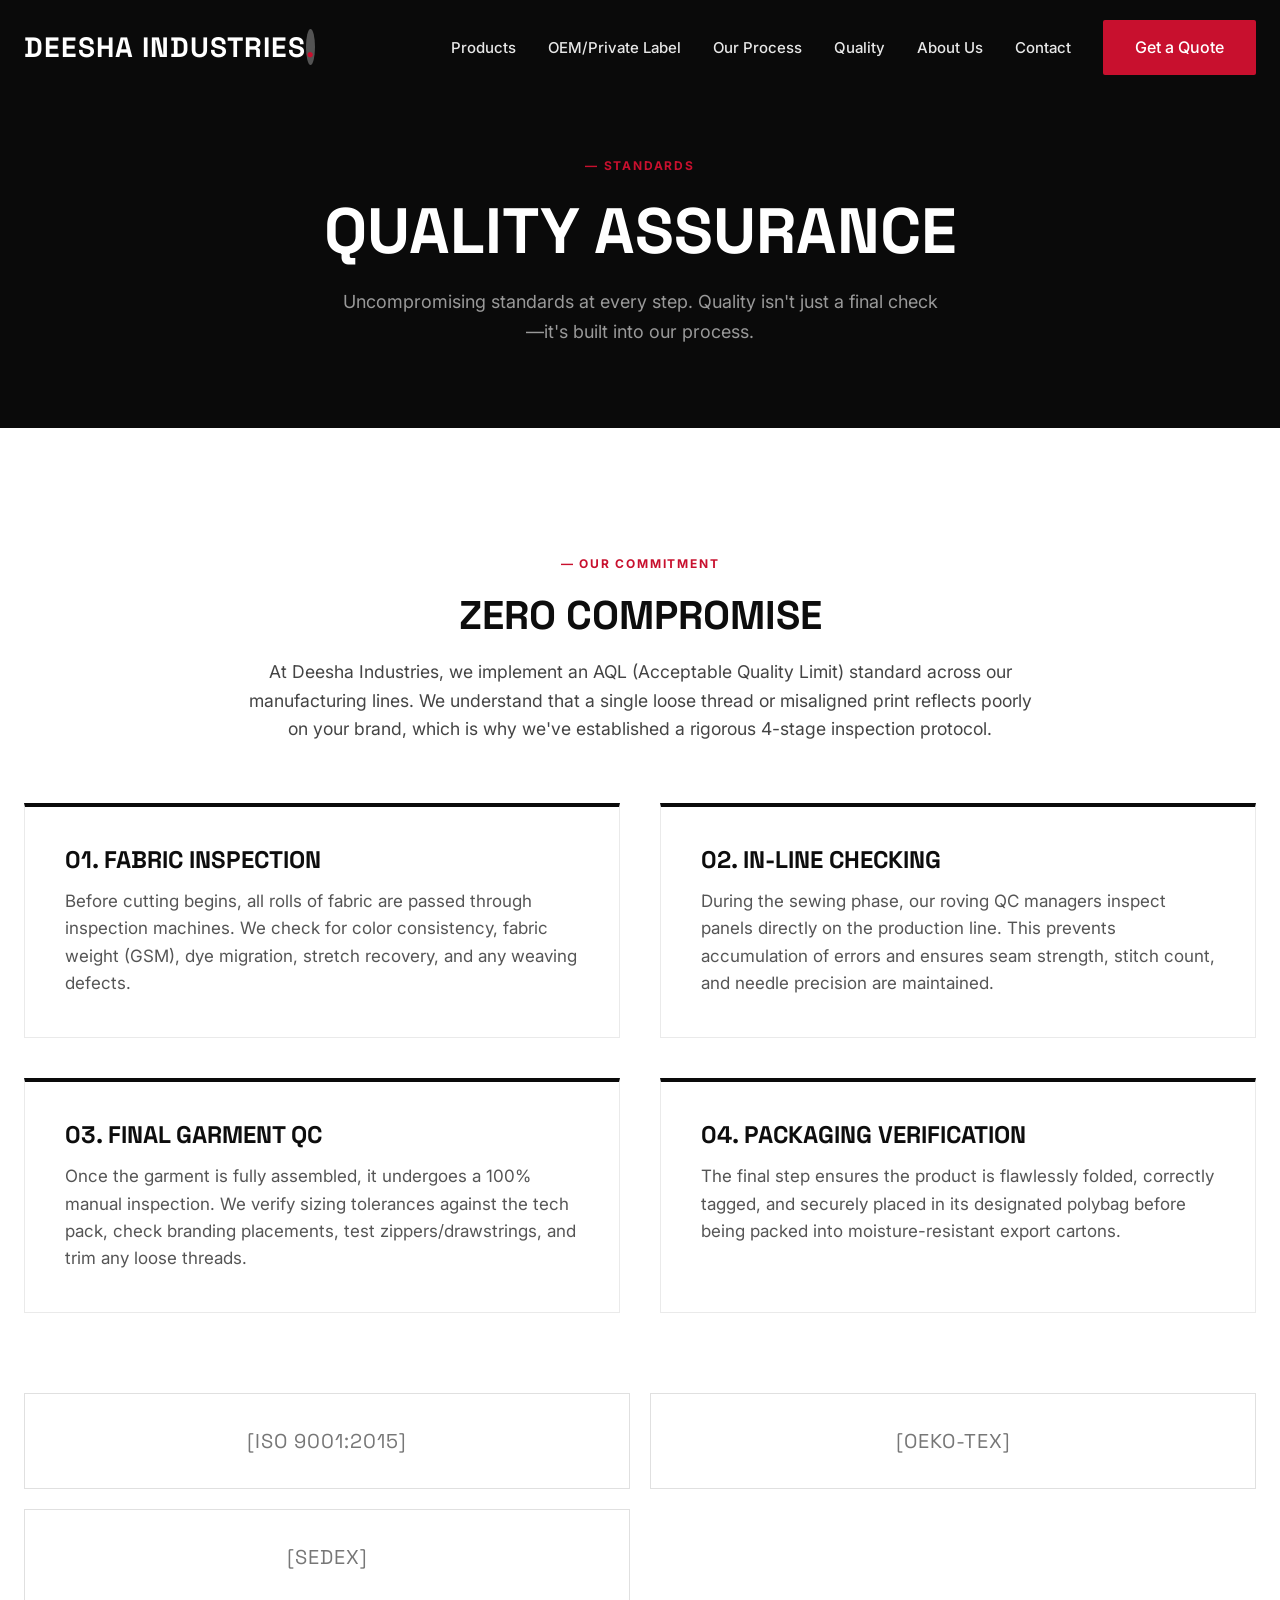
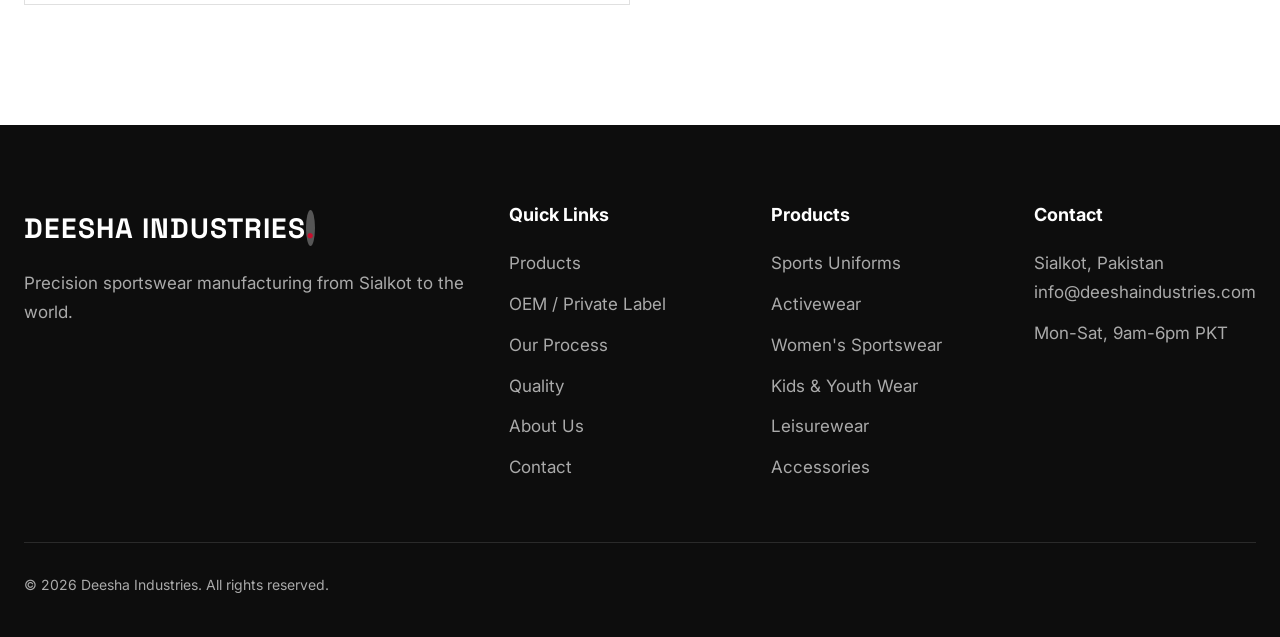
<file: quality.html>
<!DOCTYPE html>
<html lang="en">
<head>
    <meta charset="UTF-8">
    <meta name="viewport" content="width=device-width, initial-scale=1.0">
    <meta name="description" content="Quality Assurance at Deesha Industries. We maintain strict QC protocols for all our sportswear manufacturing.">
    <title>Quality | Deesha Industries</title>
    
    <link rel="preconnect" href="https://fonts.googleapis.com">
    <link rel="preconnect" href="https://fonts.gstatic.com" crossorigin>
    <link href="https://fonts.googleapis.com/css2?family=Space+Grotesk:wght@400;500;600;700&family=Inter:wght@400;500;600&display=swap" rel="stylesheet">
    
    <link rel="stylesheet" href="style.css">
    <style>
        .inner-page-header {
            padding: 150px 0 80px;
            background-color: #0A0A0A;
            text-align: center;
        }
        .inner-page-header h1 {
            font-family: 'Space Grotesk', sans-serif;
            font-size: clamp(2.5rem, 5vw, 4rem);
            color: #ffffff;
            line-height: 1.1;
            margin-bottom: 20px;
            text-transform: uppercase;
        }
        .inner-page-header p {
            color: #999;
            font-size: 1.125rem;
            max-width: 600px;
            margin: 0 auto;
        }

        .qc-stages {
            display: grid;
            grid-template-columns: 1fr 1fr;
            gap: 40px;
            margin-top: 60px;
        }
        @media (max-width: 768px) {
            .qc-stages {
                grid-template-columns: 1fr;
            }
        }
        .qc-card {
            background: #fff;
            padding: 40px;
            border: 1px solid #eaeaea;
            border-top: 4px solid #0A0A0A;
        }
        .qc-card h3 {
            font-family: 'Space Grotesk', sans-serif;
            font-size: 1.5rem;
            margin-bottom: 15px;
            text-transform: uppercase;
        }
        .qc-card p {
            color: #555;
            line-height: 1.6;
        }
    </style>
</head>
<body>

    <!-- Navigation -->
    <nav id="navbar" class="scrolled">
        <div class="nav-container">
            <a href="index.html" class="logo">DEESHA INDUSTRIES<span class="dot">.</span></a>
            
            <div class="nav-links">
                <a href="products.html">Products</a>
                <a href="oem.html">OEM/Private Label</a>
                <a href="process.html">Our Process</a>
                <a href="quality.html" class="active">Quality</a>
                <a href="about.html">About Us</a>
                <a href="contact.html">Contact</a>
                <a href="contact.html" class="btn btn-primary nav-btn">Get a Quote</a>
            </div>

            <button class="hamburger" aria-label="Toggle menu">
                <span></span>
                <span></span>
                <span></span>
            </button>
        </div>
    </nav>

    <!-- Mobile Nav Overlay -->
    <div class="mobile-nav-overlay">
        <div class="mobile-nav-links">
            <a href="products.html">Products</a>
            <a href="oem.html">OEM/Private Label</a>
            <a href="process.html">Our Process</a>
            <a href="quality.html">Quality</a>
            <a href="about.html">About Us</a>
            <a href="contact.html">Contact</a>
            <a href="contact.html" class="btn btn-primary">Get a Quote</a>
        </div>
    </div>

    <!-- Header -->
    <header class="inner-page-header">
        <div class="container fade-up">
            <span class="section-label dark">— STANDARDS</span>
            <h1>Quality Assurance</h1>
            <p>Uncompromising standards at every step. Quality isn't just a final check—it's built into our process.</p>
        </div>
    </header>

    <!-- Content -->
    <section class="section-padding bg-white">
        <div class="container">
            <div class="text-center fade-up" style="max-width: 800px; margin: 0 auto;">
                <span class="section-label">— OUR COMMITMENT</span>
                <h2 style="font-family: 'Space Grotesk', sans-serif; font-size: 2.5rem; text-transform: uppercase; margin-bottom: 20px;">Zero Compromise</h2>
                <p style="font-size: 1.1rem; color: #444; line-height: 1.6;">At Deesha Industries, we implement an AQL (Acceptable Quality Limit) standard across our manufacturing lines. We understand that a single loose thread or misaligned print reflects poorly on your brand, which is why we've established a rigorous 4-stage inspection protocol.</p>
            </div>

            <div class="qc-stages">
                <div class="qc-card fade-up">
                    <h3>01. Fabric Inspection</h3>
                    <p>Before cutting begins, all rolls of fabric are passed through inspection machines. We check for color consistency, fabric weight (GSM), dye migration, stretch recovery, and any weaving defects.</p>
                </div>
                <div class="qc-card fade-up delay-1">
                    <h3>02. In-Line Checking</h3>
                    <p>During the sewing phase, our roving QC managers inspect panels directly on the production line. This prevents accumulation of errors and ensures seam strength, stitch count, and needle precision are maintained.</p>
                </div>
                <div class="qc-card fade-up delay-2">
                    <h3>03. Final Garment QC</h3>
                    <p>Once the garment is fully assembled, it undergoes a 100% manual inspection. We verify sizing tolerances against the tech pack, check branding placements, test zippers/drawstrings, and trim any loose threads.</p>
                </div>
                <div class="qc-card fade-up">
                    <h3>04. Packaging Verification</h3>
                    <p>The final step ensures the product is flawlessly folded, correctly tagged, and securely placed in its designated polybag before being packed into moisture-resistant export cartons.</p>
                </div>
            </div>
            
            <div class="certifications fade-up delay-1" style="margin-top: 80px; justify-content: center;">
                <div class="cert-box">
                    <span>[ISO 9001:2015]</span>
                </div>
                <div class="cert-box">
                    <span>[OEKO-TEX]</span>
                </div>
                <div class="cert-box">
                    <span>[SEDEX]</span>
                </div>
            </div>

        </div>
    </section>

    <!-- Footer -->
    <footer class="footer">
        <div class="container">
            <div class="footer-grid">
                <div class="footer-col">
                    <a href="index.html" class="logo text-white">DEESHA INDUSTRIES<span class="dot">.</span></a>
                    <p class="mt-3 text-muted">Precision sportswear manufacturing from Sialkot to the world.</p>
                </div>
                <div class="footer-col">
                    <h4>Quick Links</h4>
                    <a href="products.html">Products</a>
                    <a href="oem.html">OEM / Private Label</a>
                    <a href="process.html">Our Process</a>
                    <a href="quality.html">Quality</a>
                    <a href="about.html">About Us</a>
                    <a href="contact.html">Contact</a>
                </div>
                <div class="footer-col">
                    <h4>Products</h4>
                    <a href="#">Sports Uniforms</a>
                    <a href="#">Activewear</a>
                    <a href="#">Women's Sportswear</a>
                    <a href="#">Kids & Youth Wear</a>
                    <a href="#">Leisurewear</a>
                    <a href="#">Accessories</a>
                </div>
                <div class="footer-col">
                    <h4>Contact</h4>
                    <p>Sialkot, Pakistan</p>
                    <p><a href="mailto:info@deeshaindustries.com">info@deeshaindustries.com</a></p>
                    <p>Mon-Sat, 9am-6pm PKT</p>
                </div>
            </div>
            <div class="footer-bottom mt-5">
                <p>&copy; 2026 Deesha Industries. All rights reserved.</p>
            </div>
        </div>
    </footer>

    <script src="script.js"></script>
</body>
</html>
</file>
<file: style.css>
/* =========================================
   CSS Variables
   ========================================= */
:root {
  --color-bg-dark: #0D0D0D;
  --color-bg-mid: #1A1A1A;
  --color-bg-light: #F5F5F5;
  --color-white: #FFFFFF;
  --color-accent: #C8102E;        /* Primary red */
  --color-accent-hover: #A00D24;  /* Darker red for hover */
  --color-text-primary: #0D0D0D;
  --color-text-muted: #777777;
  --color-text-on-dark: #AAAAAA;
  --color-border: #E0E0E0;
  --color-border-dark: #2A2A2A;

  --font-heading: 'Space Grotesk', sans-serif;
  --font-body: 'Inter', sans-serif;
}

/* =========================================
   Reset & Base Styles
   ========================================= */
* {
  margin: 0;
  padding: 0;
  box-sizing: border-box;
}

html {
  scroll-behavior: smooth;
}

body {
  font-family: var(--font-body);
  font-size: 17px;
  line-height: 1.7;
  color: var(--color-text-primary);
  background-color: var(--color-white);
  overflow-x: hidden;
}

h1, h2, h3, h4, h5, h6 {
  font-family: var(--font-heading);
  text-transform: uppercase;
  font-weight: 700;
  margin-bottom: 0.5em;
  line-height: 1.1;
}

h1 { font-size: 48px; }
h2 { font-size: 36px; }
h3 { font-size: 28px; }
h4 { font-size: 24px; }

@media (min-width: 768px) {
  h1 { font-size: 80px; }
  h2 { font-size: 52px; }
  h3 { font-size: 32px; }
}

@media (min-width: 1200px) {
  h1 { font-size: 96px; line-height: 0.95; }
  h2 { font-size: 64px; }
}

a {
  text-decoration: none;
  color: inherit;
  transition: all 0.3s ease;
}

ul {
  list-style: none;
}

img {
  max-width: 100%;
  height: auto;
  display: block;
}

.container {
  width: 100%;
  max-width: 1280px;
  margin: 0 auto;
  padding: 0 24px;
}

.section-padding {
  padding: 80px 0;
}

@media (min-width: 768px) {
  .section-padding {
    padding: 120px 0;
  }
}

.mt-3 { margin-top: 1rem; }
.mt-4 { margin-top: 1.5rem; }
.mt-5 { margin-top: 3rem; }
.w-100 { width: 100%; }
.text-center { text-align: center; }
.text-white { color: var(--color-white) !important; }
.text-muted { color: var(--color-text-on-dark); }

/* Section Labels */
.section-label {
  display: inline-block;
  font-size: 12px;
  color: var(--color-accent);
  text-transform: uppercase;
  letter-spacing: 0.15em;
  font-weight: 700;
  margin-bottom: 20px;
}

.section-label.dark {
  color: var(--color-accent);
}

/* =========================================
   Buttons
   ========================================= */
.btn {
  display: inline-block;
  padding: 14px 32px;
  font-family: var(--font-body);
  font-weight: 500;
  font-size: 16px;
  text-align: center;
  cursor: pointer;
  border: none;
  border-radius: 2px;
  transition: all 0.3s ease;
}

.btn-primary {
  background-color: var(--color-accent);
  color: var(--color-white);
}

.btn-primary:hover {
  background-color: var(--color-accent-hover);
  transform: translateY(-2px);
  box-shadow: 0 10px 20px rgba(200, 16, 46, 0.2);
}

.btn-ghost {
  background-color: transparent;
  color: var(--color-white);
  border: 1px solid var(--color-white);
}

.btn-ghost:hover {
  background-color: var(--color-white);
  color: var(--color-bg-dark);
}

.btn-ghost.dark-text {
  color: var(--color-text-primary);
  border-color: var(--color-text-primary);
}

.btn-ghost.dark-text:hover {
  background-color: var(--color-text-primary);
  color: var(--color-white);
}

/* =========================================
   Navigation
   ========================================= */
nav {
  position: fixed;
  top: 0;
  left: 0;
  width: 100%;
  z-index: 1000;
  padding: 20px 0;
  transition: all 0.3s ease;
}

nav.scrolled {
  background-color: rgba(13, 13, 13, 0.9);
  backdrop-filter: blur(8px);
  padding: 15px 0;
  box-shadow: 0 4px 20px rgba(0, 0, 0, 0.1);
}

.nav-container {
  max-width: 1280px;
  margin: 0 auto;
  padding: 0 24px;
  display: flex;
  justify-content: space-between;
  align-items: center;
}

.logo {
  font-family: var(--font-heading);
  font-size: 28px;
  font-weight: 700;
  color: var(--color-white);
  letter-spacing: 1px;
}

.logo .dot {
  color: var(--color-accent);
}

.nav-links {
  display: none;
}

@media (min-width: 1024px) {
  .nav-links {
    display: flex;
    align-items: center;
    gap: 32px;
  }
  
  .nav-links a:not(.btn) {
    color: var(--color-white);
    font-size: 15px;
    font-weight: 500;
    position: relative;
    opacity: 0.9;
  }
  
  .nav-links a:not(.btn):hover {
    opacity: 1;
  }
  
  .nav-links a:not(.btn)::after {
    content: '';
    position: absolute;
    bottom: -5px;
    left: 0;
    width: 0;
    height: 2px;
    background-color: var(--color-accent);
    transition: width 0.3s ease;
  }
  
  .nav-links a:not(.btn):hover::after {
    width: 100%;
  }
}

/* Mobile Nav */
.hamburger {
  display: block;
  background: none;
  border: none;
  cursor: pointer;
  z-index: 1001;
}

.hamburger span {
  display: block;
  width: 25px;
  height: 2px;
  background-color: var(--color-white);
  margin: 5px 0;
  transition: all 0.3s ease;
}

@media (min-width: 1024px) {
  .hamburger {
    display: none;
  }
}

.hamburger.active span:nth-child(1) {
  transform: translateY(7px) rotate(45deg);
}

.hamburger.active span:nth-child(2) {
  opacity: 0;
}

.hamburger.active span:nth-child(3) {
  transform: translateY(-7px) rotate(-45deg);
}

.mobile-nav-overlay {
  position: fixed;
  top: 0;
  left: 0;
  width: 100%;
  height: 100vh;
  background-color: var(--color-bg-dark);
  z-index: 999;
  display: flex;
  flex-direction: column;
  justify-content: center;
  align-items: center;
  transform: translateY(-100%);
  transition: transform 0.4s cubic-bezier(0.77, 0, 0.175, 1);
}

.mobile-nav-overlay.open {
  transform: translateY(0);
}

.mobile-nav-links {
  display: flex;
  flex-direction: column;
  align-items: center;
  gap: 24px;
}

.mobile-nav-links a {
  font-family: var(--font-heading);
  font-size: 32px;
  color: var(--color-white);
}

.mobile-nav-links .btn {
  font-family: var(--font-body);
  font-size: 18px;
  margin-top: 20px;
}

/* =========================================
   Hero Slider Section
   ========================================= */
.hero-slider {
  position: relative;
  width: 100%;
  height: 90vh;
  overflow: hidden;
  background: #0D0D0D;
}

.slider-wrapper {
  position: relative;
  width: 100%;
  height: 100%;
}

.slide {
  position: absolute;
  inset: 0;
  display: flex;
  align-items: center;
  opacity: 0;
  transition: opacity 0.8s ease;
  pointer-events: none;
}

.slide.active {
  opacity: 1;
  pointer-events: auto;
}

.slide-overlay {
  position: absolute;
  inset: 0;
  background: linear-gradient(to right, rgba(0,0,0,0.75) 50%, rgba(0,0,0,0.2) 100%);
  z-index: 1;
}

.slide-bg-placeholder {
  position: absolute;
  inset: 0;
  background: #1A1A1A;
  display: flex;
  align-items: center;
  justify-content: center;
  z-index: 0;
}

.slide-bg-placeholder::after {
  content: attr(data-label);
  color: #444;
  font-family: 'Space Grotesk', sans-serif;
  font-size: 13px;
  letter-spacing: 0.15em;
  text-transform: uppercase;
  border: 1px solid #333;
  padding: 12px 24px;
}

/* Red corner accents on placeholder */
.slide-bg-placeholder::before {
  content: '';
  position: absolute;
  top: 40px; right: 40px;
  width: 60px; height: 60px;
  border-top: 3px solid var(--color-accent);
  border-right: 3px solid var(--color-accent);
}

.slide-content {
  position: relative;
  z-index: 2;
  max-width: 1280px;
  margin: 0 auto;
  padding: 0 60px;
  width: 100%;
}

.slide-eyebrow {
  display: block;
  font-family: 'Inter', sans-serif;
  font-size: 12px;
  letter-spacing: 0.15em;
  text-transform: uppercase;
  color: var(--color-accent);
  margin-bottom: 20px;
}

.slide-headline {
  font-family: 'Space Grotesk', sans-serif;
  font-size: clamp(48px, 7vw, 96px);
  font-weight: 700;
  color: #fff;
  line-height: 0.95;
  letter-spacing: -0.02em;
  text-transform: uppercase;
  margin-bottom: 28px;
  max-width: 700px;
}

.slide-sub {
  font-family: 'Inter', sans-serif;
  font-size: 17px;
  color: #AAAAAA;
  max-width: 520px;
  line-height: 1.7;
  margin-bottom: 40px;
}

.slide-ctas {
  display: flex;
  gap: 16px;
  flex-wrap: wrap;
}

/* Arrows */
.slider-arrow {
  position: absolute;
  top: 50%;
  transform: translateY(-50%);
  z-index: 10;
  background: rgba(255,255,255,0.08);
  border: 1px solid rgba(255,255,255,0.15);
  color: #fff;
  width: 52px;
  height: 52px;
  display: flex;
  align-items: center;
  justify-content: center;
  cursor: pointer;
  transition: background 0.2s, border-color 0.2s;
  backdrop-filter: blur(4px);
}
.slider-arrow:hover {
  background: var(--color-accent);
  border-color: var(--color-accent);
}
.slider-prev { left: 32px; }
.slider-next { right: 32px; }

/* Dots */
.slider-dots {
  position: absolute;
  bottom: 40px;
  left: 50%;
  transform: translateX(-50%);
  display: flex;
  gap: 10px;
  z-index: 10;
}
.dot {
  width: 8px;
  height: 8px;
  border-radius: 50%;
  background: rgba(255,255,255,0.3);
  border: none;
  cursor: pointer;
  transition: background 0.3s, transform 0.3s;
  padding: 0;
}
.dot.active {
  background: var(--color-accent);
  transform: scale(1.3);
}

/* Scroll indicator */
.scroll-indicator {
  position: absolute;
  bottom: 40px;
  right: 60px;
  display: flex;
  flex-direction: column;
  align-items: center;
  gap: 8px;
  z-index: 10;
  color: rgba(255,255,255,0.4);
  left: auto;
  transform: none;
}
.scroll-indicator span {
  font-size: 10px;
  letter-spacing: 0.15em;
  text-transform: uppercase;
  writing-mode: vertical-rl;
  margin-bottom: 0;
}
.scroll-dot {
  animation: scrollBounce 1.5s ease-in-out infinite;
}
@keyframes scrollBounce {
  0%, 100% { transform: translateY(0); }
  50% { transform: translateY(6px); }
}

/* Mobile */
@media (max-width: 768px) {
  .slide-content { padding: 0 24px; }
  .slider-arrow { display: none; }
  .scroll-indicator { display: none; }
  .slider-dots { bottom: 24px; }
}

/* =========================================
   Marquee Ticker
   ========================================= */
.marquee-section {
  background: var(--color-bg-dark);
  padding: 14px 0;
  overflow: hidden;
  border-top: 1px solid rgba(255,255,255,0.08);
  border-bottom: 1px solid rgba(255,255,255,0.08);
}

.marquee-track {
  display: flex;
  gap: 0;
  animation: marquee 25s linear infinite;
  width: max-content;
}

.marquee-item {
  display: flex;
  align-items: center;
  gap: 32px;
  padding: 0 32px;
  white-space: nowrap;
  font-family: var(--font-heading);
  font-size: 13px;
  letter-spacing: 4px;
  text-transform: uppercase;
  color: rgba(255,255,255,0.35);
}

.marquee-item .dot {
  width: 4px;
  height: 4px;
  border-radius: 50%;
  background: rgba(255,255,255,0.2);
  flex-shrink: 0;
}

@keyframes marquee {
  from { transform: translateX(0); }
  to { transform: translateX(-50%); }
}

.section-icon {
  width: 32px;
  height: 32px;
  color: var(--color-accent);
  display: block;
  margin-bottom: 16px;
}
.contact-icon {
  width: 20px;
  height: 20px;
  color: var(--color-accent);
  flex-shrink: 0;
}
.check-icon {
  width: 18px;
  height: 18px;
  color: var(--color-accent);
  flex-shrink: 0;
  display: inline-block;
  vertical-align: middle;
  margin-right: 8px;
}
.stars {
  display: flex;
  gap: 3px;
  margin-bottom: 12px;
}

/* Placeholders */
.placeholder-box {
  background-color: var(--color-bg-mid);
  border: 1px solid var(--color-border-dark);
  position: relative;
  display: flex;
  align-items: center;
  justify-content: center;
  aspect-ratio: 4/5;
  width: 100%;
}

.placeholder-box.light {
  background-color: #EAEAEA;
  border-color: #D0D0D0;
}

.placeholder-box span {
  font-family: var(--font-heading);
  font-size: 24px;
  color: var(--color-text-on-dark);
  letter-spacing: 2px;
  text-align: center;
  padding: 20px;
}

.placeholder-box.light span {
  color: var(--color-text-muted);
}

.hero-image .placeholder-box {
  aspect-ratio: 3/4;
}

.corner {
  position: absolute;
  width: 20px;
  height: 20px;
  border-color: var(--color-accent);
  border-style: solid;
}

.top-left { top: 0; left: 0; border-width: 2px 0 0 2px; }
.top-right { top: 0; right: 0; border-width: 2px 2px 0 0; }
.bottom-left { bottom: 0; left: 0; border-width: 0 0 2px 2px; }
.bottom-right { bottom: 0; right: 0; border-width: 0 2px 2px 0; }

/* =========================================
   Why Us Section
   ========================================= */
.why-us h2 {
  max-width: 600px;
  margin-bottom: 60px;
}

.features-grid {
  display: grid;
  grid-template-columns: 1fr;
  gap: 24px;
}

@media (min-width: 768px) {
  .features-grid {
    grid-template-columns: repeat(2, 1fr);
  }
}

@media (min-width: 1024px) {
  .features-grid {
    grid-template-columns: repeat(4, 1fr);
  }
}

.feature-card {
  padding: 32px;
  border: 1px solid var(--color-border);
  background-color: var(--color-white);
  transition: transform 0.3s ease, box-shadow 0.3s ease;
}

.feature-card:hover {
  transform: translateY(-5px);
  box-shadow: 0 15px 30px rgba(0,0,0,0.05);
}

.feature-card .icon {
  font-size: 32px;
  margin-bottom: 20px;
}

.feature-card h3 {
  font-size: 20px;
  margin-bottom: 15px;
  text-transform: none;
  font-family: var(--font-body);
  font-weight: 700;
}

.feature-card p {
  font-size: 15px;
  color: var(--color-text-muted);
}

.cta-feature-card {
  background-color: var(--color-bg-dark);
  color: var(--color-white);
  border-color: var(--color-border-dark);
  display: flex;
  flex-direction: column;
  justify-content: center;
  align-items: flex-start;
}

.cta-feature-card h3 {
  color: var(--color-white);
  font-family: var(--font-heading);
  font-size: 32px;
  text-transform: uppercase;
  margin-bottom: 10px;
}

.cta-feature-card p {
  color: var(--color-text-on-dark);
}

@media (min-width: 768px) {
  .cta-feature-card {
    grid-column: span 2;
  }
}

/* =========================================
   Products Section
   ========================================= */
.products {
  background-color: var(--color-bg-light);
}

.products h2 {
  margin-bottom: 60px;
}

.products-grid {
  display: grid;
  grid-template-columns: 1fr;
  gap: 40px;
}

@media (min-width: 768px) {
  .products-grid {
    grid-template-columns: repeat(2, 1fr);
  }
}

@media (min-width: 1024px) {
  .products-grid {
    grid-template-columns: repeat(3, 1fr);
  }
}

.product-card {
  display: flex;
  flex-direction: column;
}

.product-img {
  margin-bottom: 24px;
  aspect-ratio: 4/5;
  transition: transform 0.3s ease;
}

.product-card:hover .product-img {
  transform: scale(1.02);
}

.product-card h3 {
  font-size: 22px;
  margin-bottom: 10px;
  font-family: var(--font-body);
  text-transform: none;
  font-weight: 700;
}

.product-card p {
  color: var(--color-text-muted);
  font-size: 15px;
  margin-bottom: 20px;
  flex-grow: 1;
}

.explore-link {
  color: var(--color-accent);
  font-weight: 700;
  font-size: 15px;
  text-transform: uppercase;
  letter-spacing: 1px;
}

.explore-link:hover {
  color: var(--color-accent-hover);
}

/* =========================================
   Process Section
   ========================================= */
.dark-section {
  background-color: var(--color-bg-dark);
  color: var(--color-text-on-dark);
}

.process-grid {
  display: grid;
  grid-template-columns: 1fr;
  gap: 24px;
}

@media (min-width: 768px) {
  .process-grid {
    grid-template-columns: repeat(2, 1fr);
  }
}

@media (min-width: 1024px) {
  .process-grid {
    grid-template-columns: repeat(3, 1fr);
  }
}

.process-card {
  position: relative;
  padding: 40px;
  background-color: var(--color-bg-mid);
  border: 1px solid var(--color-border-dark);
  transition: transform 0.3s ease, border-color 0.3s ease;
  overflow: hidden;
  display: flex;
  flex-direction: column;
}

/* Simulate background image with a texture or color until real image */
.process-card::before {
  content: '';
  position: absolute;
  inset: 0;
  background-image: repeating-linear-gradient(45deg, rgba(255, 255, 255, 0.02) 0, rgba(255, 255, 255, 0.02) 1px, transparent 1px, transparent 10px);
  z-index: 0;
  opacity: 0.5;
}

.process-card:hover {
  transform: translateY(-5px);
  border-color: var(--color-accent);
}

.process-card > * {
  position: relative;
  z-index: 1;
}

.process-card .step-num {
  font-family: var(--font-heading);
  font-size: 48px;
  color: var(--color-accent);
  line-height: 1;
  margin-bottom: 20px;
}

.process-card h3 {
  color: var(--color-white);
  font-size: 24px;
  margin-bottom: 15px;
}

.process-card p {
  font-size: 15px;
  color: var(--color-text-on-dark);
}

/* =========================================
   OEM Section
   ========================================= */
.oem {
  background-color: var(--color-white);
}

.oem-split {
  display: grid;
  grid-template-columns: 1fr;
}

@media (min-width: 1024px) {
  .oem-split {
    grid-template-columns: 40% 60%;
  }
}

.oem-dark {
  background-color: var(--color-bg-mid);
  min-height: 300px;
  background-image: repeating-linear-gradient(45deg, rgba(255, 255, 255, 0.02) 0, rgba(255, 255, 255, 0.02) 1px, transparent 1px, transparent 10px);
}

.oem-content {
  padding-left: 24px;
  padding-right: 24px;
}

@media (min-width: 1024px) {
  .oem-content {
    padding-left: 80px;
    padding-right: 80px;
    max-width: 800px;
  }
}

.oem-content h2 {
  margin-bottom: 30px;
}

.oem-content p {
  margin-bottom: 20px;
}

.oem-content ul {
  margin-bottom: 30px;
}

.oem-content li {
  position: relative;
  padding-left: 20px;
  margin-bottom: 10px;
}

.oem-content li::before {
  content: '•';
  color: var(--color-accent);
  position: absolute;
  left: 0;
  font-weight: bold;
}

/* =========================================
   Stats Section
   ========================================= */
.stats {
  background-color: var(--color-accent);
  padding: 80px 0;
}

.stats-grid {
  display: grid;
  grid-template-columns: 1fr 1fr;
  gap: 40px;
  text-align: center;
}

@media (min-width: 768px) {
  .stats-grid {
    grid-template-columns: repeat(4, 1fr);
  }
}

.stat-num {
  font-family: var(--font-heading);
  font-size: 60px;
  color: var(--color-white);
  line-height: 1;
  margin-bottom: 10px;
}

@media (min-width: 1024px) {
  .stat-num {
    font-size: 80px;
  }
}

.stat-label {
  color: rgba(255, 255, 255, 0.8);
  font-size: 14px;
}

/* =========================================
   Shipping Section
   ========================================= */
.shipping {
  background-color: var(--color-bg-light);
  text-align: center;
}

.shipping .subtext {
  max-width: 600px;
  margin: 0 auto;
  color: var(--color-text-muted);
}

.country-grid {
  display: grid;
  grid-template-columns: 1fr;
  gap: 20px;
}

@media (min-width: 600px) {
  .country-grid {
    grid-template-columns: repeat(2, 1fr);
  }
}

.country-card {
  position: relative;
  height: 200px;
  background-size: cover;
  background-position: center;
  overflow: hidden;
  display: flex;
  align-items: center;
  justify-content: center;
  text-decoration: none;
  transition: transform 0.3s ease;
  border: 1px solid var(--color-border);
}

.country-card:hover {
  transform: translateY(-5px);
  z-index: 2;
  box-shadow: 0 15px 30px rgba(0,0,0,0.1);
}

.country-overlay {
  position: absolute;
  inset: 0;
  background: rgba(13, 13, 13, 0.6);
  transition: background 0.3s ease;
}

.country-card:hover .country-overlay {
  background: rgba(13, 13, 13, 0.4);
}

.country-card h3 {
  position: relative;
  z-index: 2;
  color: var(--color-white);
  font-size: 28px;
  margin: 0;
  text-align: center;
  letter-spacing: 1px;
}

.country-card.cta-card {
  background-color: var(--color-accent);
  background-image: none;
  border-color: var(--color-accent);
}

.country-card.cta-card:hover {
  background-color: var(--color-accent-hover);
}

.country-card.cta-card h3 {
  font-size: 24px;
}

.cta-text {
  font-size: 16px;
  font-family: var(--font-body);
  text-transform: none;
  font-weight: 500;
  display: block;
  margin-top: 8px;
}

.partners {
  display: flex;
  flex-wrap: wrap;
  justify-content: center;
  gap: 30px;
  margin-top: 60px;
}

.partner-badge {
  font-family: var(--font-heading);
  font-size: 24px;
  color: var(--color-text-muted);
  letter-spacing: 2px;
}

/* =========================================
   Quality Section
   ========================================= */
.quality-grid {
  display: grid;
  grid-template-columns: 1fr;
  gap: 60px;
  align-items: center;
}

@media (min-width: 1024px) {
  .quality-grid {
    grid-template-columns: 1fr 1fr;
  }
}

.check-list {
  display: grid;
  grid-template-columns: 1fr;
  gap: 15px;
}

@media (min-width: 768px) {
  .check-list {
    grid-template-columns: 1fr 1fr;
  }
}

.check-list li {
  color: var(--color-text-primary);
  font-weight: 500;
}

.certifications {
  display: grid;
  grid-template-columns: 1fr 1fr;
  gap: 20px;
}

.cert-box {
  border: 1px solid var(--color-border);
  padding: 30px 10px;
  text-align: center;
  display: flex;
  align-items: center;
  justify-content: center;
}

.cert-box span {
  font-family: var(--font-heading);
  font-size: 20px;
  color: var(--color-text-muted);
  letter-spacing: 1px;
}

/* =========================================
   Testimonials Section
   ========================================= */
.testimonial-grid {
  display: flex;
  flex-direction: column;
  gap: 30px;
}

@media (min-width: 768px) {
  .testimonial-grid {
    flex-direction: row;
    overflow-x: auto;
    padding-bottom: 20px;
  }
  
  .testimonial-card {
    min-width: 350px;
  }
}

.testimonial-card {
  background-color: var(--color-bg-mid);
  padding: 40px 30px;
  border-left: 2px solid var(--color-accent);
  flex: 1;
}

.stars {
  display: flex;
  gap: 3px;
  margin-bottom: 12px;
}

/* =========================================
   Testimonials Section
   ========================================= */
.accordion {
  max-width: 800px;
  margin: 0 auto;
}

#faqs .section-header,
#faqs .section-label,
#faqs h2 {
  text-align: center;
}

.accordion-item {
  border-bottom: 1px solid var(--color-border);
}

.accordion-header {
  width: 100%;
  text-align: left;
  padding: 24px 0;
  background: none;
  border: none;
  font-family: var(--font-body);
  font-size: 18px;
  font-weight: 500;
  color: var(--color-text-primary);
  cursor: pointer;
  display: flex;
  justify-content: space-between;
  align-items: center;
}

.accordion-header .icon {
  color: var(--color-accent);
  font-size: 24px;
  font-weight: 300;
  transition: transform 0.3s ease;
}

.accordion-item.active .icon {
  transform: rotate(45deg);
}

.accordion-content {
  max-height: 0;
  overflow: hidden;
  transition: max-height 0.3s ease;
}

.accordion-content p {
  padding-bottom: 24px;
  color: var(--color-text-muted);
}

/* =========================================
   Contact Section
   ========================================= */
.contact {
  background-color: var(--color-bg-light);
}

.contact-grid {
  display: grid;
  grid-template-columns: 1fr;
  gap: 60px;
}

@media (min-width: 1024px) {
  .contact-grid {
    grid-template-columns: 1fr 1fr;
  }
}

.info-item {
  display: flex;
  align-items: flex-start;
  gap: 15px;
  margin-bottom: 24px;
}

.info-item .icon {
  font-size: 24px;
}

.info-item p {
  font-size: 18px;
  font-weight: 500;
}

.contact-form {
  background-color: var(--color-white);
  padding: 40px;
  box-shadow: 0 10px 40px rgba(0,0,0,0.05);
}

.form-row {
  display: grid;
  grid-template-columns: 1fr;
  gap: 20px;
  margin-bottom: 20px;
}

@media (min-width: 768px) {
  .form-row {
    grid-template-columns: 1fr 1fr;
  }
}

input, select, textarea {
  width: 100%;
  padding: 15px;
  border: 1px solid var(--color-border);
  background-color: var(--color-bg-light);
  font-family: var(--font-body);
  font-size: 15px;
  transition: border-color 0.3s ease;
}

input:focus, select:focus, textarea:focus {
  outline: none;
  border-color: var(--color-accent);
}

textarea {
  resize: vertical;
  margin-bottom: 20px;
}

/* =========================================
   Footer
   ========================================= */
.footer {
  background-color: var(--color-bg-dark);
  color: var(--color-text-on-dark);
  padding: 80px 0 40px;
}

.footer-grid {
  display: grid;
  grid-template-columns: 1fr;
  gap: 40px;
}

@media (min-width: 768px) {
  .footer-grid {
    grid-template-columns: repeat(2, 1fr);
  }
}

@media (min-width: 1024px) {
  .footer-grid {
    grid-template-columns: 2fr 1fr 1fr 1fr;
  }
}

.footer h4 {
  color: var(--color-white);
  font-family: var(--font-body);
  font-size: 18px;
  text-transform: none;
  margin-bottom: 24px;
}

.footer-col a {
  display: block;
  margin-bottom: 12px;
  color: var(--color-text-on-dark);
}

.footer-col a:hover {
  color: var(--color-accent);
}

.social-links {
  display: flex;
  gap: 15px;
}

.footer-bottom {
  border-top: 1px solid var(--color-border-dark);
  padding-top: 30px;
  display: flex;
  flex-direction: column;
  align-items: center;
  gap: 10px;
  text-align: center;
  font-size: 14px;
}

@media (min-width: 768px) {
  .footer-bottom {
    flex-direction: row;
    justify-content: space-between;
  }
}

/* =========================================
   Animations
   ========================================= */
.fade-up {
  opacity: 0;
  transform: translateY(30px);
  transition: opacity 0.8s ease, transform 0.8s ease;
}

.fade-up.visible {
  opacity: 1;
  transform: translateY(0);
}

.delay-1 { transition-delay: 0.1s; }
.delay-2 { transition-delay: 0.2s; }
.delay-3 { transition-delay: 0.3s; }
</file>
